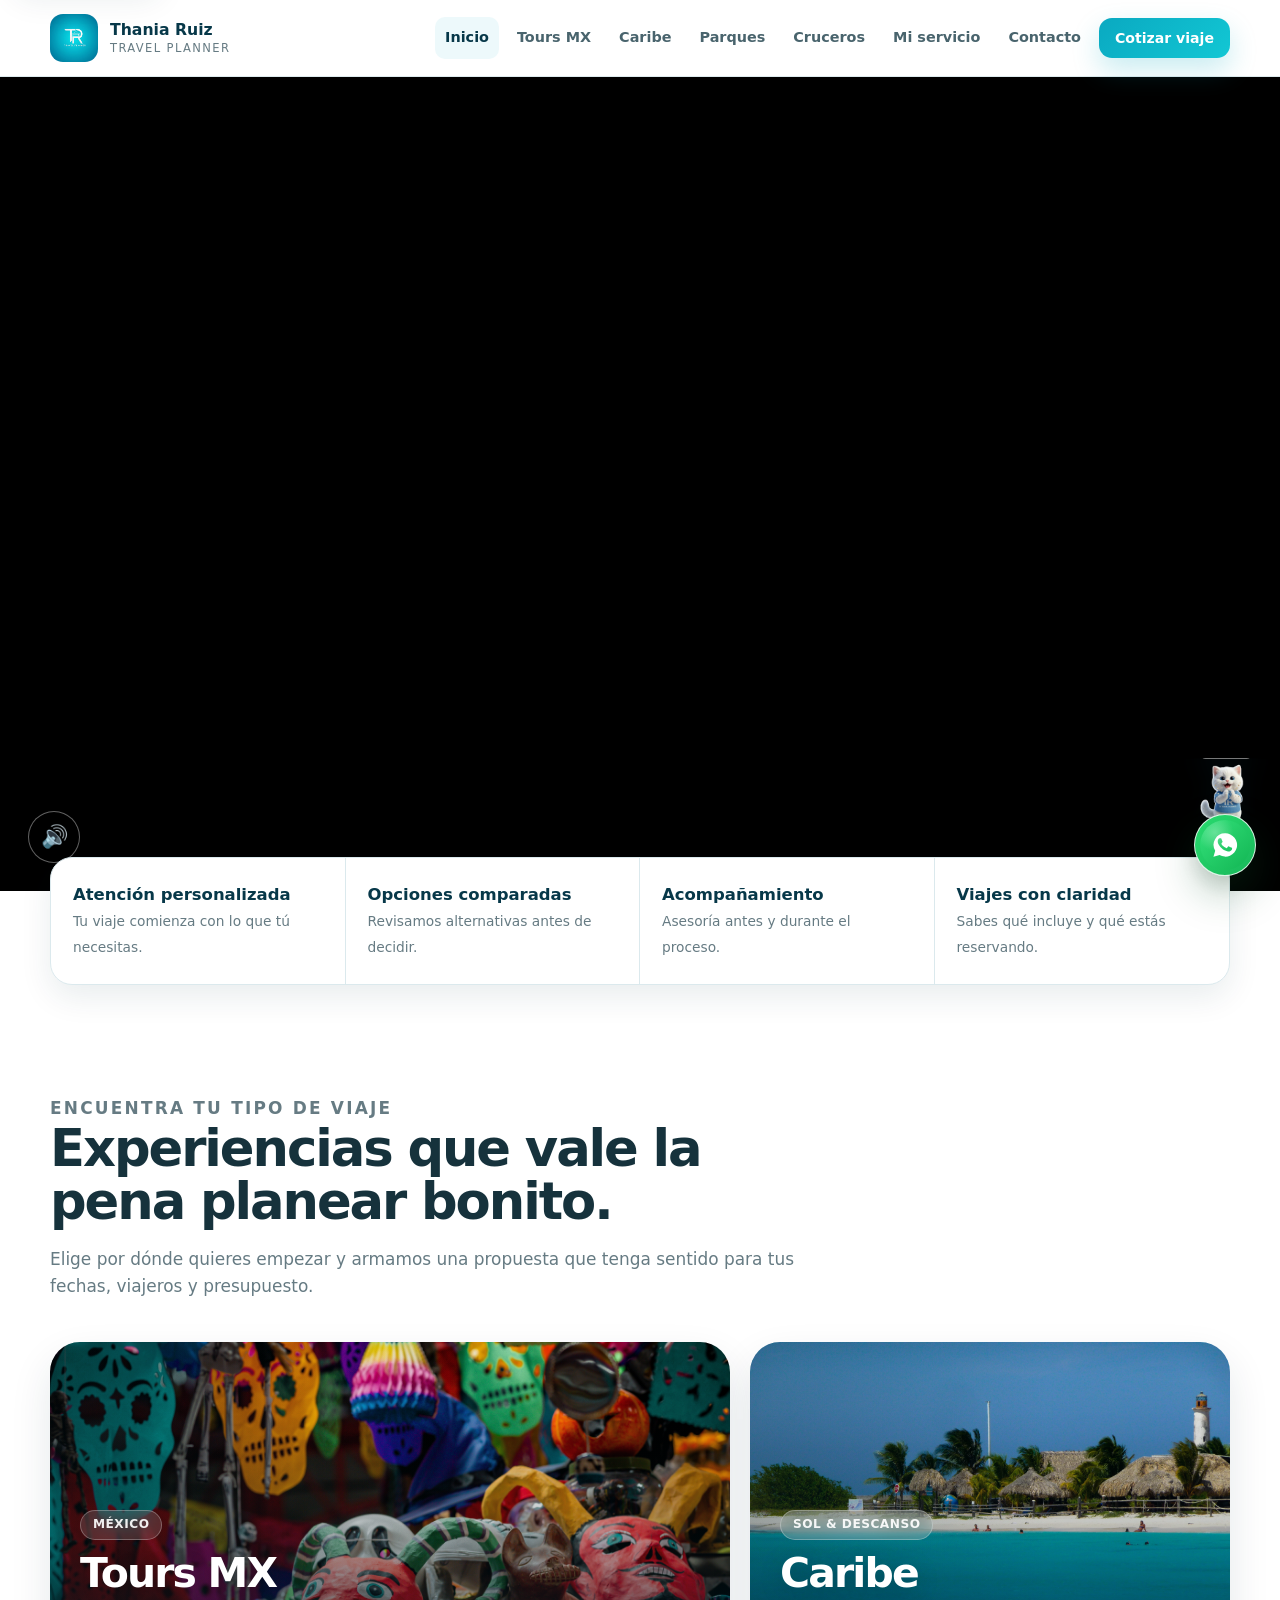
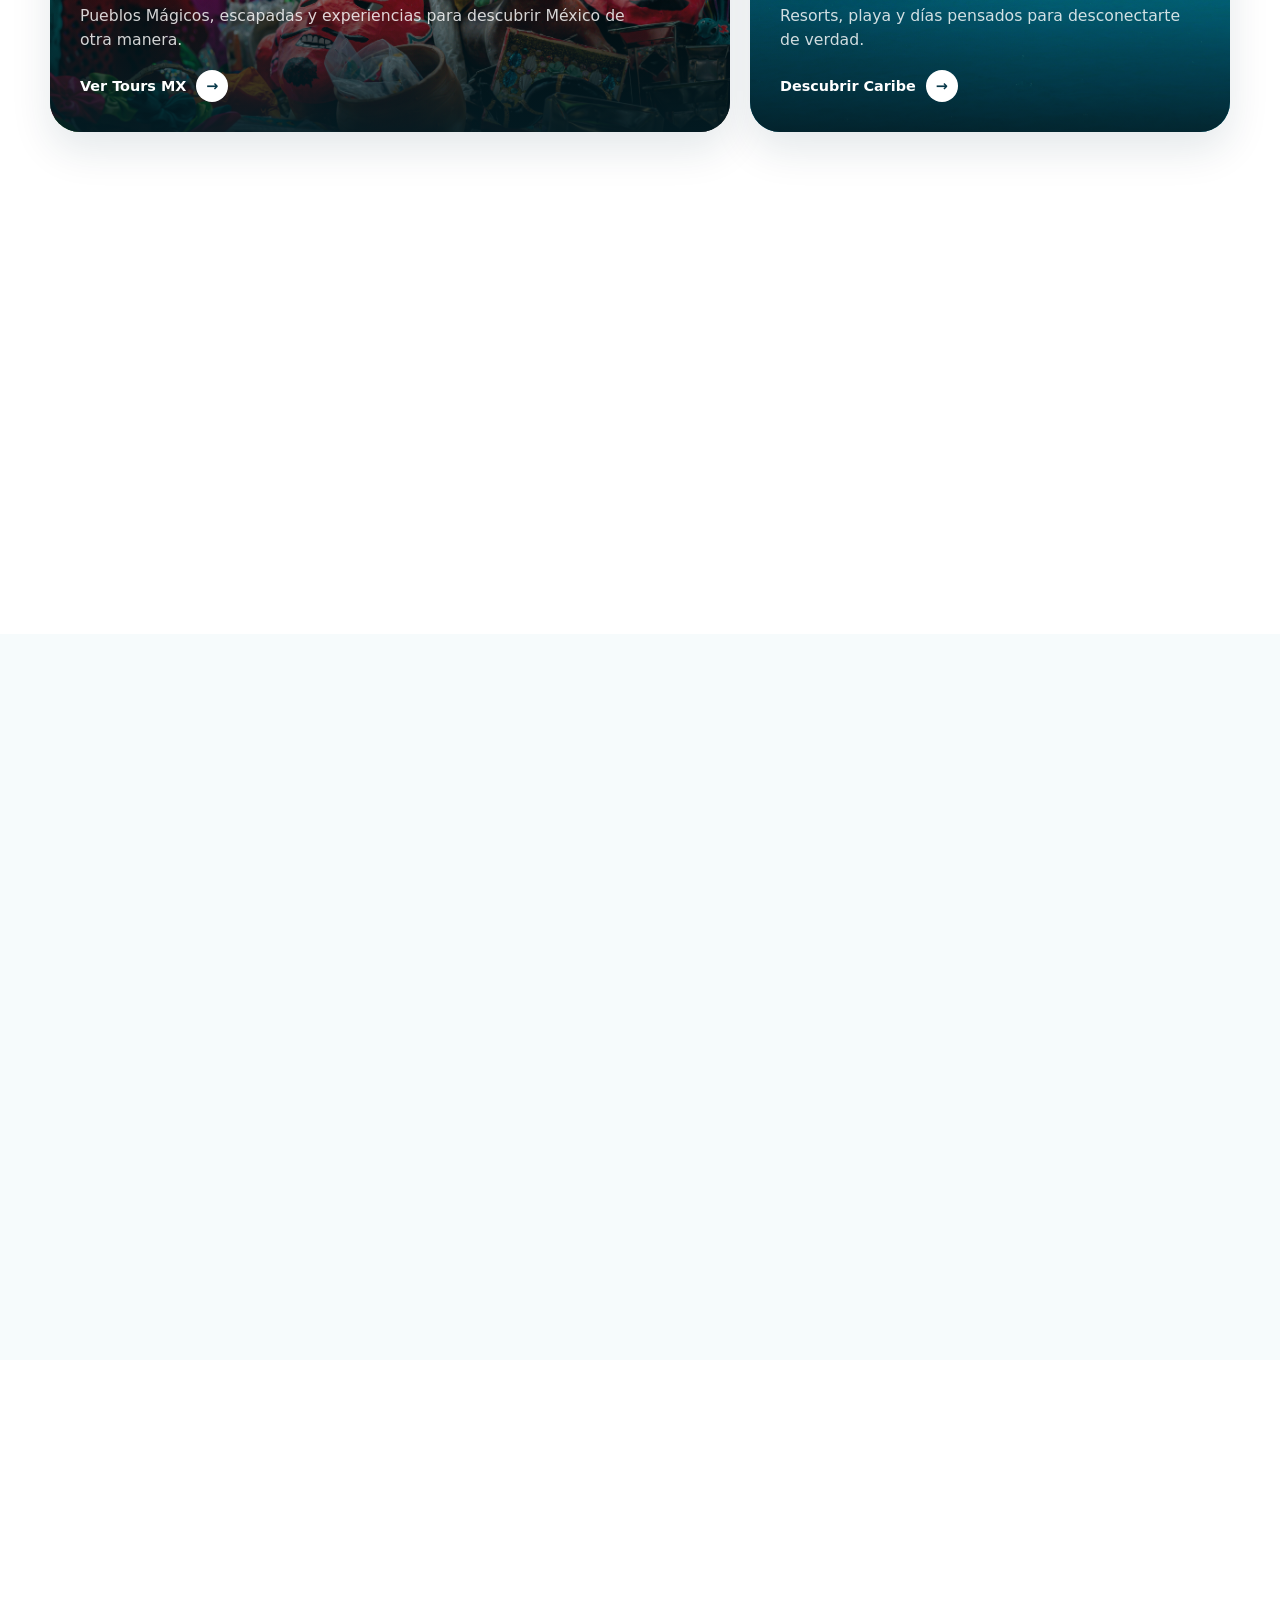
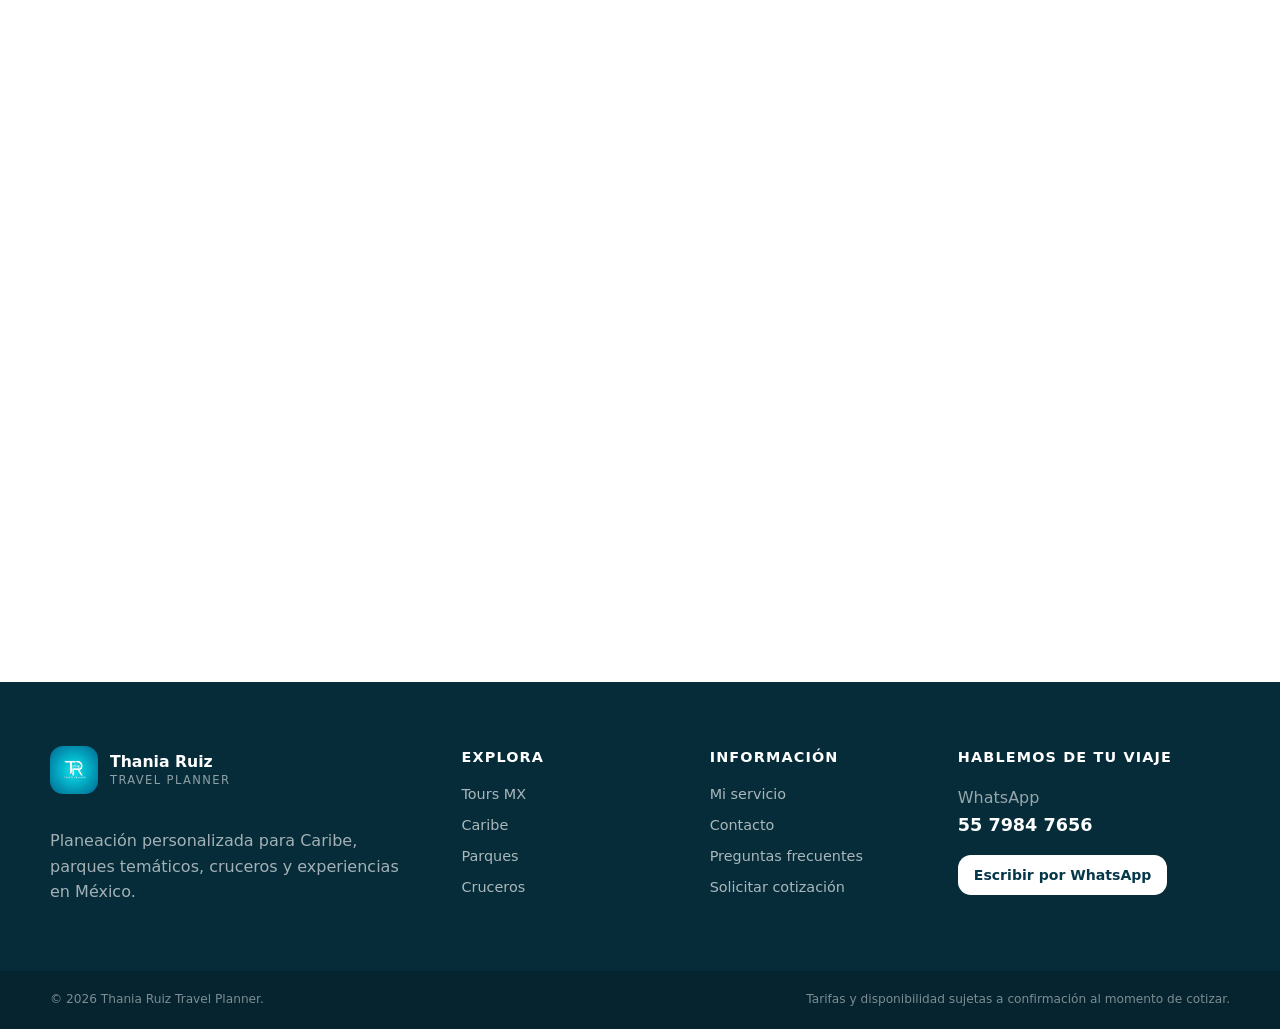
<file: index.html>
<!doctype html>
<html lang="es">
<head>
  <meta charset="utf-8">
  <meta name="viewport" content="width=device-width, initial-scale=1">
  <title>Thania Ruiz Travel Planner | Caribe, Parques, Cruceros y Tours MX</title>
  <meta name="description" content="Planeación personalizada para Caribe, parques temáticos, cruceros y experiencias en México con Thania Ruiz Travel Planner.">
  <meta name="theme-color" content="#073849">
  <link rel="icon" href="assets/logo.webp">
  <link rel="stylesheet" href="css/styles.css?v=16">

  <style>
    /* CTA final de Inicio — solo este bloque */
    .cta.cta-photo {
      padding: 0;
      border-radius: 34px;
      overflow: hidden;
      background: linear-gradient(135deg, #0d4d61 0%, #1caec0 100%);
      box-shadow: 0 20px 54px rgba(6, 52, 67, .16);
    }
    .cta-photo .cta-inner {
      display: grid;
      grid-template-columns: minmax(0, 1.08fr) minmax(340px, .92fr);
      align-items: stretch;
      gap: 0;
      padding: 0;
      min-height: 280px;
    }
    .cta-photo-copy {
      display: flex;
      flex-direction: column;
      justify-content: center;
      padding: 46px 48px;
      color: #fff;
    }
    .cta-photo-copy h2 {
      margin: 0;
      color: #fff;
      font-size: clamp(2.35rem, 4vw, 4rem);
      line-height: .98;
      letter-spacing: -.045em;
    }
    .cta-photo-copy p {
      margin: 14px 0 0;
      max-width: 610px;
      color: rgba(255,255,255,.9);
      font-size: 1.06rem;
    }
    .cta-photo-copy .btn {
      margin-top: 26px;
      align-self: flex-start;
    }
    .cta-photo-media {
      min-height: 280px;
      position: relative;
      overflow: hidden;
    }
    .cta-photo-media::after {
      content: "";
      position: absolute;
      inset: 0;
      background: linear-gradient(90deg, rgba(19,174,192,.32) 0%, rgba(19,174,192,0) 28%);
      pointer-events: none;
    }
    .cta-photo-media img {
      width: 100%;
      height: 100%;
      object-fit: cover;
      object-position: center 52%;
      display: block;
    }
    @media (max-width: 900px) {
      .cta-photo .cta-inner { grid-template-columns: 1fr; }
      .cta-photo-media { order: -1; min-height: 230px; }
      .cta-photo-copy { padding: 34px 26px; }
      .cta-photo-copy .btn { width: 100%; }
    }
  </style>


  <style>
    /* Inicio v18 — video dentro del hero */
    .hero.hero-with-video{
      position:relative;
      overflow:hidden;
      isolation:isolate;
      background:#073849;
    }

    .hero-with-video .hero-bg-video{
      position:absolute;
      inset:0;
      width:100%;
      height:100%;
      object-fit:cover;
      object-position:center center;
      z-index:-3;
    }

    .hero-with-video .hero-video-overlay{
      position:absolute;
      inset:0;
      z-index:-2;
      pointer-events:none;
      background:
        linear-gradient(
          90deg,
          rgba(4,39,50,.94) 0%,
          rgba(4,52,63,.88) 26%,
          rgba(6,69,78,.68) 48%,
          rgba(7,78,84,.34) 70%,
          rgba(7,78,84,.16) 100%
        ),
        linear-gradient(
          180deg,
          rgba(0,0,0,.08) 0%,
          rgba(0,0,0,.03) 58%,
          rgba(0,0,0,.16) 100%
        );
    }

    .hero-with-video .hero-inner{
      position:relative;
      z-index:1;
    }

    .hero-with-video .hero-copy h1,
    .hero-with-video .hero-copy > p{
      text-shadow:0 3px 20px rgba(0,0,0,.28);
    }

    @media (max-width: 760px){
      .hero-with-video .hero-bg-video{
        object-position:center center;
      }

      .hero-with-video .hero-video-overlay{
        background:
          linear-gradient(
            90deg,
            rgba(4,39,50,.94) 0%,
            rgba(4,52,63,.82) 56%,
            rgba(5,66,75,.44) 100%
          );
      }
    }

    @media (prefers-reduced-motion: reduce){
      .hero-with-video .hero-bg-video{
        display:none;
      }
    }
  </style>


  <style>
    /* FIX v19: el video debe quedar visible dentro del hero */
    .hero.hero-with-video{
      position:relative !important;
      overflow:hidden !important;
      isolation:isolate !important;
      background:#073849 !important;
    }

    .hero.hero-with-video::before,
    .hero.hero-with-video::after{
      z-index:1 !important;
      pointer-events:none !important;
    }

    .hero-with-video .hero-bg-video{
      position:absolute !important;
      inset:0 !important;
      width:100% !important;
      height:100% !important;
      object-fit:cover !important;
      object-position:center center !important;
      display:block !important;
      z-index:0 !important;
      opacity:1 !important;
      visibility:visible !important;
    }

    .hero-with-video .hero-video-overlay{
      position:absolute !important;
      inset:0 !important;
      z-index:1 !important;
      pointer-events:none !important;
      background:
        linear-gradient(
          90deg,
          rgba(4,39,50,.88) 0%,
          rgba(4,52,63,.78) 28%,
          rgba(6,69,78,.52) 50%,
          rgba(7,78,84,.22) 72%,
          rgba(7,78,84,.08) 100%
        ) !important;
    }

    .hero-with-video .hero-inner{
      position:relative !important;
      z-index:2 !important;
    }

    @media (prefers-reduced-motion: reduce){
      .hero-with-video .hero-bg-video{
        display:block !important;
      }
    }
  </style>


  <style>
    /* Inicio v20 — hero solo con video */
    .hero.hero-with-video.hero-video-only{
      position:relative !important;
      min-height:calc(100vh - 86px) !important;
      overflow:hidden !important;
      background:#000 !important;
      padding:0 !important;
      isolation:isolate;
    }

    .hero-video-only .hero-bg-video{
      position:absolute !important;
      inset:0 !important;
      width:100% !important;
      height:100% !important;
      object-fit:cover !important;
      object-position:center center !important;
      display:block !important;
      z-index:0 !important;
      opacity:1 !important;
      visibility:visible !important;
    }

    .hero-video-only::before,
    .hero-video-only::after,
    .hero-video-only .hero-video-overlay,
    .hero-video-only .hero-inner{
      display:none !important;
    }

    .hero-sound-toggle{
      position:absolute;
      left:28px;
      bottom:28px;
      z-index:4;
      width:52px;
      height:52px;
      border:1px solid rgba(255,255,255,.38);
      border-radius:50%;
      background:rgba(0,0,0,.42);
      color:#fff;
      display:grid;
      place-items:center;
      font-size:22px;
      line-height:1;
      cursor:pointer;
      backdrop-filter:blur(8px);
      box-shadow:0 12px 26px rgba(0,0,0,.22);
    }

    .hero-sound-toggle:hover{
      transform:translateY(-1px);
      background:rgba(0,0,0,.58);
    }

    @media (max-width:760px){
      .hero.hero-with-video.hero-video-only{
        min-height:72vh !important;
      }

      .hero-video-only .hero-bg-video{
        object-position:center center !important;
      }

      .hero-sound-toggle{
        left:18px;
        bottom:18px;
        width:46px;
        height:46px;
        font-size:20px;
      }
    }
  </style>

</head>
<body data-page="inicio">
  <header id="site-header"></header>

  <main id="contenido">
    <section class="hero hero-with-video hero-video-only">
      <video id="heroVideo" class="hero-bg-video" autoplay loop playsinline preload="auto" controlslist="nodownload noplaybackrate">
        <source src="assets/hero-video.mp4" type="video/mp4">
      </video>
      <button id="heroSoundToggle" class="hero-sound-toggle" type="button" aria-label="Activar o desactivar sonido" title="Sonido">🔊</button>
    </section>

    <div class="trust-strip">
      <div class="container trust-grid reveal">
        <div class="trust-item"><strong>Atención personalizada</strong><span>Tu viaje comienza con lo que tú necesitas.</span></div>
        <div class="trust-item"><strong>Opciones comparadas</strong><span>Revisamos alternativas antes de decidir.</span></div>
        <div class="trust-item"><strong>Acompañamiento</strong><span>Asesoría antes y durante el proceso.</span></div>
        <div class="trust-item"><strong>Viajes con claridad</strong><span>Sabes qué incluye y qué estás reservando.</span></div>
      </div>
    </div>

    <section class="section">
      <div class="container">
        <div class="section-head reveal">
          <p class="eyebrow">Encuentra tu tipo de viaje</p>
          <h2>Experiencias que vale la pena planear bonito.</h2>
          <p>Elige por dónde quieres empezar y armamos una propuesta que tenga sentido para tus fechas, viajeros y presupuesto.</p>
        </div>
        <div class="home-experience-grid">
          <a class="home-experience-card home-experience-wide home-tours reveal" href="salidas.html">
            <div class="home-experience-content">
              <span class="home-experience-kicker">México</span>
              <h3>Tours MX</h3>
              <p>Pueblos Mágicos, escapadas y experiencias para descubrir México de otra manera.</p>
              <span class="home-experience-link">Ver Tours MX <span>→</span></span>
            </div>
          </a>

          <a class="home-experience-card home-caribe reveal" href="caribe.html">
            <div class="home-experience-content">
              <span class="home-experience-kicker">Sol & descanso</span>
              <h3>Caribe</h3>
              <p>Resorts, playa y días pensados para desconectarte de verdad.</p>
              <span class="home-experience-link">Descubrir Caribe <span>→</span></span>
            </div>
          </a>

          <a class="home-experience-card home-parques reveal" href="parques.html">
            <div class="home-experience-content">
              <span class="home-experience-kicker">Magia & adrenalina</span>
              <h3>Parques</h3>
              <p>Disney y Universal con una planeación hecha para disfrutar cada día.</p>
              <span class="home-experience-link">Planear mi visita <span>→</span></span>
            </div>
          </a>

          <a class="home-experience-card home-experience-wide home-cruceros reveal" href="cruceros.html">
            <div class="home-experience-content">
              <span class="home-experience-kicker">Navega distinto</span>
              <h3>Cruceros</h3>
              <p>Itinerarios, cabinas y rutas para elegir la experiencia que mejor haga match contigo.</p>
              <span class="home-experience-link">Explorar cruceros <span>→</span></span>
            </div>
          </a>
        </div>
      </div>
    </section>

    <section class="section section-soft">
      <div class="container split">
        <div class="visual-panel reveal takito-service-panel">
          <img class="takito-office" src="assets/takito-office.png" alt="Takito, mascota de Thania Ruiz Travel Planner">
          <div class="takito-mini-label" aria-hidden="true">¡Listo para planear! ✈</div>
          <div class="visual-note"><strong>Tu viaje, bien acompañado.</strong><p>La idea es que disfrutes también el proceso: desde la primera cotización hasta tener todo listo para viajar.</p></div>
        </div>
        <div class="copy reveal">
          <p class="eyebrow">Mi servicio</p>
          <h2>Una planeación cercana y hecha para ti.</h2>
          <p>No se trata solo de encontrar un precio. Se trata de entender qué quieres vivir, comparar opciones y ayudarte a tomar una decisión con tranquilidad.</p>
          <ul class="check-list">
            <li>Atención personalizada desde la primera conversación.</li>
            <li>Comparación de opciones según tus prioridades.</li>
            <li>Asesoría previa con tips y recomendaciones.</li>
            <li>Acompañamiento durante todo el proceso.</li>
          </ul>
          <a class="btn" href="nosotros.html">Conoce mi servicio</a>
        </div>
      </div>
    </section>

    <section class="section">
      <div class="container">
        <div class="majorista-banner reveal tours-banner">
          <div class="majorista-inner">
            <div>
              <p class="eyebrow">Tours MX</p>
              <h2>Escapadas listas para hacer las maletas.</h2>
              <p>Explora opciones en Pueblos Mágicos, Caribe y tours acuáticos. Revisa fechas, precios de referencia y consulta disponibilidad por WhatsApp.</p>
            </div>
            <a class="btn btn-light" href="salidas.html">Ver Tours MX</a>
          </div>
        </div>
      </div>
    </section>

    <section class="section pt-0">
      <div class="container">
        <div class="cta cta-photo reveal">
          <div class="cta-inner">
            <div class="cta-photo-copy">
              <h2>¿Ya tienes una idea de viaje?</h2>
              <p>Cuéntame cuántas personas viajan y tu presupuesto aproximado. A partir de ahí empezamos.</p>
              <a class="btn btn-light" href="contacto.html#cotizar">Quiero cotizar</a>
            </div>
            <div class="cta-photo-media" aria-hidden="true">
              <img src="assets/cta-viaje-avion.jpg" alt="">
            </div>
          </div>
        </div>
      </div>
    </section>
  </main>

  <footer id="site-footer"></footer>
  <div class="whatsapp-companion">
    <img class="takito-peek" src="assets/takito-bravo.png" alt="" aria-hidden="true">
    <a class="whatsapp-float" data-wa-message="Hola Thania, quiero información para planear un viaje." aria-label="Escribir por WhatsApp"><svg viewBox="0 0 24 24" aria-hidden="true"><path d="M12.04 2a9.82 9.82 0 0 0-8.43 14.87L2.1 22l5.25-1.38A9.99 9.99 0 1 0 12.04 2Zm5.79 14.08c-.25.7-1.47 1.34-2.02 1.42-.52.08-1.18.12-1.9-.12-.44-.14-1-.33-1.73-.64-3.04-1.31-5.03-4.36-5.18-4.56-.15-.2-1.24-1.65-1.24-3.15s.79-2.24 1.07-2.54c.28-.3.61-.37.81-.37.2 0 .4 0 .58.01.19.01.44-.07.69.53.25.6.84 2.05.91 2.2.08.15.13.33.03.53-.1.2-.15.33-.3.51-.15.18-.32.4-.46.53-.15.15-.3.31-.13.61.18.3.79 1.3 1.69 2.11 1.16 1.03 2.14 1.35 2.44 1.5.3.15.48.13.66-.08.18-.2.76-.89.96-1.19.2-.3.4-.25.68-.15.28.1 1.77.84 2.08.99.3.15.51.23.58.35.08.13.08.73-.17 1.43Z"/></svg></a>
  </div>
  <script src="js/main.js?v=18"></script>

<script>
document.addEventListener('DOMContentLoaded', () => {
  const video = document.getElementById('heroVideo');
  const toggle = document.getElementById('heroSoundToggle');
  if (!video || !toggle) return;

  // Estado deseado al cargar: sonido ACTIVO.
  video.muted = false;
  video.volume = 1;

  const updateIcon = () => {
    toggle.textContent = video.muted ? '🔇' : '🔊';
    toggle.setAttribute('aria-label', video.muted ? 'Activar sonido' : 'Silenciar video');
    toggle.title = video.muted ? 'Activar sonido' : 'Silenciar';
  };

  const startWithSound = async () => {
    try {
      video.muted = false;
      video.volume = 1;
      await video.play();
    } catch (err) {
      // Algunos navegadores bloquean autoplay con sonido.
      // En ese caso mantenemos el video visible y el botón permite activar audio al primer toque.
      video.muted = true;
      try { await video.play(); } catch (_) {}
    }
    updateIcon();
  };

  toggle.addEventListener('click', async () => {
    video.muted = !video.muted;
    video.volume = 1;
    try { await video.play(); } catch (_) {}
    updateIcon();
  });

  startWithSound();
});
</script>

</body>
</html>
</file>
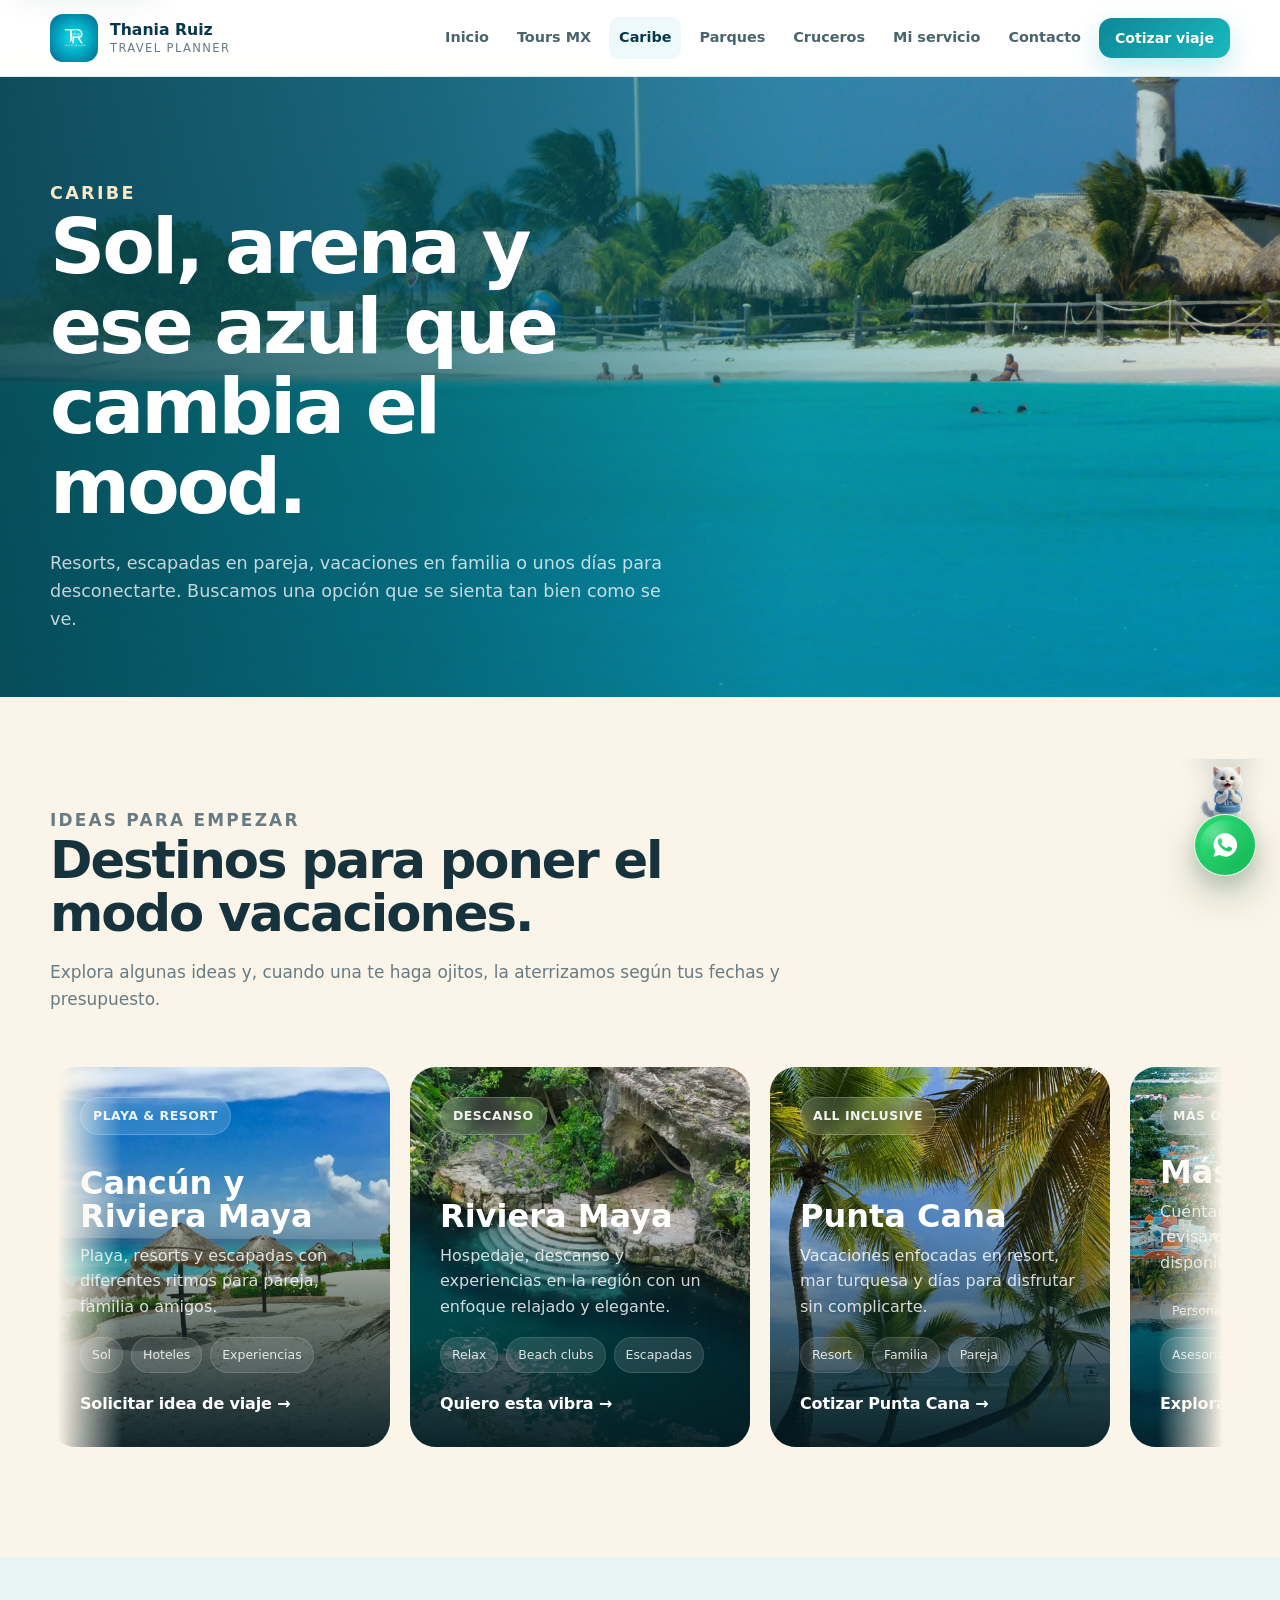
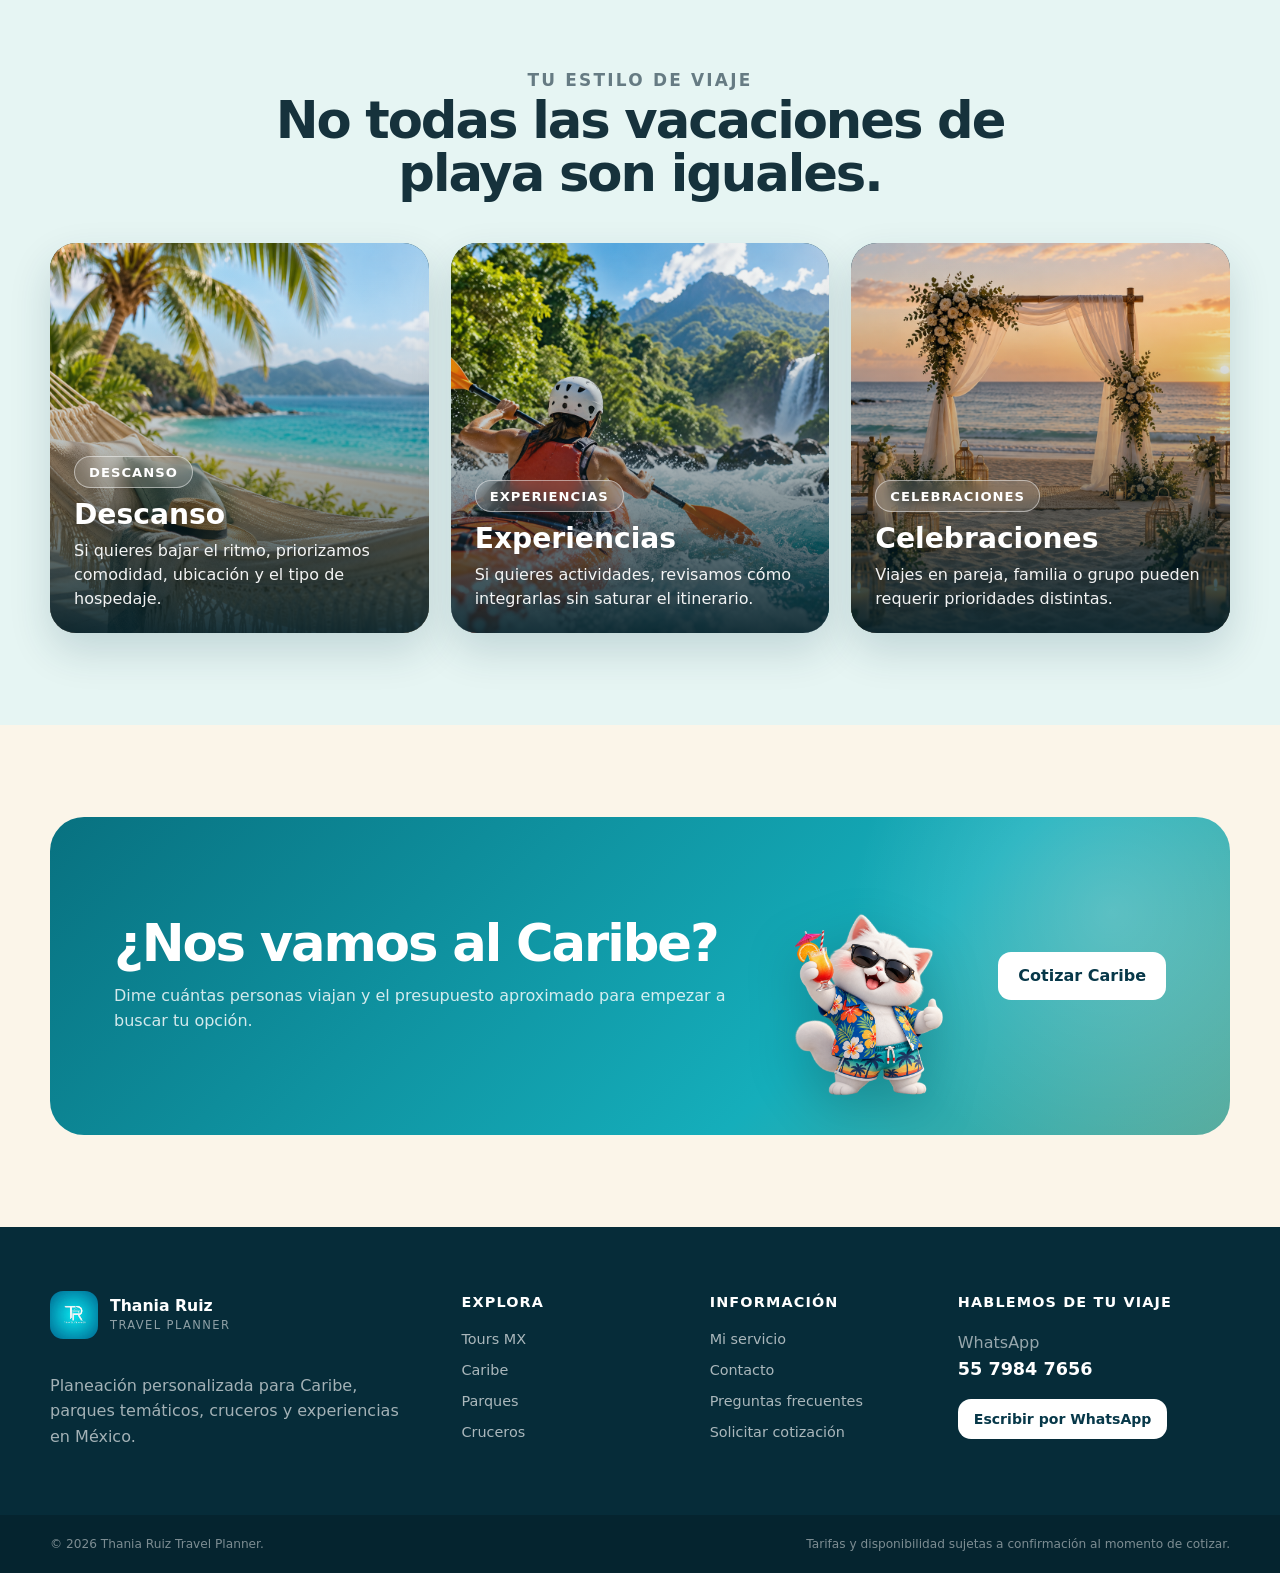
<file: caribe.html>
<!DOCTYPE html>
<html lang="es"><head><meta charset="utf-8"><meta name="viewport" content="width=device-width, initial-scale=1"><title>Caribe | Thania Ruiz Travel Planner</title><meta name="description" content="Planea escapadas y vacaciones en destinos del Caribe con Thania Ruiz Travel Planner."><meta name="theme-color" content="#1aa9b8"><link rel="icon" href="assets/logo.webp"><link rel="stylesheet" href="css/styles.css?v=14">
  <style>
    /* Caribe — ajuste puntual del hero */
    body[data-page="caribe"] .page-hero.caribe-hero-clean {
      background:
        linear-gradient(90deg, rgba(7,68,78,.88) 0%, rgba(8,92,104,.72) 34%, rgba(15,130,143,.42) 62%, rgba(8,74,84,.10) 100%),
        url('assets/caribe-hero.jpg') center 48% / cover no-repeat !important;
    }
    .caribe-hero-clean .page-hero-inner {
      min-height: 470px;
      padding: 80px 0 64px;
      display: flex;
      align-items: center;
    }
    .caribe-hero-clean .page-intro {
      max-width: 620px;
    }
    @media (max-width: 900px) {
      .caribe-hero-clean .page-hero-inner {
        min-height: 380px;
        padding: 64px 0 48px;
      }
    }
  </style>


  <style>
    /* Caribe · fotos reales en tarjetas */
    body[data-page="caribe"] .destination-card.punta::before {
      background:
        linear-gradient(180deg, rgba(4,36,45,.02) 0%, rgba(4,36,45,.14) 42%, rgba(3,31,40,.46) 100%),
        url('assets/caribe-cards/punta-cana.webp') center 48% / cover no-repeat !important;
    }

    body[data-page="caribe"] .destination-card.caribbean::before {
      background:
        linear-gradient(180deg, rgba(4,36,45,.02) 0%, rgba(4,36,45,.13) 42%, rgba(3,31,40,.44) 100%),
        url('assets/caribe-cards/mas-caribe.webp') center 45% / cover no-repeat !important;
    }

    body[data-page="caribe"] .destination-card.cancun::before {
      background:
        linear-gradient(180deg, rgba(4,36,45,.02) 0%, rgba(4,36,45,.12) 42%, rgba(3,31,40,.46) 100%),
        url('assets/caribe-cards/cancun-riviera-maya.webp') center 52% / cover no-repeat !important;
    }

    body[data-page="caribe"] .destination-card.riviera::before {
      background:
        linear-gradient(180deg, rgba(4,36,45,.02) 0%, rgba(4,36,45,.14) 42%, rgba(3,31,40,.5) 100%),
        url('assets/caribe-cards/riviera-maya.webp') center 54% / cover no-repeat !important;
    }

    body[data-page="caribe"] .destination-card.is-carousel::after {
      background: linear-gradient(
        180deg,
        rgba(3,25,32,.02) 8%,
        rgba(3,25,32,.12) 42%,
        rgba(3,25,32,.88) 100%
      ) !important;
    }
  </style>


  <style>
    /* Caribe · CTA con Takito */
    body[data-page="caribe"] .cta.caribe-cta-with-takito {
      overflow: hidden;
    }
    body[data-page="caribe"] .caribe-cta-with-takito .cta-inner {
      display: grid;
      grid-template-columns: minmax(0, 1fr) 210px auto;
      align-items: center;
      gap: 24px;
    }
    body[data-page="caribe"] .caribe-cta-with-takito .cta-copy {
      max-width: 700px;
    }
    body[data-page="caribe"] .caribe-cta-with-takito .cta-takito {
      width: 205px;
      max-width: 100%;
      height: auto;
      display: block;
      justify-self: center;
      align-self: end;
      transform: translateY(28px);
      filter: drop-shadow(0 16px 26px rgba(0,0,0,.20));
      pointer-events: none;
      user-select: none;
    }
    @media (max-width: 980px) {
      body[data-page="caribe"] .caribe-cta-with-takito .cta-inner {
        grid-template-columns: 1fr;
        text-align: left;
      }
      body[data-page="caribe"] .caribe-cta-with-takito .cta-takito {
        width: 150px;
        justify-self: start;
        transform: translateY(10px);
      }
      body[data-page="caribe"] .caribe-cta-with-takito .btn {
        justify-self: start;
      }
    }
  </style>


  <style>
    /* Caribe v6 · sección visual para estilos de viaje */
    body[data-page="caribe"] .caribe-style-grid {
      display:grid;
      grid-template-columns:repeat(3, minmax(0,1fr));
      gap:22px;
    }

    body[data-page="caribe"] .caribe-style-card {
      position:relative;
      min-height:390px;
      overflow:hidden;
      border-radius:26px;
      background:#073849;
      box-shadow:0 18px 42px rgba(7,59,73,.16);
      isolation:isolate;
    }

    body[data-page="caribe"] .caribe-style-card img {
      position:absolute;
      inset:0;
      width:100%;
      height:100%;
      object-fit:cover;
      z-index:-3;
      transition:transform .45s ease;
    }

    body[data-page="caribe"] .caribe-style-card:nth-child(1) img { object-position:center center; }
    body[data-page="caribe"] .caribe-style-card:nth-child(2) img { object-position:center center; }
    body[data-page="caribe"] .caribe-style-card:nth-child(3) img { object-position:center center; }

    body[data-page="caribe"] .caribe-style-card::after {
      content:"";
      position:absolute;
      inset:0;
      z-index:-2;
      background:linear-gradient(180deg, rgba(5,34,43,.05) 20%, rgba(5,34,43,.28) 52%, rgba(5,34,43,.92) 100%);
    }

    body[data-page="caribe"] .caribe-style-copy {
      position:absolute;
      left:24px;
      right:24px;
      bottom:22px;
      z-index:2;
      color:#fff;
    }

    body[data-page="caribe"] .caribe-style-chip {
      display:inline-flex;
      align-items:center;
      min-height:32px;
      padding:0 14px;
      margin-bottom:12px;
      border:1px solid rgba(255,255,255,.48);
      border-radius:999px;
      background:rgba(255,255,255,.14);
      backdrop-filter:blur(7px);
      font-size:.82rem;
      font-weight:800;
      letter-spacing:.08em;
      text-transform:uppercase;
    }

    body[data-page="caribe"] .caribe-style-card h3 {
      color:#fff;
      margin:0 0 8px;
      font-size:clamp(1.45rem, 2.2vw, 1.85rem);
      line-height:1.08;
      text-shadow:0 2px 12px rgba(0,0,0,.22);
    }

    body[data-page="caribe"] .caribe-style-card p {
      color:rgba(255,255,255,.94);
      margin:0;
      line-height:1.5;
      font-size:1rem;
      text-shadow:0 2px 10px rgba(0,0,0,.22);
    }

    body[data-page="caribe"] .caribe-style-card:hover img {
      transform:scale(1.045);
    }

    @media (max-width: 900px) {
      body[data-page="caribe"] .caribe-style-grid {
        grid-template-columns:1fr;
      }
      body[data-page="caribe"] .caribe-style-card {
        min-height:340px;
      }
    }

    @media (max-width: 560px) {
      body[data-page="caribe"] .caribe-style-card {
        min-height:320px;
        border-radius:22px;
      }
      body[data-page="caribe"] .caribe-style-copy {
        left:18px;
        right:18px;
        bottom:18px;
      }
    }
  </style>

</head>
<body data-page="caribe"><header id="site-header"></header><main id="contenido">
<section class="page-hero caribe-hero-takito caribe-hero-clean"><div class="container page-hero-inner"><div class="page-intro reveal"><p class="eyebrow">Caribe</p><h1>Sol, arena y ese azul que cambia el mood.</h1><p>Resorts, escapadas en pareja, vacaciones en familia o unos días para desconectarte. Buscamos una opción que se sienta tan bien como se ve.</p></div></div></section>
<section class="section caribe-destinations"><div class="container"><div class="section-head reveal"><p class="eyebrow">Ideas para empezar</p><h2>Destinos para poner el modo vacaciones.</h2><p>Explora algunas ideas y, cuando una te haga ojitos, la aterrizamos según tus fechas y presupuesto.</p></div><div class="destination-carousel reveal"><div class="destination-track">
<a class="destination-card is-carousel cancun" href="contacto.html#cotizar"><div class="destination-copy"><span class="destination-badge">Playa & resort</span><h3>Cancún y Riviera Maya</h3><p>Playa, resorts y escapadas con diferentes ritmos para pareja, familia o amigos.</p><div class="destination-meta"><span>Sol</span><span>Hoteles</span><span>Experiencias</span></div><span class="destination-cta">Solicitar idea de viaje →</span></div></a>
<a class="destination-card is-carousel riviera" href="contacto.html#cotizar"><div class="destination-copy"><span class="destination-badge">Descanso</span><h3>Riviera Maya</h3><p>Hospedaje, descanso y experiencias en la región con un enfoque relajado y elegante.</p><div class="destination-meta"><span>Relax</span><span>Beach clubs</span><span>Escapadas</span></div><span class="destination-cta">Quiero esta vibra →</span></div></a>
<a class="destination-card is-carousel punta" href="contacto.html#cotizar"><div class="destination-copy"><span class="destination-badge">All inclusive</span><h3>Punta Cana</h3><p>Vacaciones enfocadas en resort, mar turquesa y días para disfrutar sin complicarte.</p><div class="destination-meta"><span>Resort</span><span>Familia</span><span>Pareja</span></div><span class="destination-cta">Cotizar Punta Cana →</span></div></a>
<a class="destination-card is-carousel caribbean" href="contacto.html#cotizar"><div class="destination-copy"><span class="destination-badge">Más opciones</span><h3>Más Caribe</h3><p>Cuéntame qué buscas y revisamos otras opciones disponibles según tu tipo de viaje.</p><div class="destination-meta"><span>Personalizado</span><span>Fechas flexibles</span><span>Asesoría</span></div><span class="destination-cta">Explorar opciones →</span></div></a>
<a class="destination-card is-carousel cancun" href="contacto.html#cotizar" aria-hidden="true"><div class="destination-copy"><span class="destination-badge">Playa & resort</span><h3>Cancún y Riviera Maya</h3><p>Playa, resorts y escapadas con diferentes ritmos para pareja, familia o amigos.</p><div class="destination-meta"><span>Sol</span><span>Hoteles</span><span>Experiencias</span></div><span class="destination-cta">Solicitar idea de viaje →</span></div></a>
<a class="destination-card is-carousel riviera" href="contacto.html#cotizar" aria-hidden="true"><div class="destination-copy"><span class="destination-badge">Descanso</span><h3>Riviera Maya</h3><p>Hospedaje, descanso y experiencias en la región con un enfoque relajado y elegante.</p><div class="destination-meta"><span>Relax</span><span>Beach clubs</span><span>Escapadas</span></div><span class="destination-cta">Quiero esta vibra →</span></div></a>
<a class="destination-card is-carousel punta" href="contacto.html#cotizar" aria-hidden="true"><div class="destination-copy"><span class="destination-badge">All inclusive</span><h3>Punta Cana</h3><p>Vacaciones enfocadas en resort, mar turquesa y días para disfrutar sin complicarte.</p><div class="destination-meta"><span>Resort</span><span>Familia</span><span>Pareja</span></div><span class="destination-cta">Cotizar Punta Cana →</span></div></a>
<a class="destination-card is-carousel caribbean" href="contacto.html#cotizar" aria-hidden="true"><div class="destination-copy"><span class="destination-badge">Más opciones</span><h3>Más Caribe</h3><p>Cuéntame qué buscas y revisamos otras opciones disponibles según tu tipo de viaje.</p><div class="destination-meta"><span>Personalizado</span><span>Fechas flexibles</span><span>Asesoría</span></div><span class="destination-cta">Explorar opciones →</span></div></a>
</div></div></div></section>
<section class="section section-soft"><div class="container"><div class="section-head center reveal"><p class="eyebrow">Tu estilo de viaje</p><h2>No todas las vacaciones de playa son iguales.</h2></div><div class="caribe-style-grid"><article class="caribe-style-card reveal"><img src="assets/caribe-estilos/descanso-playa.png" alt="Hamaca y playa tranquila para descansar"><div class="caribe-style-copy"><span class="caribe-style-chip">Descanso</span><h3>Descanso</h3><p>Si quieres bajar el ritmo, priorizamos comodidad, ubicación y el tipo de hospedaje.</p></div></article><article class="caribe-style-card reveal"><img src="assets/caribe-estilos/experiencias-aventura.png" alt="Experiencia de kayak en un río de aguas rápidas"><div class="caribe-style-copy"><span class="caribe-style-chip">Experiencias</span><h3>Experiencias</h3><p>Si quieres actividades, revisamos cómo integrarlas sin saturar el itinerario.</p></div></article><article class="caribe-style-card reveal"><img src="assets/caribe-estilos/celebraciones-playa.png" alt="Montaje romántico para boda frente al mar"><div class="caribe-style-copy"><span class="caribe-style-chip">Celebraciones</span><h3>Celebraciones</h3><p>Viajes en pareja, familia o grupo pueden requerir prioridades distintas.</p></div></article></div></div></section>
<section class="section"><div class="container"><div class="cta reveal caribe-cta-with-takito"><div class="cta-inner"><div class="cta-copy"><h2>¿Nos vamos al Caribe?</h2><p>Dime cuántas personas viajan y el presupuesto aproximado para empezar a buscar tu opción.</p></div><img class="cta-takito" src="assets/takito/takito-bebida.png" alt="Takito listo para unas vacaciones en el Caribe"><a class="btn btn-light" data-wa-message="Hola Thania, quiero cotizar un viaje al Caribe.">Cotizar Caribe</a></div></div></div></section>
</main><footer id="site-footer"></footer><div class="whatsapp-companion">
    <img class="takito-peek" src="assets/takito-bravo.png" alt="" aria-hidden="true">
    <a class="whatsapp-float" data-wa-message="Hola Thania, quiero cotizar un viaje al Caribe." aria-label="Escribir por WhatsApp"><svg viewBox="0 0 24 24"><path d="M12.04 2a9.82 9.82 0 0 0-8.43 14.87L2.1 22l5.25-1.38A9.99 9.99 0 1 0 12.04 2Zm5.79 14.08c-.25.7-1.47 1.34-2.02 1.42-.52.08-1.18.12-1.9-.12-.44-.14-1-.33-1.73-.64-3.04-1.31-5.03-4.36-5.18-4.56-.15-.2-1.24-1.65-1.24-3.15s.79-2.24 1.07-2.54c.28-.3.61-.37.81-.37.2 0 .4 0 .58.01.19.01.44-.07.69.53.25.6.84 2.05.91 2.2.08.15.13.33.03.53-.1.2-.15.33-.3.51-.15.18-.32.4-.46.53-.15.15-.3.31-.13.61.18.3.79 1.3 1.69 2.11 1.16 1.03 2.14 1.35 2.44 1.5.3.15.48.13.66-.08.18-.2.76-.89.96-1.19.2-.3.4-.25.68-.15.28.1 1.77.84 2.08.99.3.15.51.23.58.35.08.13.08.73-.17 1.43Z"/></svg></a>
  </div><script src="js/main.js?v=14"></script></body></html>
</file>
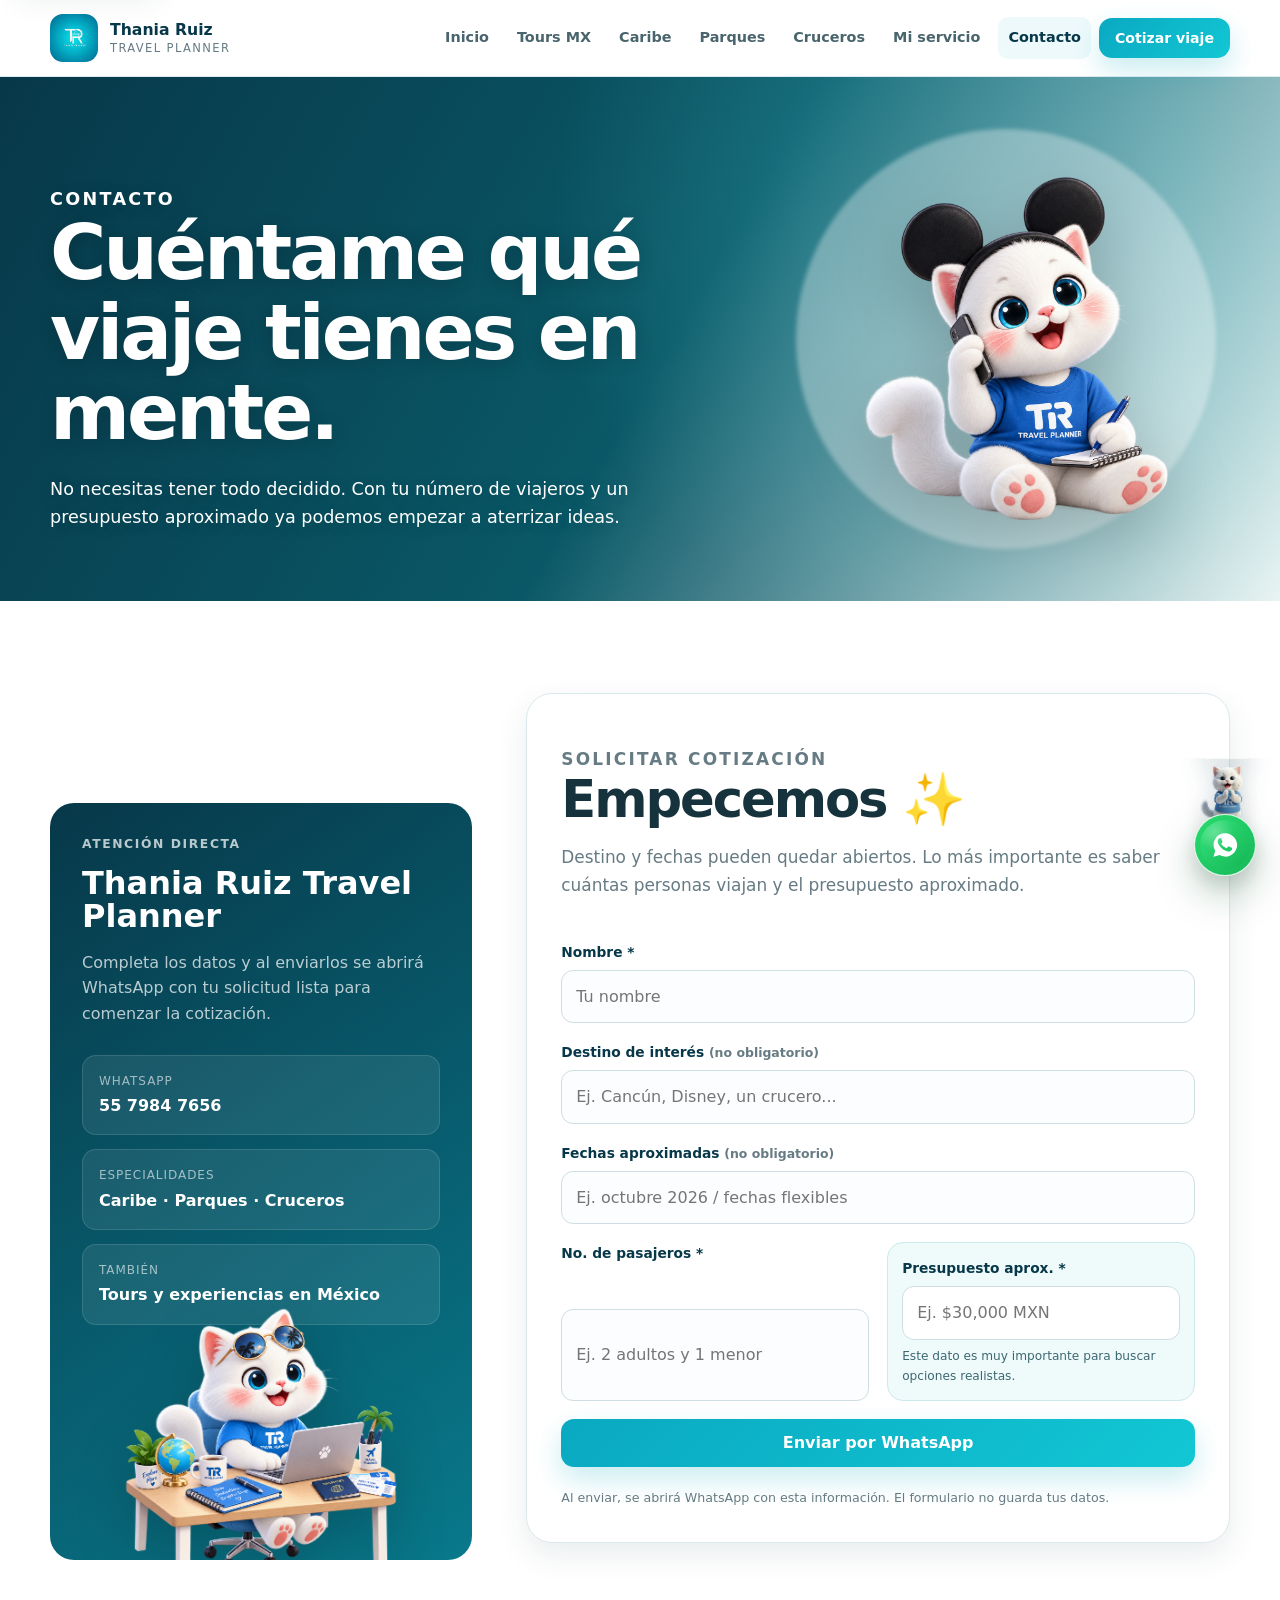
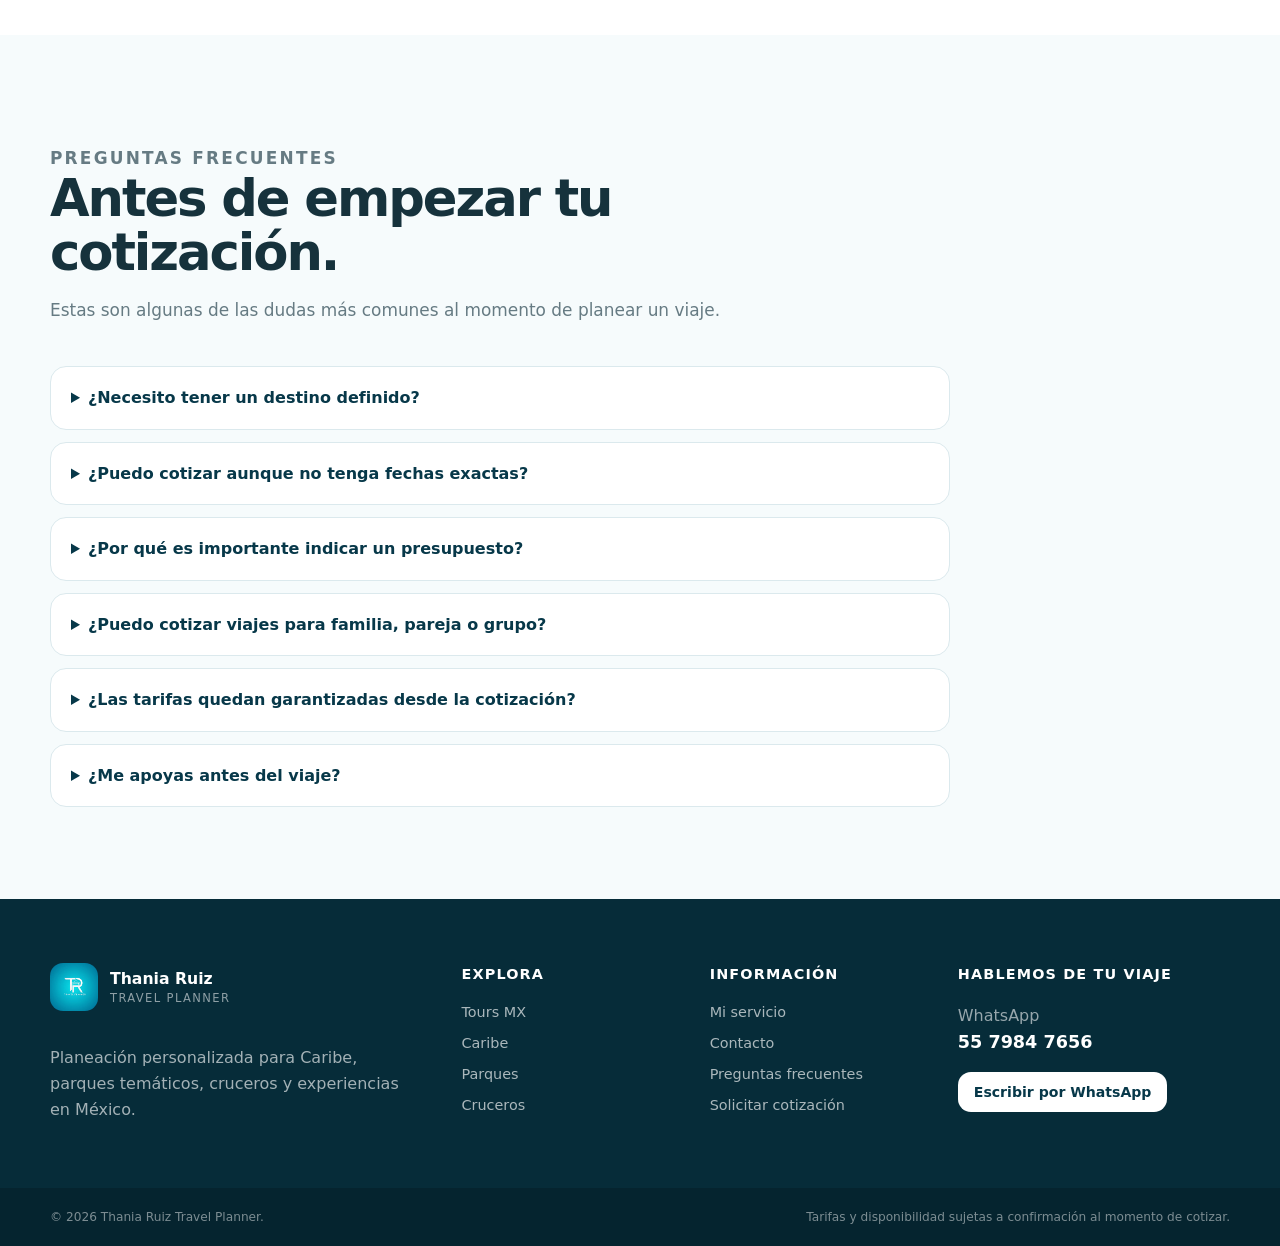
<file: contacto.html>
<!doctype html>
<html lang="es"><head><meta charset="utf-8"><meta name="viewport" content="width=device-width, initial-scale=1"><title>Contacto y cotización | Thania Ruiz Travel Planner</title><meta name="description" content="Solicita una cotización personalizada con Thania Ruiz Travel Planner."><meta name="theme-color" content="#073849"><link rel="icon" href="assets/logo.webp"><link rel="stylesheet" href="css/styles.css?v=14">
  <style>
    /* Contacto — hero con Takito atendiendo el teléfono */
    body[data-page="contacto"] .page-hero {
      position: relative;
      overflow: hidden;
      background:
        radial-gradient(circle at 78% 28%, rgba(91,220,228,.18) 0 18%, transparent 42%),
        linear-gradient(120deg, #073849 0%, #0a5867 52%, #e8f4f3 100%) !important;
    }

    body[data-page="contacto"] .page-hero::after {
      content: "";
      position: absolute;
      width: 420px;
      height: 420px;
      right: 5%;
      top: 50%;
      transform: translateY(-50%);
      border-radius: 50%;
      background: rgba(255,255,255,.34);
      filter: blur(2px);
      pointer-events: none;
    }

    body[data-page="contacto"] .page-hero .page-hero-inner {
      position: relative;
      z-index: 2;
      min-height: 470px;
      padding: 78px 0 62px;
      display: grid;
      grid-template-columns: minmax(0, 1fr) 420px;
      align-items: center;
      gap: 34px;
    }

    body[data-page="contacto"] .page-hero .page-intro {
      max-width: 680px;
    }

    body[data-page="contacto"] .page-hero .page-intro h1,
    body[data-page="contacto"] .page-hero .page-intro p,
    body[data-page="contacto"] .page-hero .page-intro .eyebrow {
      color: #fff;
      text-shadow: 0 3px 18px rgba(0,0,0,.18);
    }

    body[data-page="contacto"] .contact-hero-takito {
      position: relative;
      z-index: 3;
      width: min(390px, 100%);
      height: auto;
      justify-self: center;
      align-self: end;
      margin-bottom: -6px;
      filter: drop-shadow(0 22px 34px rgba(0,0,0,.20));
      user-select: none;
      pointer-events: none;
    }

    @media (max-width: 900px) {
      body[data-page="contacto"] .page-hero .page-hero-inner {
        min-height: 430px;
        padding: 58px 0 0;
        grid-template-columns: 1fr;
        gap: 12px;
      }

      body[data-page="contacto"] .page-hero .page-intro {
        max-width: 100%;
      }

      body[data-page="contacto"] .contact-hero-takito {
        width: min(280px, 70vw);
        justify-self: center;
        margin-top: 0;
      }

      body[data-page="contacto"] .page-hero::after {
        width: 320px;
        height: 320px;
        right: 50%;
        top: auto;
        bottom: -80px;
        transform: translateX(50%);
      }
    }
  </style>


  <style>
    /* Contacto — Takito trabajando dentro de la tarjeta lateral */
    body[data-page="contacto"] .contact-card{
      position:relative;
      overflow:hidden;
      padding-bottom:235px;
    }

    body[data-page="contacto"] .contact-card .takito-contacto-desk{
      position:absolute;
      left:50%;
      bottom:-22px;
      transform:translateX(-50%);
      width:285px;
      max-width:88%;
      height:auto;
      display:block;
      pointer-events:none;
      user-select:none;
      filter:drop-shadow(0 16px 26px rgba(0,0,0,.18));
    }

    @media (max-width: 980px){
      body[data-page="contacto"] .contact-card{
        padding-bottom:210px;
      }

      body[data-page="contacto"] .contact-card .takito-contacto-desk{
        width:250px;
      }
    }

    @media (max-width: 700px){
      body[data-page="contacto"] .contact-card{
        padding-bottom:190px;
      }

      body[data-page="contacto"] .contact-card .takito-contacto-desk{
        width:220px;
        bottom:-14px;
      }
    }
  </style>

</head>
<body data-page="contacto"><header id="site-header"></header><main id="contenido">
<section class="page-hero"><div class="container page-hero-inner"><div class="page-intro reveal"><p class="eyebrow">Contacto</p><h1>Cuéntame qué viaje tienes en mente.</h1><p>No necesitas tener todo decidido. Con tu número de viajeros y un presupuesto aproximado ya podemos empezar a aterrizar ideas.</p></div><img class="contact-hero-takito reveal" src="assets/takito/takito-telefono.png" alt="Takito atendiendo una llamada y tomando nota"></div></section>
<section class="section" id="cotizar"><div class="container quote-layout"><aside class="contact-card reveal"><p class="eyebrow">Atención directa</p><h2>Thania Ruiz Travel Planner</h2><p>Completa los datos y al enviarlos se abrirá WhatsApp con tu solicitud lista para comenzar la cotización.</p><div class="contact-lines"><div class="contact-line"><span>WhatsApp</span><strong>55 7984 7656</strong></div><div class="contact-line"><span>Especialidades</span><strong>Caribe · Parques · Cruceros</strong></div><div class="contact-line"><span>También</span><strong>Tours y experiencias en México</strong></div></div><img class="takito-contacto-desk" src="assets/takito/takito-contacto.png" alt="Takito trabajando en su escritorio"></aside>
<div class="form-card reveal"><div class="section-head"><p class="eyebrow">Solicitar cotización</p><h2>Empecemos ✨</h2><p>Destino y fechas pueden quedar abiertos. Lo más importante es saber cuántas personas viajan y el presupuesto aproximado.</p></div><form id="quote-form"><div class="form-grid">
<div class="field full"><label for="nombre">Nombre *</label><input id="nombre" name="nombre" required autocomplete="name" placeholder="Tu nombre"></div>
<div class="field full"><label for="destino">Destino de interés <span class="optional">(no obligatorio)</span></label><input id="destino" name="destino" placeholder="Ej. Cancún, Disney, un crucero..."></div>
<div class="field full"><label for="fechas">Fechas aproximadas <span class="optional">(no obligatorio)</span></label><input id="fechas" name="fechas" placeholder="Ej. octubre 2026 / fechas flexibles"></div>
<div class="field"><label for="viajeros">No. de pasajeros *</label><input id="viajeros" name="viajeros" required placeholder="Ej. 2 adultos y 1 menor"></div>
<div class="field budget-field"><label for="presupuesto">Presupuesto aprox. *</label><input id="presupuesto" name="presupuesto" required inputmode="decimal" placeholder="Ej. $30,000 MXN"><small>Este dato es muy importante para buscar opciones realistas.</small></div>
<div class="field full"><button class="btn btn-block" type="submit">Enviar por WhatsApp</button><p class="form-note">Al enviar, se abrirá WhatsApp con esta información. El formulario no guarda tus datos.</p></div>
</div></form></div></div></section>

<section class="section section-soft" id="preguntas"><div class="container"><div class="section-head reveal"><p class="eyebrow">Preguntas frecuentes</p><h2>Antes de empezar tu cotización.</h2><p>Estas son algunas de las dudas más comunes al momento de planear un viaje.</p></div><div class="faq reveal">
<details><summary>¿Necesito tener un destino definido?</summary><p>No. Si todavía estás buscando ideas, podemos partir de tu presupuesto, fechas aproximadas y tipo de experiencia que te gustaría vivir.</p></details>
<details><summary>¿Puedo cotizar aunque no tenga fechas exactas?</summary><p>Sí. Puedes indicar un mes aproximado o que tus fechas son flexibles para revisar alternativas.</p></details>
<details><summary>¿Por qué es importante indicar un presupuesto?</summary><p>Porque ayuda a enfocar la búsqueda en opciones realistas y evita presentarte propuestas que no encajen con lo que quieres invertir.</p></details>
<details><summary>¿Puedo cotizar viajes para familia, pareja o grupo?</summary><p>Sí. El número de viajeros y, cuando aplique, las edades ayudan a revisar hospedaje, distribución y opciones adecuadas.</p></details>
<details><summary>¿Las tarifas quedan garantizadas desde la cotización?</summary><p>Las tarifas y disponibilidad pueden cambiar hasta que se confirme y formalice la reserva correspondiente.</p></details>
<details><summary>¿Me apoyas antes del viaje?</summary><p>Sí. El servicio incluye orientación previa, tips y recomendaciones para que llegues con mayor claridad a tu experiencia.</p></details>
</div></div></section>
</main><footer id="site-footer"></footer><div class="whatsapp-companion">
    <img class="takito-peek" src="assets/takito-bravo.png" alt="" aria-hidden="true">
    <a class="whatsapp-float" data-wa-message="Hola Thania, quiero cotizar un viaje." aria-label="Escribir por WhatsApp"><svg viewBox="0 0 24 24"><path d="M12.04 2a9.82 9.82 0 0 0-8.43 14.87L2.1 22l5.25-1.38A9.99 9.99 0 1 0 12.04 2Zm5.79 14.08c-.25.7-1.47 1.34-2.02 1.42-.52.08-1.18.12-1.9-.12-.44-.14-1-.33-1.73-.64-3.04-1.31-5.03-4.36-5.18-4.56-.15-.2-1.24-1.65-1.24-3.15s.79-2.24 1.07-2.54c.28-.3.61-.37.81-.37.2 0 .4 0 .58.01.19.01.44-.07.69.53.25.6.84 2.05.91 2.2.08.15.13.33.03.53-.1.2-.15.33-.3.51-.15.18-.32.4-.46.53-.15.15-.3.31-.13.61.18.3.79 1.3 1.69 2.11 1.16 1.03 2.14 1.35 2.44 1.5.3.15.48.13.66-.08.18-.2.76-.89.96-1.19.2-.3.4-.25.68-.15.28.1 1.77.84 2.08.99.3.15.51.23.58.35.08.13.08.73-.17 1.43Z"/></svg></a>
  </div><script src="js/main.js?v=14"></script></body></html>
</file>
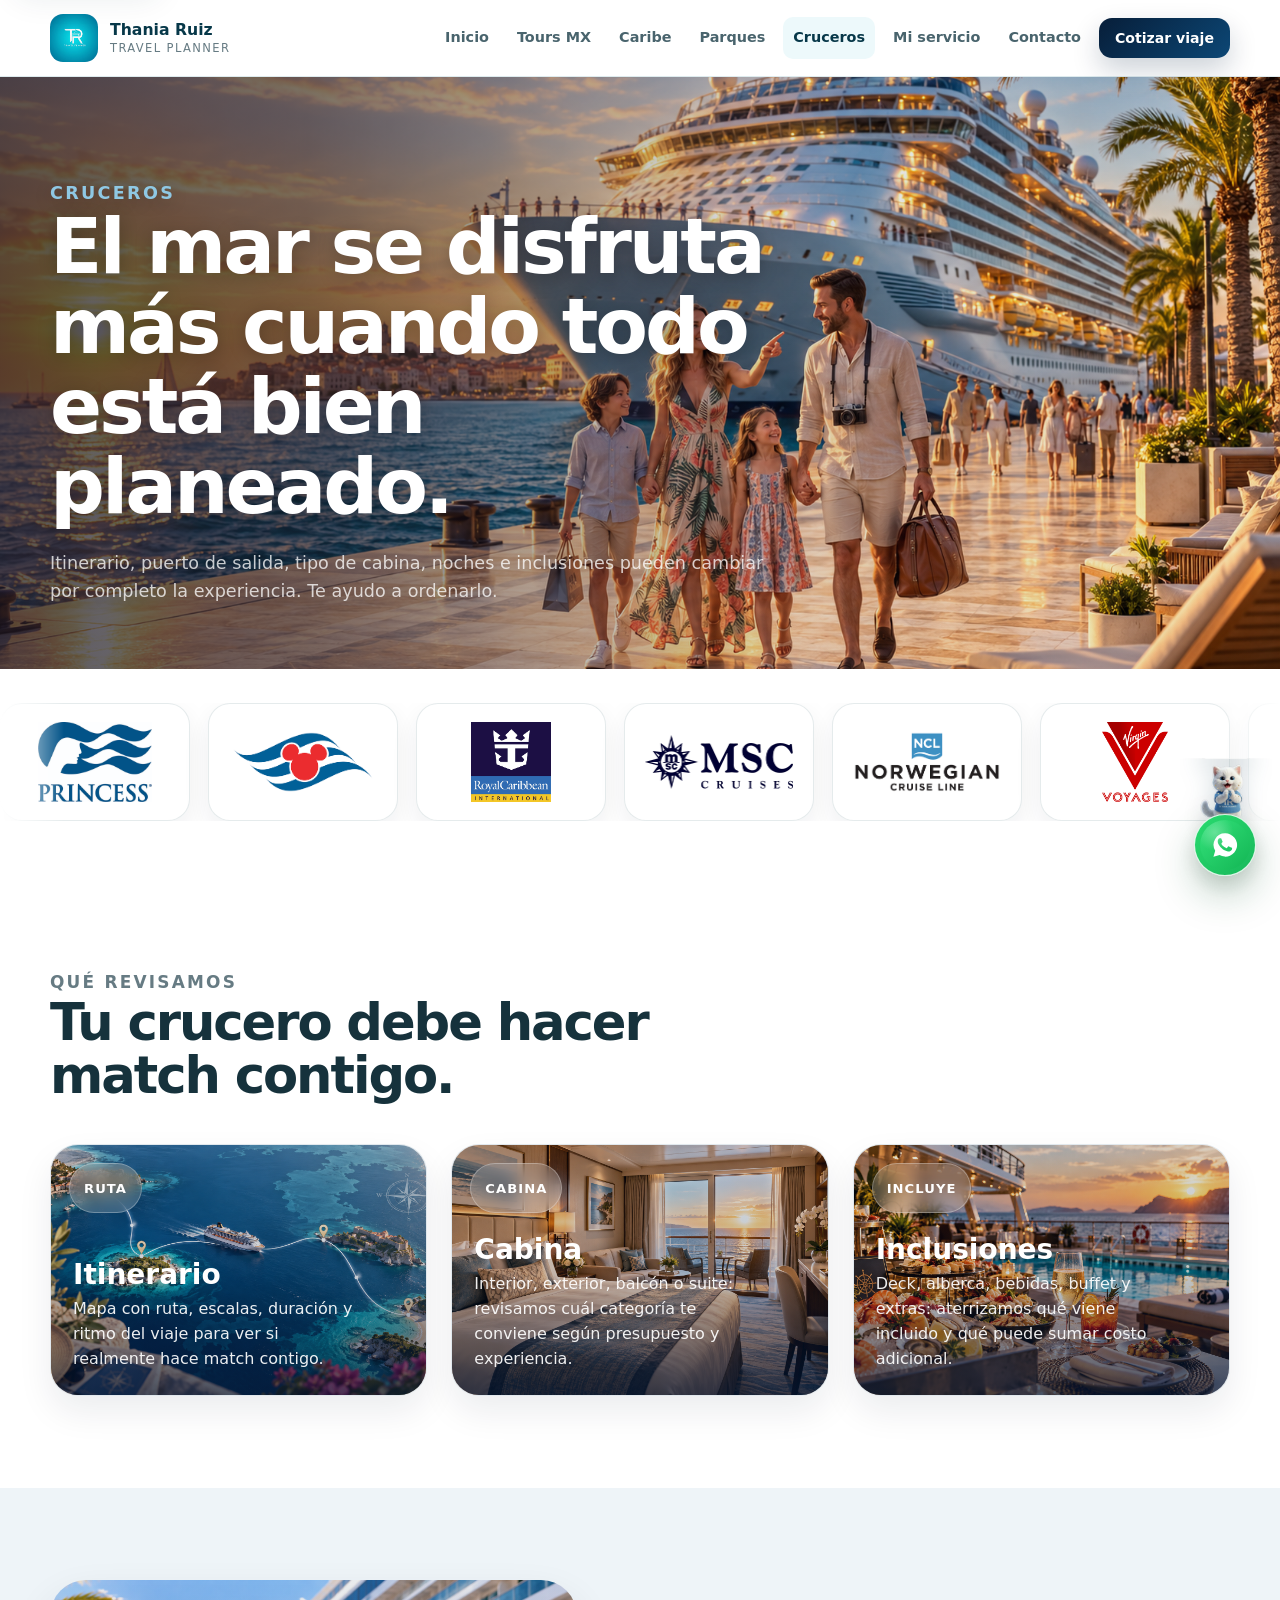
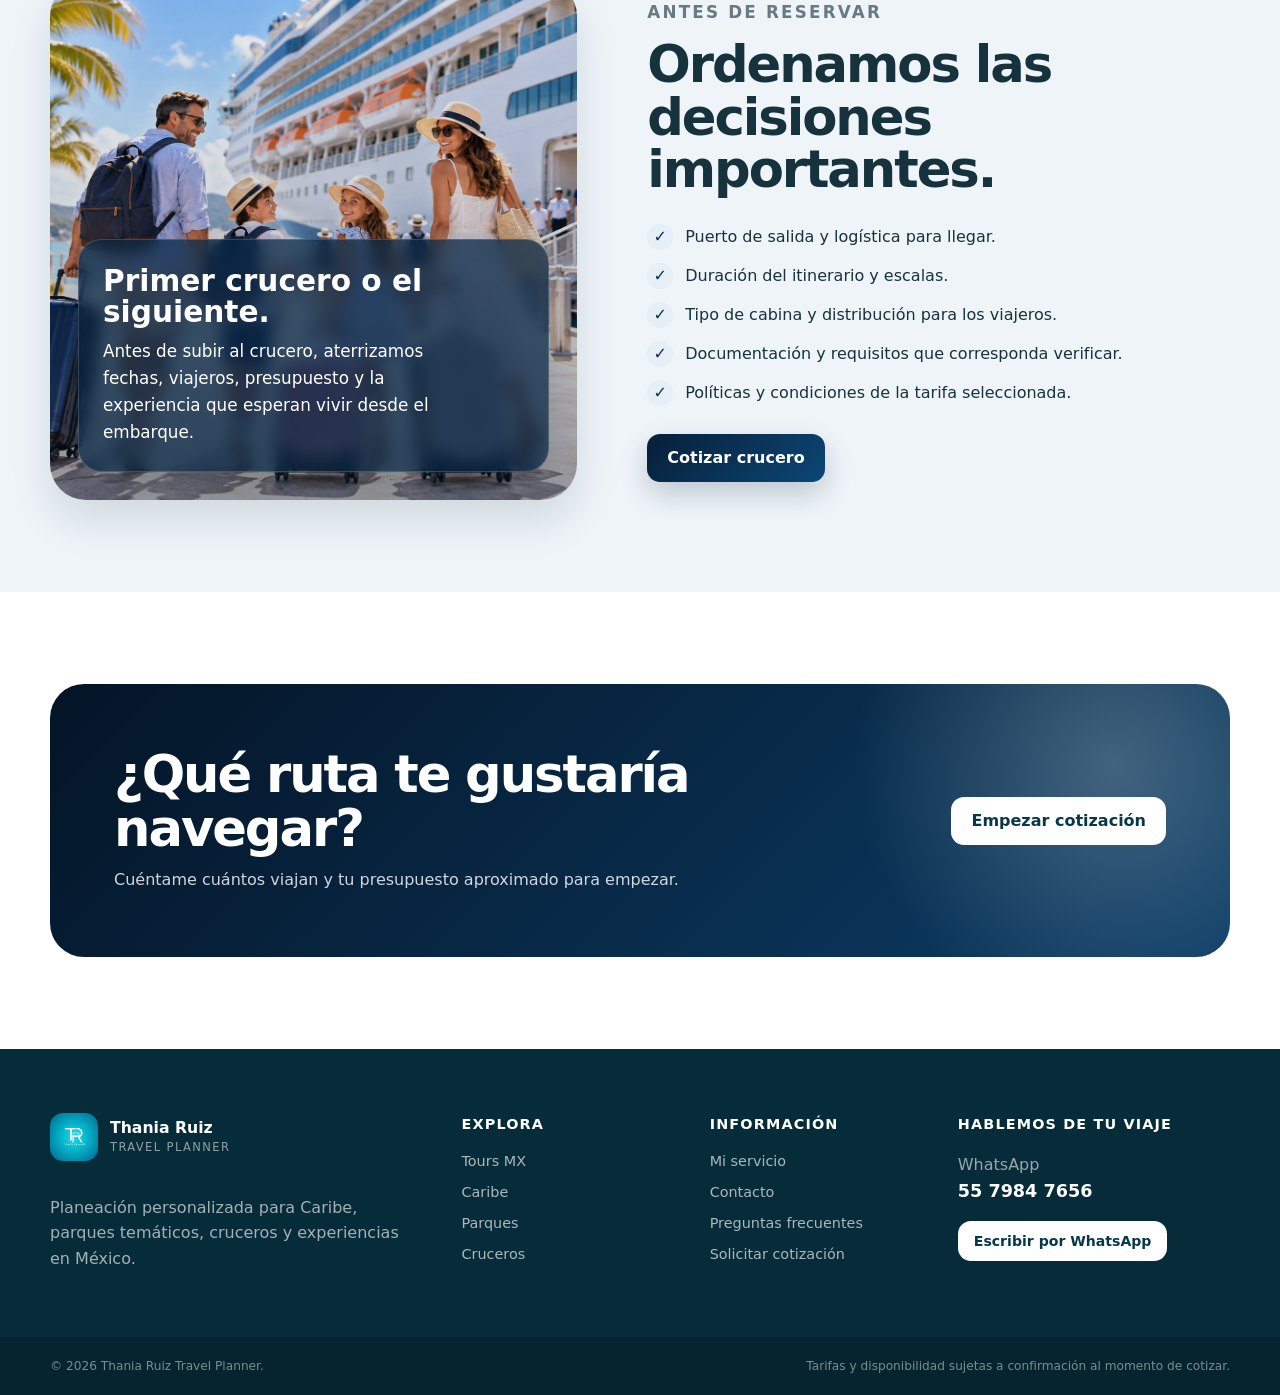
<file: cruceros.html>
<!doctype html>
<html lang="es"><head><meta charset="utf-8"><meta name="viewport" content="width=device-width, initial-scale=1"><title>Cruceros | Thania Ruiz Travel Planner</title><meta name="description" content="Planea tu próximo crucero con apoyo para revisar itinerarios, cabinas, fechas e inclusiones."><meta name="theme-color" content="#071b36"><link rel="icon" href="assets/logo.webp"><link rel="stylesheet" href="css/styles.css?v=14">
  <style>
    /* Cruceros — hero actualizado con nueva imagen */
    body[data-page="cruceros"] .page-hero.cruise-hero {
      background:
        linear-gradient(
          90deg,
          rgba(27, 22, 34, .72) 0%,
          rgba(27, 22, 34, .58) 24%,
          rgba(27, 22, 34, .34) 42%,
          rgba(27, 22, 34, .14) 60%,
          rgba(27, 22, 34, .04) 100%
        ),
        url('assets/crucero-hero.jpg') center center / cover no-repeat !important;
    }

    body[data-page="cruceros"] .cruise-hero .page-hero-inner {
      min-height: 500px;
      padding: 80px 0 64px;
      display: flex;
      align-items: center;
    }

    body[data-page="cruceros"] .cruise-hero .page-intro {
      max-width: 760px;
    }

    body[data-page="cruceros"] .cruise-hero .page-intro h1,
    body[data-page="cruceros"] .cruise-hero .page-intro p {
      text-shadow: 0 3px 18px rgba(0,0,0,.24);
    }

    @media (max-width: 900px) {
      body[data-page="cruceros"] .page-hero.cruise-hero {
        background-position: 68% center !important;
      }

      body[data-page="cruceros"] .cruise-hero .page-hero-inner {
        min-height: 410px;
        padding: 64px 0 50px;
      }
    }

    /* Tarjetas visuales */
    body[data-page="cruceros"] .info-grid.visual-cruise-grid {
      display: grid;
      grid-template-columns: repeat(3, minmax(0, 1fr));
      gap: 24px;
      align-items: stretch;
    }

    body[data-page="cruceros"] .info-card.visual-card {
      overflow: hidden;
      padding: 0;
      border-radius: 28px;
      border: 1px solid rgba(13, 71, 108, 0.12);
      background: #ffffff;
      box-shadow: 0 16px 34px rgba(7, 27, 54, 0.08);
      min-height: 100%;
    }

    body[data-page="cruceros"] .info-card.visual-card .card-image {
      position: relative;
      min-height: 250px;
      background-size: cover;
      background-position: center;
      overflow: hidden;
    }

    body[data-page="cruceros"] .info-card.visual-card .card-image::after {
      content: "";
      position: absolute;
      inset: 0;
      background: linear-gradient(180deg, rgba(5, 25, 56, 0.12) 0%, rgba(5, 25, 56, 0.2) 52%, rgba(5, 25, 56, 0.72) 100%);
    }

    body[data-page="cruceros"] .info-card.visual-card .mini-icon {
      position: absolute;
      top: 18px;
      left: 18px;
      z-index: 2;
      width: auto;
      min-width: 42px;
      padding: 10px 14px;
      border-radius: 999px;
      font-size: 0.82rem;
      letter-spacing: .08em;
      text-transform: uppercase;
      color: #fff;
      background: rgba(255,255,255,.18);
      border: 1px solid rgba(255,255,255,.28);
      backdrop-filter: blur(8px);
    }

    body[data-page="cruceros"] .info-card.visual-card .card-copy {
      position: absolute;
      left: 0;
      right: 0;
      bottom: 0;
      z-index: 2;
      padding: 22px 22px 24px;
      color: #fff;
    }

    body[data-page="cruceros"] .info-card.visual-card .card-copy h3 {
      color: #fff;
      margin: 0 0 8px;
      font-size: 1.75rem;
      line-height: 1.04;
    }

    body[data-page="cruceros"] .info-card.visual-card .card-copy p {
      color: rgba(255,255,255,.92);
      margin: 0;
      font-size: 1rem;
      line-height: 1.55;
      max-width: 28ch;
    }

    @media (max-width: 980px) {
      body[data-page="cruceros"] .info-grid.visual-cruise-grid {
        grid-template-columns: 1fr;
      }

      body[data-page="cruceros"] .info-card.visual-card .card-image {
        min-height: 280px;
      }
    }


    /* Sección visual: familia antes de subir al crucero */
    body[data-page="cruceros"] .cruise-visual {
      position: relative;
      min-height: 520px;
      border-radius: 36px;
      overflow: hidden;
      background:
        linear-gradient(180deg, rgba(6, 27, 52, 0.08) 0%, rgba(6, 27, 52, 0.16) 44%, rgba(6, 27, 52, 0.42) 100%),
        url('assets/cruceros-planeacion-familiar.png') center center / cover no-repeat !important;
      box-shadow: 0 20px 42px rgba(7, 27, 54, 0.12);
    }

    body[data-page="cruceros"] .cruise-visual::before,
    body[data-page="cruceros"] .cruise-visual::after {
      display: none !important;
      content: none !important;
    }

    body[data-page="cruceros"] .cruise-visual .visual-note {
      position: absolute;
      left: 28px;
      right: 28px;
      bottom: 28px;
      z-index: 2;
      padding: 26px 24px;
      border-radius: 24px;
      background: rgba(5, 37, 68, 0.72);
      border: 1px solid rgba(255,255,255,0.16);
      box-shadow: 0 16px 36px rgba(4, 20, 39, 0.18);
      backdrop-filter: blur(8px);
    }

    body[data-page="cruceros"] .cruise-visual .visual-note strong,
    body[data-page="cruceros"] .cruise-visual .visual-note p {
      color: #fff;
    }

    body[data-page="cruceros"] .cruise-visual .visual-note strong {
      display: block;
      margin-bottom: 10px;
      font-size: 1.85rem;
      line-height: 1.05;
    }

    body[data-page="cruceros"] .cruise-visual .visual-note p {
      margin: 0;
      max-width: 34ch;
      font-size: 1.05rem;
      line-height: 1.6;
    }

    @media (max-width: 900px) {
      body[data-page="cruceros"] .cruise-visual {
        min-height: 420px;
        background-position: 58% center !important;
      }

      body[data-page="cruceros"] .cruise-visual .visual-note {
        left: 18px;
        right: 18px;
        bottom: 18px;
        padding: 20px 18px;
      }

      body[data-page="cruceros"] .cruise-visual .visual-note strong {
        font-size: 1.45rem;
      }

      body[data-page="cruceros"] .cruise-visual .visual-note p {
        font-size: 0.98rem;
      }
    }

  </style>


  <style>
    /* Cruceros v5 — carrusel de navieras. Único cambio de esta versión. */
    body[data-page="cruceros"] .cruise-lines-carousel{
      padding:34px 0 38px;
      background:#fff;
      overflow:hidden;
    }

    body[data-page="cruceros"] .cruise-lines-viewport{
      width:100%;
      overflow:hidden !important;
      -webkit-mask-image:linear-gradient(90deg, transparent 0, #000 5%, #000 95%, transparent 100%);
      mask-image:linear-gradient(90deg, transparent 0, #000 5%, #000 95%, transparent 100%);
    }

    body[data-page="cruceros"] .cruise-lines-track{
      display:flex;
      width:max-content;
      gap:18px;
      will-change:transform;
      animation:cruiseLinesScroll 18s linear infinite !important;
      animation-play-state:running !important;
    }


    body[data-page="cruceros"] .cruise-lines-group{
      display:flex;
      gap:18px;
      flex:none;
    }

    body[data-page="cruceros"] .cruise-line-card{
      width:190px;
      height:118px;
      flex:none;
      display:flex;
      align-items:center;
      justify-content:center;
      padding:18px 20px;
      border:1px solid rgba(7,59,73,.10);
      border-radius:22px;
      background:#fff;
      box-shadow:0 10px 28px rgba(7,27,54,.07);
    }

    body[data-page="cruceros"] .cruise-line-card img{
      display:block;
      width:100%;
      height:100%;
      object-fit:contain;
    }

    @keyframes cruiseLinesScroll{
      from{ transform:translateX(0); }
      to{ transform:translateX(calc(-50% - 9px)); }
    }

    @media (max-width:700px){
      body[data-page="cruceros"] .cruise-lines-carousel{
        padding:26px 0 30px;
      }
      body[data-page="cruceros"] .cruise-line-card{
        width:150px;
        height:96px;
        padding:14px 16px;
        border-radius:18px;
      }
      body[data-page="cruceros"] .cruise-lines-track,
      body[data-page="cruceros"] .cruise-lines-group{
        gap:14px;
      }
      @keyframes cruiseLinesScroll{
        from{ transform:translateX(0); }
        to{ transform:translateX(calc(-50% - 7px)); }
      }
    }


  </style>

</head>
<body data-page="cruceros"><header id="site-header"></header><main id="contenido">
<section class="page-hero cruise-hero"><div class="container page-hero-inner"><div class="page-intro reveal"><p class="eyebrow">Cruceros</p><h1>El mar se disfruta más cuando todo está bien planeado.</h1><p>Itinerario, puerto de salida, tipo de cabina, noches e inclusiones pueden cambiar por completo la experiencia. Te ayudo a ordenarlo.</p></div></div></section>
<section class="cruise-lines-carousel" aria-label="Navieras disponibles">
  <div class="cruise-lines-viewport">
    <div class="cruise-lines-track">
      <div class="cruise-lines-group">
        <div class="cruise-line-card"><img src="assets/navieras/princess.png" alt="Princess Cruises"></div>
        <div class="cruise-line-card"><img src="assets/navieras/disney-cruise-line.png" alt="Disney Cruise Line"></div>
        <div class="cruise-line-card"><img src="assets/navieras/royal-caribbean.png" alt="Royal Caribbean International"></div>
        <div class="cruise-line-card"><img src="assets/navieras/msc.png" alt="MSC Cruises"></div>
        <div class="cruise-line-card"><img src="assets/navieras/norwegian.png" alt="Norwegian Cruise Line"></div>
        <div class="cruise-line-card"><img src="assets/navieras/virgin-voyages.png" alt="Virgin Voyages"></div>
        <div class="cruise-line-card"><img src="assets/navieras/celebrity-cruises.png" alt="Celebrity Cruises"></div>
      </div>
      <div class="cruise-lines-group" aria-hidden="true">
        <div class="cruise-line-card"><img src="assets/navieras/princess.png" alt=""></div>
        <div class="cruise-line-card"><img src="assets/navieras/disney-cruise-line.png" alt=""></div>
        <div class="cruise-line-card"><img src="assets/navieras/royal-caribbean.png" alt=""></div>
        <div class="cruise-line-card"><img src="assets/navieras/msc.png" alt=""></div>
        <div class="cruise-line-card"><img src="assets/navieras/norwegian.png" alt=""></div>
        <div class="cruise-line-card"><img src="assets/navieras/virgin-voyages.png" alt=""></div>
        <div class="cruise-line-card"><img src="assets/navieras/celebrity-cruises.png" alt=""></div>
      </div>
    </div>
  </div>
</section>
<section class="section"><div class="container"><div class="section-head reveal"><p class="eyebrow">Qué revisamos</p><h2>Tu crucero debe hacer match contigo.</h2></div><div class="info-grid visual-cruise-grid">
<div class="info-card visual-card reveal">
  <div class="card-image" style="background-image:url('assets/cruceros-itinerario-mapa.png')">
    <div class="mini-icon">Ruta</div>
    <div class="card-copy">
      <h3>Itinerario</h3>
      <p>Mapa con ruta, escalas, duración y ritmo del viaje para ver si realmente hace match contigo.</p>
    </div>
  </div>
</div>
<div class="info-card visual-card reveal">
  <div class="card-image" style="background-image:url('assets/cruceros-cabina-suite.png')">
    <div class="mini-icon">Cabina</div>
    <div class="card-copy">
      <h3>Cabina</h3>
      <p>Interior, exterior, balcón o suite: revisamos cuál categoría te conviene según presupuesto y experiencia.</p>
    </div>
  </div>
</div>
<div class="info-card visual-card reveal">
  <div class="card-image" style="background-image:url('assets/cruceros-inclusiones-deck.png')">
    <div class="mini-icon">Incluye</div>
    <div class="card-copy">
      <h3>Inclusiones</h3>
      <p>Deck, alberca, bebidas, buffet y extras: aterrizamos qué viene incluido y qué puede sumar costo adicional.</p>
    </div>
  </div>
</div>
</div></div></section>
<section class="section section-soft"><div class="container split"><div class="visual-panel reveal cruise-visual"><div class="visual-note"><strong>Primer crucero o el siguiente.</strong><p>Antes de subir al crucero, aterrizamos fechas, viajeros, presupuesto y la experiencia que esperan vivir desde el embarque.</p></div></div><div class="copy reveal"><p class="eyebrow">Antes de reservar</p><h2>Ordenamos las decisiones importantes.</h2><ul class="check-list"><li>Puerto de salida y logística para llegar.</li><li>Duración del itinerario y escalas.</li><li>Tipo de cabina y distribución para los viajeros.</li><li>Documentación y requisitos que corresponda verificar.</li><li>Políticas y condiciones de la tarifa seleccionada.</li></ul><a class="btn" data-wa-message="Hola Thania, quiero cotizar un crucero.">Cotizar crucero</a></div></div></section>
<section class="section"><div class="container"><div class="cta reveal"><div class="cta-inner"><div><h2>¿Qué ruta te gustaría navegar?</h2><p>Cuéntame cuántos viajan y tu presupuesto aproximado para empezar.</p></div><a class="btn btn-light" href="contacto.html#cotizar">Empezar cotización</a></div></div></div></section>
</main><footer id="site-footer"></footer><div class="whatsapp-companion">
    <img class="takito-peek" src="assets/takito-bravo.png" alt="" aria-hidden="true">
    <a class="whatsapp-float" data-wa-message="Hola Thania, quiero cotizar un crucero." aria-label="Escribir por WhatsApp"><svg viewBox="0 0 24 24"><path d="M12.04 2a9.82 9.82 0 0 0-8.43 14.87L2.1 22l5.25-1.38A9.99 9.99 0 1 0 12.04 2Zm5.79 14.08c-.25.7-1.47 1.34-2.02 1.42-.52.08-1.18.12-1.9-.12-.44-.14-1-.33-1.73-.64-3.04-1.31-5.03-4.36-5.18-4.56-.15-.2-1.24-1.65-1.24-3.15s.79-2.24 1.07-2.54c.28-.3.61-.37.81-.37.2 0 .4 0 .58.01.19.01.44-.07.69.53.25.6.84 2.05.91 2.2.08.15.13.33.03.53-.1.2-.15.33-.3.51-.15.18-.32.4-.46.53-.15.15-.3.31-.13.61.18.3.79 1.3 1.69 2.11 1.16 1.03 2.14 1.35 2.44 1.5.3.15.48.13.66-.08.18-.2.76-.89.96-1.19.2-.3.4-.25.68-.15.28.1 1.77.84 2.08.99.3.15.51.23.58.35.08.13.08.73-.17 1.43Z"/></svg></a>
  </div><script src="js/main.js?v=14"></script></body></html>
</file>
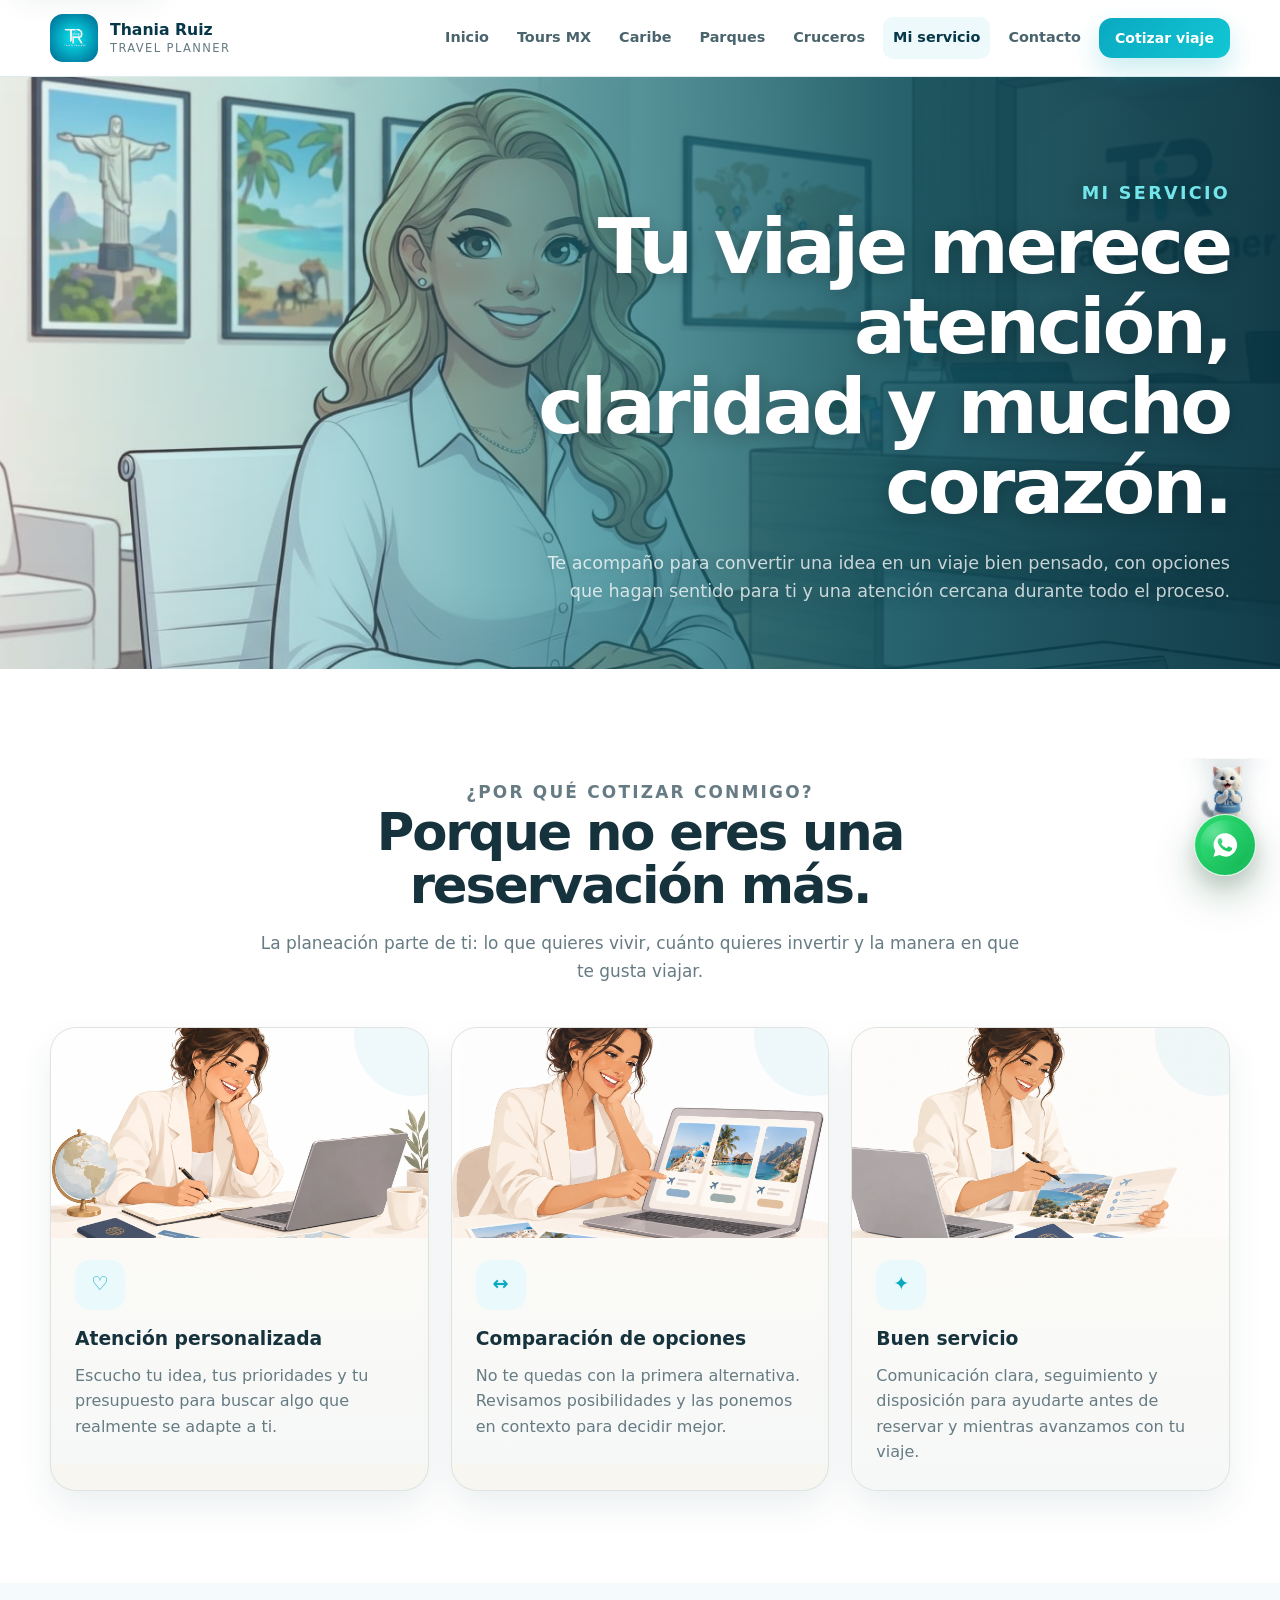
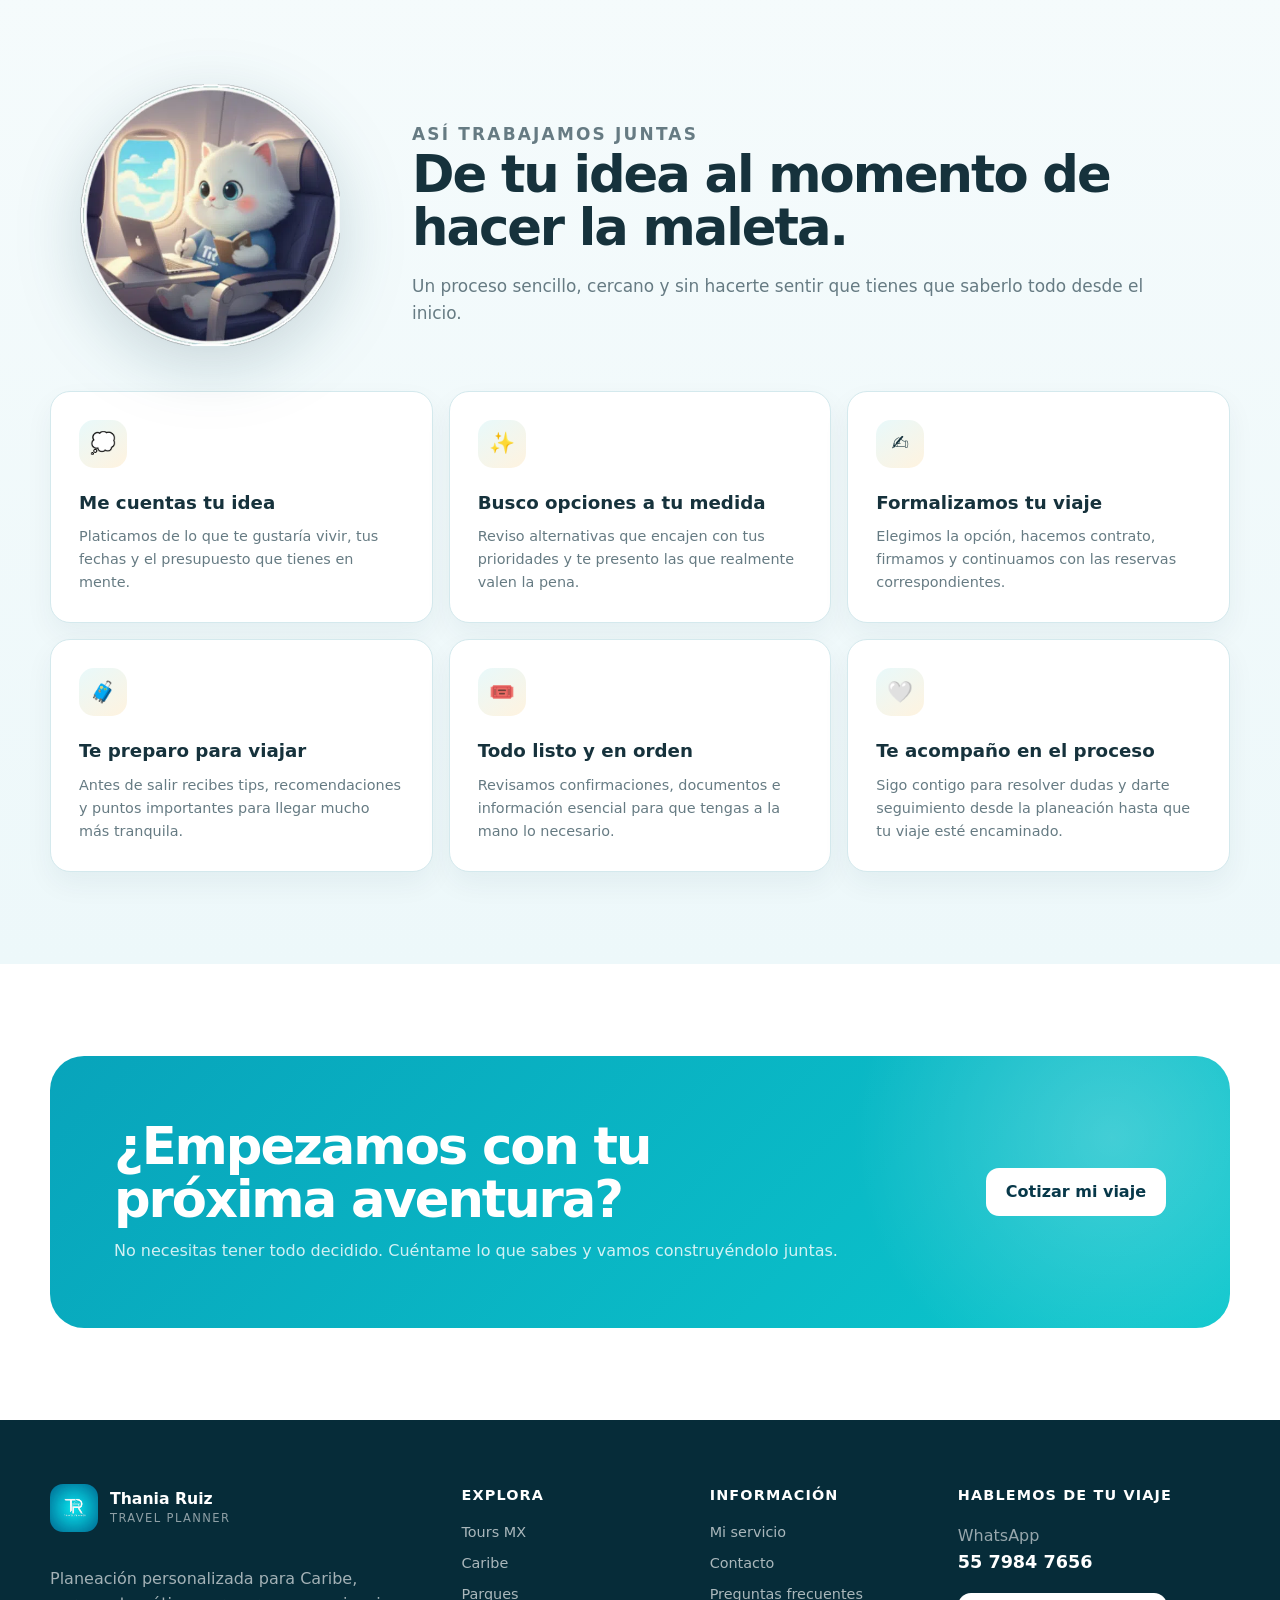
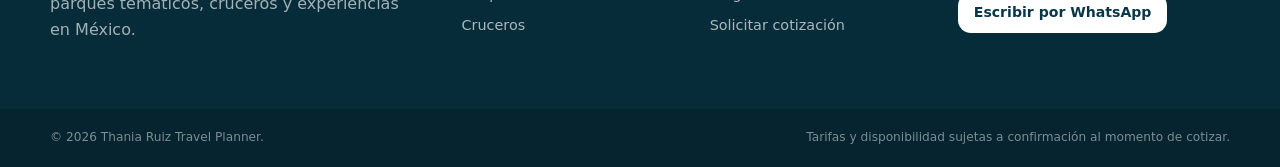
<file: nosotros.html>
<!doctype html>
<html lang="es"><head><meta charset="utf-8"><meta name="viewport" content="width=device-width, initial-scale=1"><title>Mi servicio | Thania Ruiz Travel Planner</title><meta name="description" content="Conoce el servicio personalizado de Thania Ruiz Travel Planner y cómo se planea tu viaje paso a paso."><meta name="theme-color" content="#073849"><link rel="icon" href="assets/logo.webp"><link rel="stylesheet" href="css/styles.css?v=14">
  <style>
    /* Mi servicio — hero con texto del lado derecho */
    body[data-page="nosotros"] .page-hero.service-hero {
      background:
        linear-gradient(
          270deg,
          rgba(5,50,64,.94) 0%,
          rgba(7,78,92,.86) 30%,
          rgba(8,112,126,.64) 54%,
          rgba(9,151,164,.28) 78%,
          rgba(9,151,164,.08) 100%
        ),
        url('assets/mi-servicio.jpg') center top / cover no-repeat !important;
    }

    body[data-page="nosotros"] .service-hero .page-hero-inner {
      min-height: 500px;
      padding: 80px 0 64px;
      display: flex;
      align-items: center;
      justify-content: flex-end;
    }

    body[data-page="nosotros"] .service-hero .page-intro {
      max-width: 720px;
      margin-left: auto;
      text-align: right;
    }

    body[data-page="nosotros"] .service-hero .page-intro h1,
    body[data-page="nosotros"] .service-hero .page-intro p {
      text-shadow: 0 3px 18px rgba(0,0,0,.24);
    }

    body[data-page="nosotros"] .service-hero .page-intro p {
      margin-left: auto;
    }

    @media (max-width: 900px) {
      body[data-page="nosotros"] .page-hero.service-hero {
        background-position: 42% top !important;
      }

      body[data-page="nosotros"] .service-hero .page-hero-inner {
        min-height: 410px;
        padding: 64px 0 50px;
        justify-content: flex-end;
      }

      body[data-page="nosotros"] .service-hero .page-intro {
        max-width: 92%;
        margin-left: auto;
        text-align: right;
      }
    }
  </style>


  <style>
    /* Sección proceso con Takito trabajador a la izquierda */
    body[data-page="nosotros"] .service-process-intro {
      display: grid;
      grid-template-columns: minmax(220px, 320px) minmax(0, 1fr);
      gap: 26px 42px;
      align-items: center;
      margin-bottom: 36px;
    }

    body[data-page="nosotros"] .service-process-visual {
      display: flex;
      align-items: end;
      justify-content: center;
    }

    body[data-page="nosotros"] .service-process-visual img {
      width: min(100%, 280px);
      height: auto;
      display: block;
      filter: drop-shadow(0 18px 32px rgba(7, 56, 73, .18));
    }

    body[data-page="nosotros"] .service-process .process-head {
      margin: 0;
      max-width: 780px;
      text-align: left;
    }

    body[data-page="nosotros"] .service-process .process-head h2,
    body[data-page="nosotros"] .service-process .process-head p,
    body[data-page="nosotros"] .service-process .process-head .eyebrow {
      margin-left: 0;
      margin-right: 0;
    }

    @media (max-width: 860px) {
      body[data-page="nosotros"] .service-process-intro {
        grid-template-columns: 1fr;
        gap: 14px;
      }

      body[data-page="nosotros"] .service-process-visual {
        justify-content: center;
      }

      body[data-page="nosotros"] .service-process .process-head {
        text-align: center;
      }

      body[data-page="nosotros"] .service-process .process-head h2,
      body[data-page="nosotros"] .service-process .process-head p,
      body[data-page="nosotros"] .service-process .process-head .eyebrow {
        margin-left: auto;
        margin-right: auto;
      }
    }
  </style>


  <style>
    /* Mi servicio v3 — beneficios más visuales, fondo neutro y limpio */
    body[data-page="nosotros"] .service-benefits{
      display:grid !important;
      grid-template-columns:repeat(3,minmax(0,1fr)) !important;
      gap:22px !important;
    }

    body[data-page="nosotros"] .service-benefit-card{
      padding:0 !important;
      overflow:hidden !important;
      border-radius:26px !important;
      border:1px solid rgba(7,59,73,.10) !important;
      background:#f8f6f1 !important;
      box-shadow:0 16px 34px rgba(7,59,73,.08) !important;
    }

    body[data-page="nosotros"] .service-benefit-media{
      height:210px;
      overflow:hidden;
      background:#f1eee7;
    }

    body[data-page="nosotros"] .service-benefit-media img{
      display:block;
      width:100%;
      height:100%;
      object-fit:cover;
      object-position:center 38%;
    }

    body[data-page="nosotros"] .service-benefit-card:nth-child(2) .service-benefit-media img{
      object-position:center 44%;
    }

    body[data-page="nosotros"] .service-benefit-copy{
      padding:22px 24px 25px;
      background:linear-gradient(180deg,#fbfaf7 0%,#f6f8f7 100%);
    }

    body[data-page="nosotros"] .service-benefit-copy .mini-icon{
      margin-bottom:14px;
    }

    body[data-page="nosotros"] .service-benefit-copy h3{
      margin:0 0 9px;
    }

    body[data-page="nosotros"] .service-benefit-copy p{
      margin:0;
    }

    @media (max-width:900px){
      body[data-page="nosotros"] .service-benefits{
        grid-template-columns:1fr !important;
      }
      body[data-page="nosotros"] .service-benefit-media{
        height:260px;
      }
    }

    @media (max-width:560px){
      body[data-page="nosotros"] .service-benefit-media{
        height:220px;
      }
      body[data-page="nosotros"] .service-benefit-copy{
        padding:20px;
      }
    }
  </style>

</head>
<body data-page="nosotros"><header id="site-header"></header><main id="contenido">
<section class="page-hero service-hero"><div class="container page-hero-inner"><div class="page-intro reveal"><p class="eyebrow">Mi servicio</p><h1>Tu viaje merece atención, claridad y mucho corazón.</h1><p>Te acompaño para convertir una idea en un viaje bien pensado, con opciones que hagan sentido para ti y una atención cercana durante todo el proceso.</p></div></div></section>

<section class="section"><div class="container"><div class="section-head center reveal"><p class="eyebrow">¿Por qué cotizar conmigo?</p><h2>Porque no eres una reservación más.</h2><p>La planeación parte de ti: lo que quieres vivir, cuánto quieres invertir y la manera en que te gusta viajar.</p></div><div class="info-grid service-benefits">
<article class="info-card service-benefit-card reveal">
  <div class="service-benefit-media"><img src="assets/mi-servicio/atencion-personalizada.webp" alt="Asesora organizando un viaje de forma personalizada"></div>
  <div class="service-benefit-copy"><div class="mini-icon">♡</div><h3>Atención personalizada</h3><p>Escucho tu idea, tus prioridades y tu presupuesto para buscar algo que realmente se adapte a ti.</p></div>
</article>
<article class="info-card service-benefit-card reveal">
  <div class="service-benefit-media"><img src="assets/mi-servicio/comparacion-opciones.webp" alt="Comparación visual de distintas opciones de viaje"></div>
  <div class="service-benefit-copy"><div class="mini-icon">↔</div><h3>Comparación de opciones</h3><p>No te quedas con la primera alternativa. Revisamos posibilidades y las ponemos en contexto para decidir mejor.</p></div>
</article>
<article class="info-card service-benefit-card reveal">
  <div class="service-benefit-media"><img src="assets/mi-servicio/buen-servicio.webp" alt="Asesora revisando detalles de viaje y dando seguimiento"></div>
  <div class="service-benefit-copy"><div class="mini-icon">✦</div><h3>Buen servicio</h3><p>Comunicación clara, seguimiento y disposición para ayudarte antes de reservar y mientras avanzamos con tu viaje.</p></div>
</article>
</div></div></section>

<section class="section section-soft service-process"><div class="container"><div class="service-process-intro reveal"><div class="service-process-visual"><img src="assets/takito-office.png" alt="Takito trabajador planeando viajes"></div><div class="section-head center process-head"><p class="eyebrow">Así trabajamos juntas</p><h2>De tu idea al momento de hacer la maleta.</h2><p>Un proceso sencillo, cercano y sin hacerte sentir que tienes que saberlo todo desde el inicio.</p></div></div><div class="steps service-steps">
<div class="step reveal"><span class="step-icon">💭</span><h3>Me cuentas tu idea</h3><p>Platicamos de lo que te gustaría vivir, tus fechas y el presupuesto que tienes en mente.</p></div>
<div class="step reveal"><span class="step-icon">✨</span><h3>Busco opciones a tu medida</h3><p>Reviso alternativas que encajen con tus prioridades y te presento las que realmente valen la pena.</p></div>
<div class="step reveal"><span class="step-icon">✍️</span><h3>Formalizamos tu viaje</h3><p>Elegimos la opción, hacemos contrato, firmamos y continuamos con las reservas correspondientes.</p></div>
<div class="step reveal"><span class="step-icon">🧳</span><h3>Te preparo para viajar</h3><p>Antes de salir recibes tips, recomendaciones y puntos importantes para llegar mucho más tranquila.</p></div>
<div class="step reveal"><span class="step-icon">🎟️</span><h3>Todo listo y en orden</h3><p>Revisamos confirmaciones, documentos e información esencial para que tengas a la mano lo necesario.</p></div>
<div class="step reveal"><span class="step-icon">🤍</span><h3>Te acompaño en el proceso</h3><p>Sigo contigo para resolver dudas y darte seguimiento desde la planeación hasta que tu viaje esté encaminado.</p></div>
</div></div></section>

<section class="section"><div class="container"><div class="cta reveal"><div class="cta-inner"><div><h2>¿Empezamos con tu próxima aventura?</h2><p>No necesitas tener todo decidido. Cuéntame lo que sabes y vamos construyéndolo juntas.</p></div><a class="btn btn-light" href="contacto.html#cotizar">Cotizar mi viaje</a></div></div></div></section>
</main><footer id="site-footer"></footer><div class="whatsapp-companion">
    <img class="takito-peek" src="assets/takito-bravo.png" alt="" aria-hidden="true">
    <a class="whatsapp-float" data-wa-message="Hola Thania, quiero conocer más sobre tu servicio y cotizar un viaje." aria-label="Escribir por WhatsApp"><svg viewBox="0 0 24 24"><path d="M12.04 2a9.82 9.82 0 0 0-8.43 14.87L2.1 22l5.25-1.38A9.99 9.99 0 1 0 12.04 2Zm5.79 14.08c-.25.7-1.47 1.34-2.02 1.42-.52.08-1.18.12-1.9-.12-.44-.14-1-.33-1.73-.64-3.04-1.31-5.03-4.36-5.18-4.56-.15-.2-1.24-1.65-1.24-3.15s.79-2.24 1.07-2.54c.28-.3.61-.37.81-.37.2 0 .4 0 .58.01.19.01.44-.07.69.53.25.6.84 2.05.91 2.2.08.15.13.33.03.53-.1.2-.15.33-.3.51-.15.18-.32.4-.46.53-.15.15-.3.31-.13.61.18.3.79 1.3 1.69 2.11 1.16 1.03 2.14 1.35 2.44 1.5.3.15.48.13.66-.08.18-.2.76-.89.96-1.19.2-.3.4-.25.68-.15.28.1 1.77.84 2.08.99.3.15.51.23.58.35.08.13.08.73-.17 1.43Z"/></svg></a>
  </div><script src="js/main.js?v=14"></script></body></html>
</file>
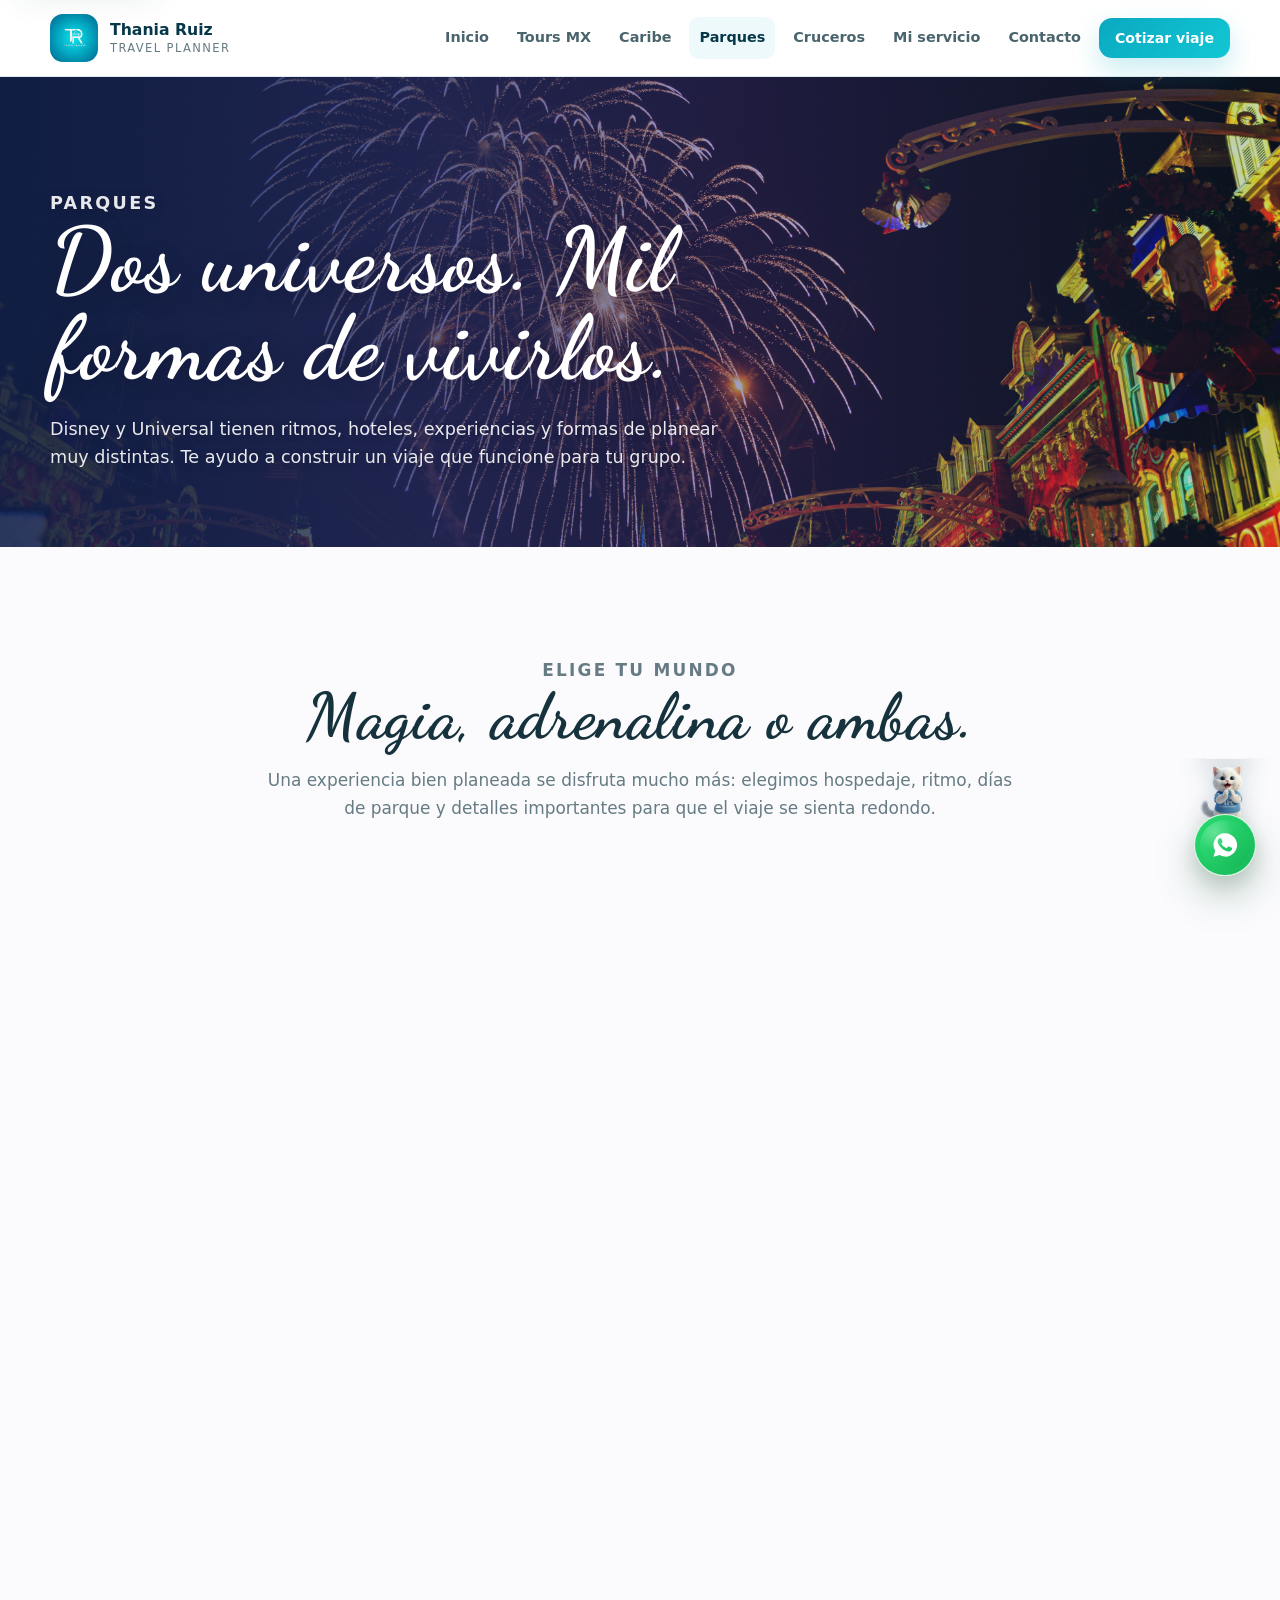
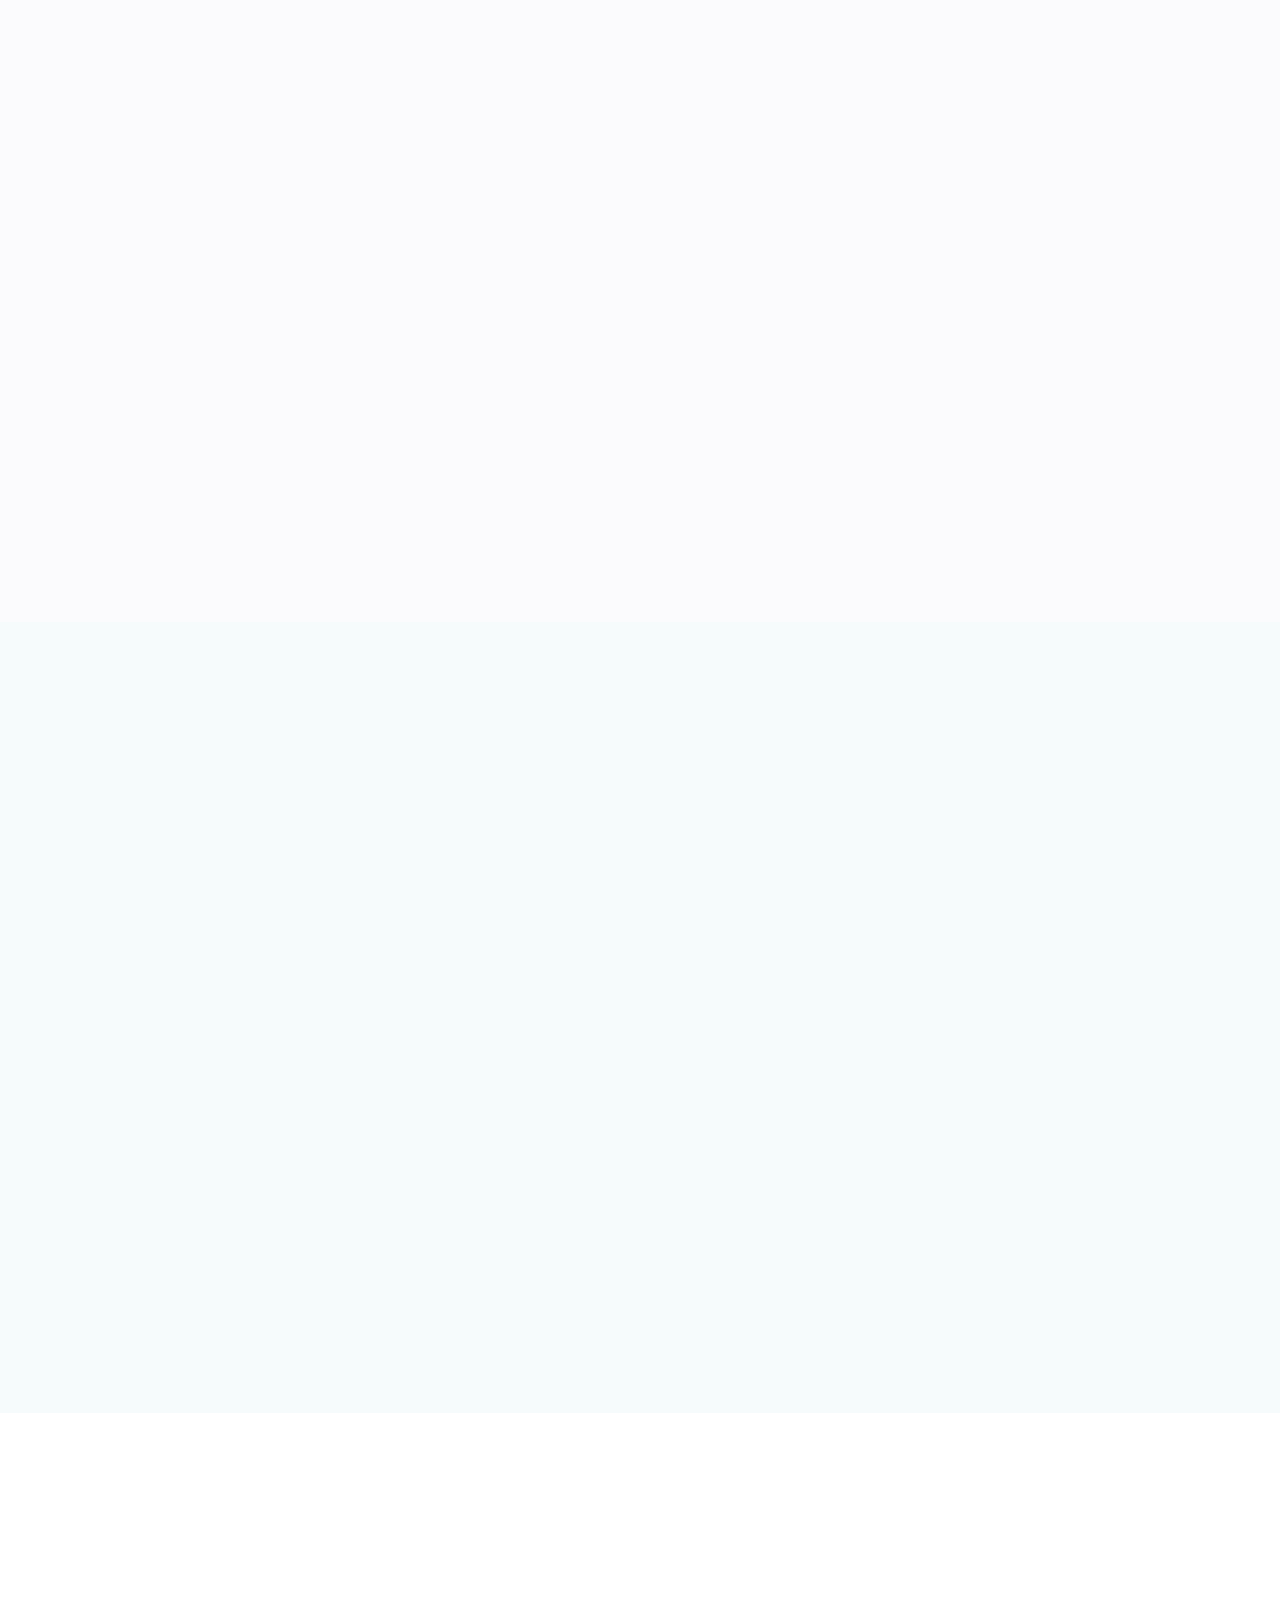
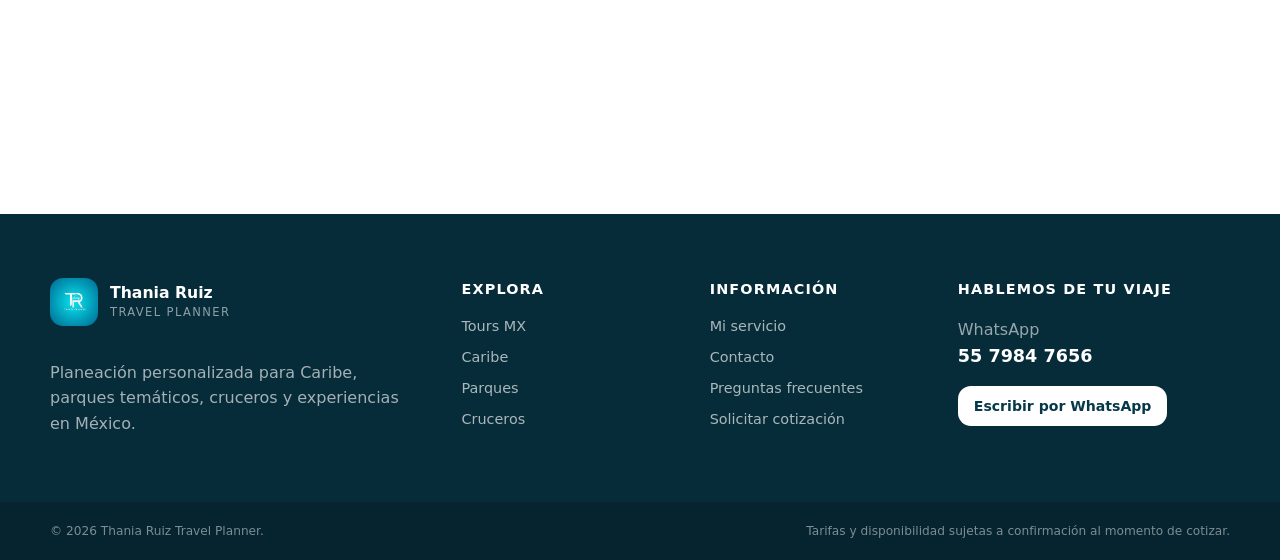
<file: parques.html>
<!doctype html>
<html lang="es"><head><meta charset="utf-8"><meta name="viewport" content="width=device-width, initial-scale=1"><title>Parques | Thania Ruiz Travel Planner</title><meta name="description" content="Planeación de viajes a Disney y Universal con Thania Ruiz Travel Planner."><meta name="theme-color" content="#073849"><link rel="icon" href="assets/logo.webp"><link rel="stylesheet" href="css/styles.css?v=14"><link rel="preconnect" href="https://fonts.googleapis.com"><link rel="preconnect" href="https://fonts.gstatic.com" crossorigin><link href="https://fonts.googleapis.com/css2?family=Bebas+Neue&family=Dancing+Script:wght@600;700&display=swap" rel="stylesheet">
  <style>
    /* Parques — hero con imagen real */
    body[data-page="parques"] .page-hero.parks-hero {
      background:
        linear-gradient(
          90deg,
          rgba(18, 33, 74, .90) 0%,
          rgba(41, 47, 103, .76) 34%,
          rgba(63, 57, 130, .48) 58%,
          rgba(48, 94, 151, .18) 100%
        ),
        url('assets/parques.jpg') center 58% / cover no-repeat !important;
    }

    body[data-page="parques"] .parks-hero::before {
      background:
        linear-gradient(180deg, rgba(255,255,255,.04), transparent 32%),
        radial-gradient(circle at 84% 20%, rgba(255,255,255,.14), transparent 18%) !important;
    }

    body[data-page="parques"] .parks-hero .page-hero-inner {
      min-height: 470px;
      padding: 78px 0 64px;
      display: flex;
      align-items: center;
    }

    body[data-page="parques"] .parks-hero .page-intro {
      max-width: 700px;
    }

    body[data-page="parques"] .parks-hero .page-intro p {
      color: rgba(255,255,255,.90);
      text-shadow: 0 2px 12px rgba(0,0,0,.20);
    }

    body[data-page="parques"] .parks-hero .page-intro h1 {
      text-shadow: 0 4px 22px rgba(0,0,0,.22);
    }

    @media (max-width: 900px) {
      body[data-page="parques"] .page-hero.parks-hero {
        background-position: center 52% !important;
      }

      body[data-page="parques"] .parks-hero .page-hero-inner {
        min-height: 390px;
        padding: 64px 0 50px;
      }
    }
  </style>


  <style>
    /* Disney logo real, cargado desde assets/disney-logo.png */
    .disney-wordmark img{
      display:block;
      width:min(320px, 92%);
      height:auto;
      object-fit:contain;
      filter:drop-shadow(0 10px 18px rgba(57,31,111,.18));
    }
    .disney-logo-bg img{
      display:block;
      width:min(390px, 92%);
      height:auto;
      object-fit:contain;
    }
  </style>


  <style>
    /* Takito Disney: asomándose discretamente desde la esquina derecha */
    .disney-card { position: relative; }
    .disney-media { position: relative; overflow: hidden; }
    .takito-disney-corner {
      position: absolute;
      right: -8px;
      bottom: -18px;
      width: 285px;
      max-width: 78%;
      height: auto;
      z-index: 6;
      pointer-events: none;
      user-select: none;
      filter: drop-shadow(0 16px 24px rgba(35, 18, 70, .22));
    }

    @media (max-width: 980px) {
      .takito-disney-corner {
        width: 230px;
        right: -10px;
        bottom: -14px;
      }
    }

    @media (max-width: 700px) {
      .takito-disney-corner {
        width: 175px;
        right: -8px;
        bottom: -10px;
        max-width: 62%;
      }
    }
  </style>


  <style>
    /* Parques · fotos reales integradas en las tarjetas */
    .disney-card .disney-media {
      background:
        linear-gradient(
          90deg,
          rgba(113,90,178,.96) 0%,
          rgba(113,90,178,.72) 18%,
          rgba(113,90,178,.30) 44%,
          rgba(113,90,178,.08) 72%,
          rgba(113,90,178,0) 100%
        ),
        url('assets/parques/disney.webp') center 48% / cover no-repeat !important;
    }

    .universal-card .universal-media {
      background:
        linear-gradient(
          90deg,
          rgba(9,30,56,.96) 0%,
          rgba(9,30,56,.70) 18%,
          rgba(9,30,56,.28) 46%,
          rgba(9,30,56,.06) 74%,
          rgba(9,30,56,0) 100%
        ),
        url('assets/parques/universal.webp') center 50% / cover no-repeat !important;
    }

    /* Las fotos sustituyen los placeholders decorativos viejos */
    .disney-card .disney-logo-bg,
    .universal-card .park-placeholder-text {
      display: none !important;
    }

    /* Evita que las capas antiguas laven demasiado las fotos */
    .disney-card .disney-media::before,
    .disney-card .disney-media::after,
    .universal-card .universal-media::before,
    .universal-card .universal-media::after {
      opacity: .18 !important;
      backdrop-filter: none !important;
    }

    .disney-card .takito-disney-corner {
      z-index: 8;
    }

    @media (max-width: 800px) {
      .disney-card .disney-media,
      .universal-card .universal-media {
        background-position: center !important;
      }
    }
  </style>


  <style>
    /* === FIX FINAL PARQUES: FOTO A TODO EL CUADRO === */
    body[data-page="parques"] .park-grid{
      display:grid;
      gap:28px;
    }

    body[data-page="parques"] .park-card{
      position:relative !important;
      display:block !important;
      overflow:hidden !important;
      min-height:560px !important;
      border-radius:32px !important;
      isolation:isolate;
      background-size:cover !important;
      background-repeat:no-repeat !important;
      box-shadow:0 22px 46px rgba(25,35,65,.14);
    }

    body[data-page="parques"] .disney-card{
      background-image:
        linear-gradient(
          90deg,
          rgba(106,77,171,.96) 0%,
          rgba(106,77,171,.88) 22%,
          rgba(106,77,171,.68) 38%,
          rgba(106,77,171,.36) 54%,
          rgba(106,77,171,.12) 70%,
          rgba(106,77,171,0) 100%
        ),
        url('assets/parques/disney-hd.webp') !important;
      background-position:center center !important;
    }

    body[data-page="parques"] .universal-card{
      background-image:
        linear-gradient(
          90deg,
          rgba(8,30,56,.97) 0%,
          rgba(8,30,56,.88) 22%,
          rgba(8,30,56,.67) 39%,
          rgba(8,30,56,.34) 55%,
          rgba(8,30,56,.10) 72%,
          rgba(8,30,56,0) 100%
        ),
        url('assets/parques/universal-hd.webp') !important;
      background-position:center center !important;
    }

    body[data-page="parques"] .park-card::before,
    body[data-page="parques"] .park-card::after{
      display:none !important;
      content:none !important;
    }

    body[data-page="parques"] .park-card-copy{
      position:relative !important;
      z-index:3 !important;
      width:min(54%, 620px) !important;
      max-width:none !important;
      padding:54px 50px 56px !important;
      background:transparent !important;
    }

    body[data-page="parques"] .park-card-copy p,
    body[data-page="parques"] .park-card-copy li,
    body[data-page="parques"] .park-card-copy h2,
    body[data-page="parques"] .park-card-copy span{
      position:relative;
      z-index:3;
    }

    body[data-page="parques"] .disney-wordmark img{
      width:min(320px, 92%) !important;
      height:auto !important;
      display:block !important;
    }

    body[data-page="parques"] .takito-disney-corner{
      position:absolute !important;
      right:16px !important;
      bottom:-8px !important;
      width:185px !important;
      max-width:23% !important;
      height:auto !important;
      z-index:4 !important;
      pointer-events:none;
      filter:drop-shadow(0 14px 24px rgba(28,16,58,.24));
    }

    @media (max-width: 980px){
      body[data-page="parques"] .park-card{
        min-height:500px !important;
      }

      body[data-page="parques"] .park-card-copy{
        width:min(62%, 100%) !important;
        padding:42px 34px 46px !important;
      }

      body[data-page="parques"] .takito-disney-corner{
        width:150px !important;
        max-width:25% !important;
      }
    }

    @media (max-width: 720px){
      body[data-page="parques"] .park-card{
        min-height:610px !important;
        background-position:center center !important;
      }

      body[data-page="parques"] .disney-card{
        background-image:
          linear-gradient(
            180deg,
            rgba(106,77,171,.94) 0%,
            rgba(106,77,171,.84) 34%,
            rgba(106,77,171,.54) 58%,
            rgba(106,77,171,.20) 100%
          ),
          url('assets/parques/disney-hd.webp') !important;
      }

      body[data-page="parques"] .universal-card{
        background-image:
          linear-gradient(
            180deg,
            rgba(8,30,56,.95) 0%,
            rgba(8,30,56,.86) 34%,
            rgba(8,30,56,.55) 58%,
            rgba(8,30,56,.20) 100%
          ),
          url('assets/parques/universal-hd.webp') !important;
      }

      body[data-page="parques"] .park-card-copy{
        width:100% !important;
        padding:34px 24px 190px !important;
      }

      body[data-page="parques"] .takito-disney-corner{
        width:125px !important;
        max-width:38% !important;
        right:8px !important;
        bottom:-4px !important;
      }
    }
  </style>


  <style>
    /* Parques v22 — toque cursivo solicitado por la clienta */
    body[data-page="parques"] .parks-hero .page-intro h1,
    body[data-page="parques"] .park-worlds > .container > .section-head h2,
    body[data-page="parques"] .cta h2{
      font-family:"Dancing Script","Segoe Script","Brush Script MT",cursive !important;
      font-weight:700 !important;
      letter-spacing:.01em !important;
    }

    body[data-page="parques"] .parks-hero .page-intro h1{
      font-size:clamp(3.5rem, 7vw, 6.4rem) !important;
      line-height:.98 !important;
    }

    body[data-page="parques"] .park-worlds > .container > .section-head h2{
      font-size:clamp(2.7rem, 5vw, 4.4rem) !important;
      line-height:1.02 !important;
    }

    body[data-page="parques"] .universal-type{
      font-family:"Bebas Neue","Arial Narrow",Arial,sans-serif !important;
      font-size:clamp(3.35rem, 6vw, 5.45rem) !important;
      line-height:.92 !important;
      font-weight:400 !important;
      text-transform:uppercase !important;
      letter-spacing:.055em !important;
      color:#fff !important;
      text-shadow:0 4px 18px rgba(0,0,0,.30);
      margin-bottom:18px !important;
    }

    body[data-page="parques"] .cta h2{
      font-size:clamp(2.4rem, 4vw, 3.6rem) !important;
      line-height:1 !important;
    }

    @media (max-width:720px){
      body[data-page="parques"] .parks-hero .page-intro h1{
        font-size:clamp(3rem, 15vw, 4.7rem) !important;
      }
    }
  </style>


  <style>
    /* Parques v24 — cards visuales en “Antes de reservar” */
    body[data-page="parques"] .info-grid{
      display:grid !important;
      grid-template-columns:repeat(3, minmax(0, 1fr)) !important;
      gap:22px !important;
      align-items:stretch !important;
    }

    body[data-page="parques"] .info-card.visual-card{
      padding:0 !important;
      overflow:hidden !important;
      border-radius:28px !important;
      border:1px solid rgba(10,84,108,.12) !important;
      background:#fff !important;
      box-shadow:0 18px 40px rgba(6,35,56,.08) !important;
    }

    body[data-page="parques"] .info-card.visual-card .visual-media{
      position:relative;
      aspect-ratio: 16 / 11;
      overflow:hidden;
      background:#dbe9ed;
    }

    body[data-page="parques"] .info-card.visual-card .visual-media img{
      width:100%;
      height:100%;
      object-fit:cover;
      display:block;
    }

    body[data-page="parques"] .info-card.visual-card .visual-media::after{
      content:"";
      position:absolute;
      inset:auto 0 0 0;
      height:50%;
      background:linear-gradient(180deg, rgba(0,0,0,0) 0%, rgba(9,35,56,.18) 100%);
      pointer-events:none;
    }

    body[data-page="parques"] .info-card.visual-card .card-copy{
      padding:22px 22px 24px !important;
    }

    body[data-page="parques"] .info-card.visual-card h3{
      margin:0 0 10px !important;
      font-size:1.55rem !important;
      line-height:1.05 !important;
    }

    body[data-page="parques"] .info-card.visual-card p{
      margin:0 !important;
    }

    @media (max-width: 960px){
      body[data-page="parques"] .info-grid{
        grid-template-columns:1fr !important;
      }

      body[data-page="parques"] .info-card.visual-card .visual-media{
        aspect-ratio: 16 / 10;
      }
    }
  </style>

</head>
<body data-page="parques"><header id="site-header"></header><main id="contenido">
<section class="page-hero parks-hero"><div class="container page-hero-inner"><div class="page-intro reveal"><p class="eyebrow">Parques</p><h1>Dos universos. Mil formas de vivirlos.</h1><p>Disney y Universal tienen ritmos, hoteles, experiencias y formas de planear muy distintas. Te ayudo a construir un viaje que funcione para tu grupo.</p></div></div></section>

<section class="section park-worlds"><div class="container"><div class="section-head center reveal"><p class="eyebrow">Elige tu mundo</p><h2>Magia, adrenalina o ambas.</h2><p>Una experiencia bien planeada se disfruta mucho más: elegimos hospedaje, ritmo, días de parque y detalles importantes para que el viaje se sienta redondo.</p></div><div class="park-grid">
<article class="park-card disney-card reveal"><div class="park-card-copy"><span class="park-kicker disney-kicker">Una experiencia llena de magia</span><h2 class="park-brand disney-wordmark"><img src="assets/disney-logo.png" alt="Disney"></h2><p class="park-copy">Hoteles, días de parque, experiencias especiales y una planeación pensada para disfrutar cada momento sin correr de más.</p><ul class="park-points disney-points"><li>Días de parque según tu ritmo</li><li>Hospedaje ideal y mejor ubicación</li><li>Viajes en familia, pareja o amigos</li><li>Tips y recomendaciones previas</li></ul><a class="btn park-btn disney-btn" data-wa-message="Hola Thania, quiero cotizar un viaje a Disney.">Cotizar Disney</a></div><img class="takito-disney-corner" src="assets/takito-disney-corner.png" alt="" aria-hidden="true"></article>
<article class="park-card universal-card reveal"><div class="park-card-copy"><span class="park-kicker">Emoción, mundos y adrenalina</span><h2 class="park-brand universal-type">UNIVERSAL</h2><p class="park-copy">Una propuesta con energía, atracciones icónicas y días organizados para aprovechar la experiencia sin perder el gusto por viajar.</p><ul class="park-points"><li>Parques y experiencias prioritarias</li><li>Hospedaje y logística</li><li>Distribución inteligente de días</li><li>Recomendaciones antes de viajar</li></ul><a class="btn park-btn" data-wa-message="Hola Thania, quiero cotizar un viaje a Universal.">Cotizar Universal</a></div></article>
</div></div></section>

<section class="section section-soft"><div class="container"><div class="section-head center reveal"><p class="eyebrow">Antes de reservar</p><h2>Tu grupo define el plan.</h2><p>Edades, días disponibles, ritmo y presupuesto ayudan a decidir cómo conviene armar el viaje.</p></div><div class="info-grid">
<article class="info-card visual-card reveal">
  <div class="visual-media"><img src="assets/parques/dias-parque.png" alt="Planeación de días de parque"></div>
  <div class="card-copy"><h3>Días de parque</h3><p>Definimos cuántos días quieres dedicar y cómo equilibrarlos con descanso.</p></div>
</article>
<article class="info-card visual-card reveal">
  <div class="visual-media"><img src="assets/parques/hospedaje-disney.png" alt="Habitación de hotel con vista al castillo"></div>
  <div class="card-copy"><h3>Hospedaje</h3><p>Revisamos ubicación y opciones que se adapten al plan y al presupuesto.</p></div>
</article>
<article class="info-card visual-card reveal">
  <div class="visual-media"><img src="assets/parques/experiencias-montana-rusa.png" alt="Montaña rusa al atardecer"></div>
  <div class="card-copy"><h3>Experiencias</h3><p>Priorizamos lo que más ilusión le hace a tu grupo para que el viaje se sienta suyo.</p></div>
</article>
</div></div></section>
<section class="section"><div class="container"><div class="cta reveal"><div class="cta-inner"><div><h2>¿Disney, Universal o ambos?</h2><p>Cuéntame cuántos viajan, sus edades y tu presupuesto aproximado.</p></div><a class="btn btn-light" href="contacto.html#cotizar">Solicitar cotización</a></div></div></div></section>
</main><footer id="site-footer"></footer><div class="whatsapp-companion">
    <img class="takito-peek" src="assets/takito-bravo.png" alt="" aria-hidden="true">
    <a class="whatsapp-float" data-wa-message="Hola Thania, quiero información para un viaje a parques." aria-label="Escribir por WhatsApp"><svg viewBox="0 0 24 24"><path d="M12.04 2a9.82 9.82 0 0 0-8.43 14.87L2.1 22l5.25-1.38A9.99 9.99 0 1 0 12.04 2Zm5.79 14.08c-.25.7-1.47 1.34-2.02 1.42-.52.08-1.18.12-1.9-.12-.44-.14-1-.33-1.73-.64-3.04-1.31-5.03-4.36-5.18-4.56-.15-.2-1.24-1.65-1.24-3.15s.79-2.24 1.07-2.54c.28-.3.61-.37.81-.37.2 0 .4 0 .58.01.19.01.44-.07.69.53.25.6.84 2.05.91 2.2.08.15.13.33.03.53-.1.2-.15.33-.3.51-.15.18-.32.4-.46.53-.15.15-.3.31-.13.61.18.3.79 1.3 1.69 2.11 1.16 1.03 2.14 1.35 2.44 1.5.3.15.48.13.66-.08.18-.2.76-.89.96-1.19.2-.3.4-.25.68-.15.28.1 1.77.84 2.08.99.3.15.51.23.58.35.08.13.08.73-.17 1.43Z"/></svg></a>
  </div><script src="js/main.js?v=14"></script></body></html>
</file>
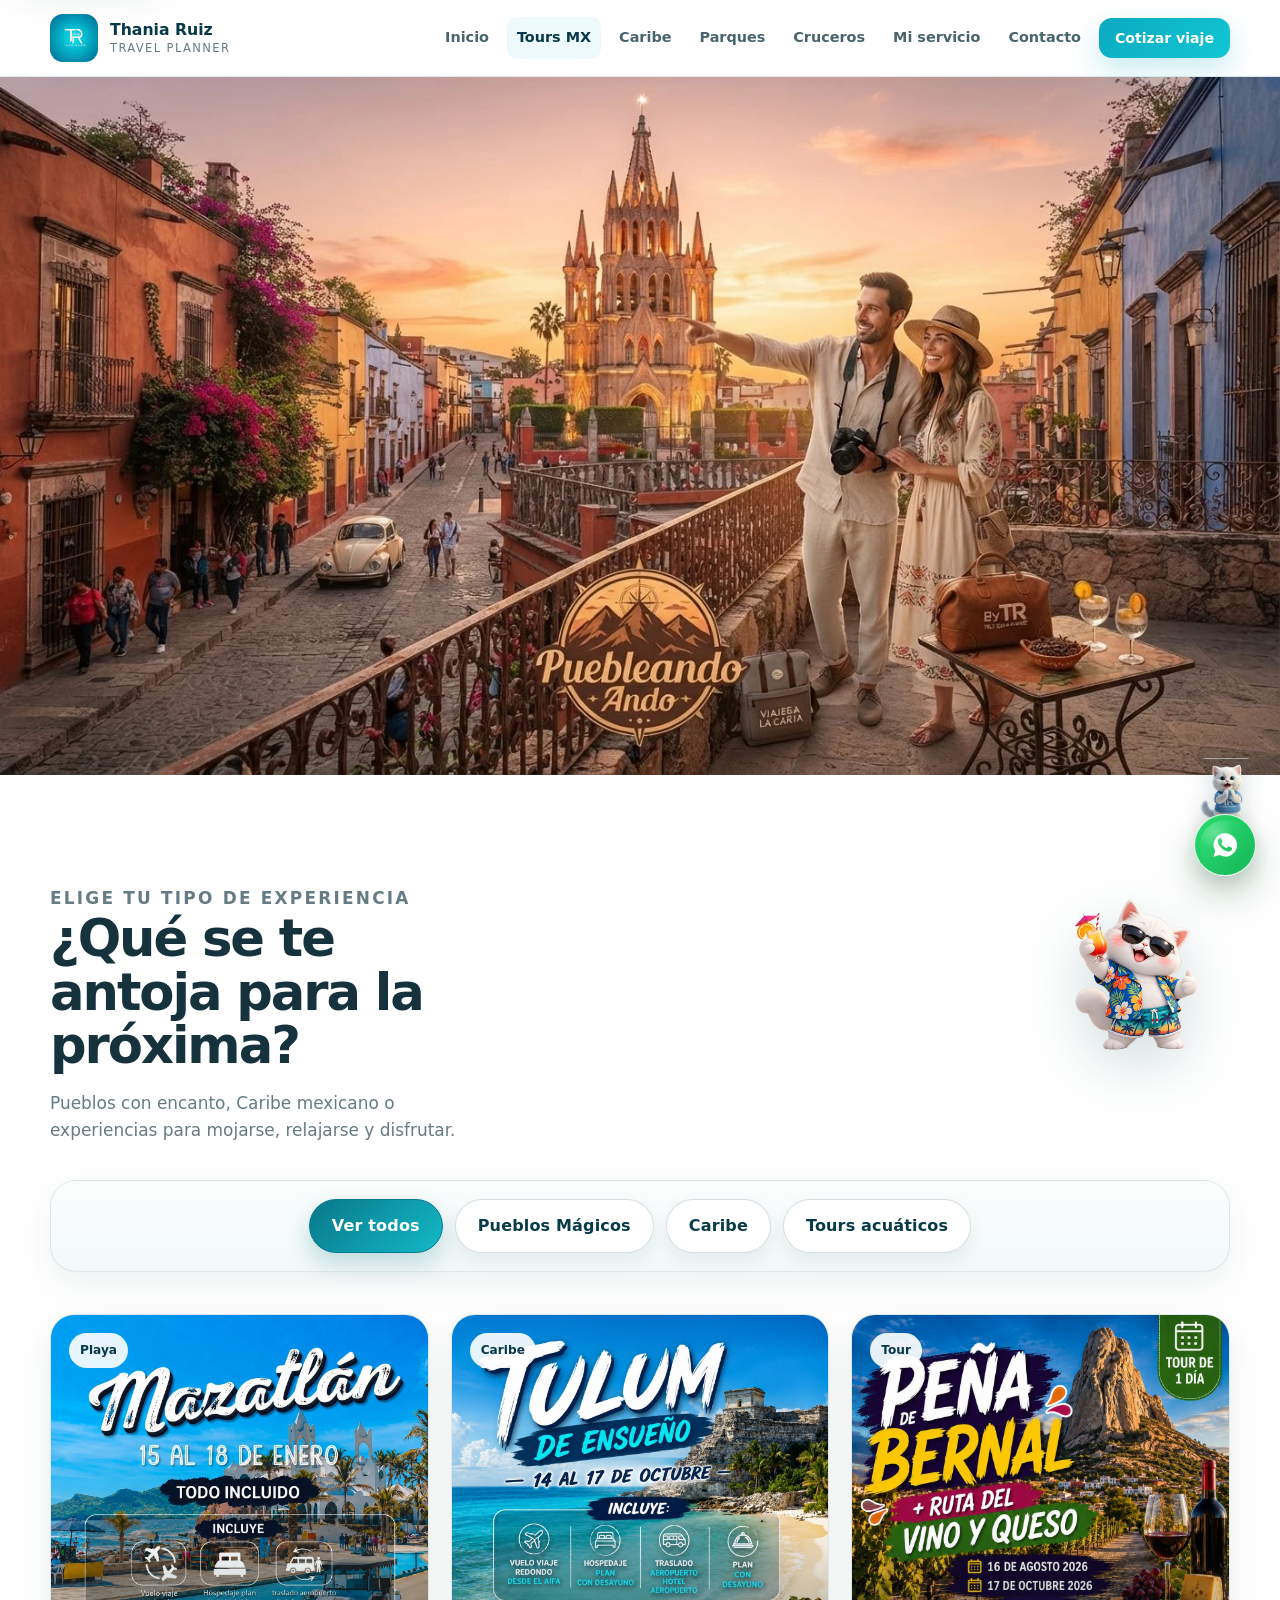
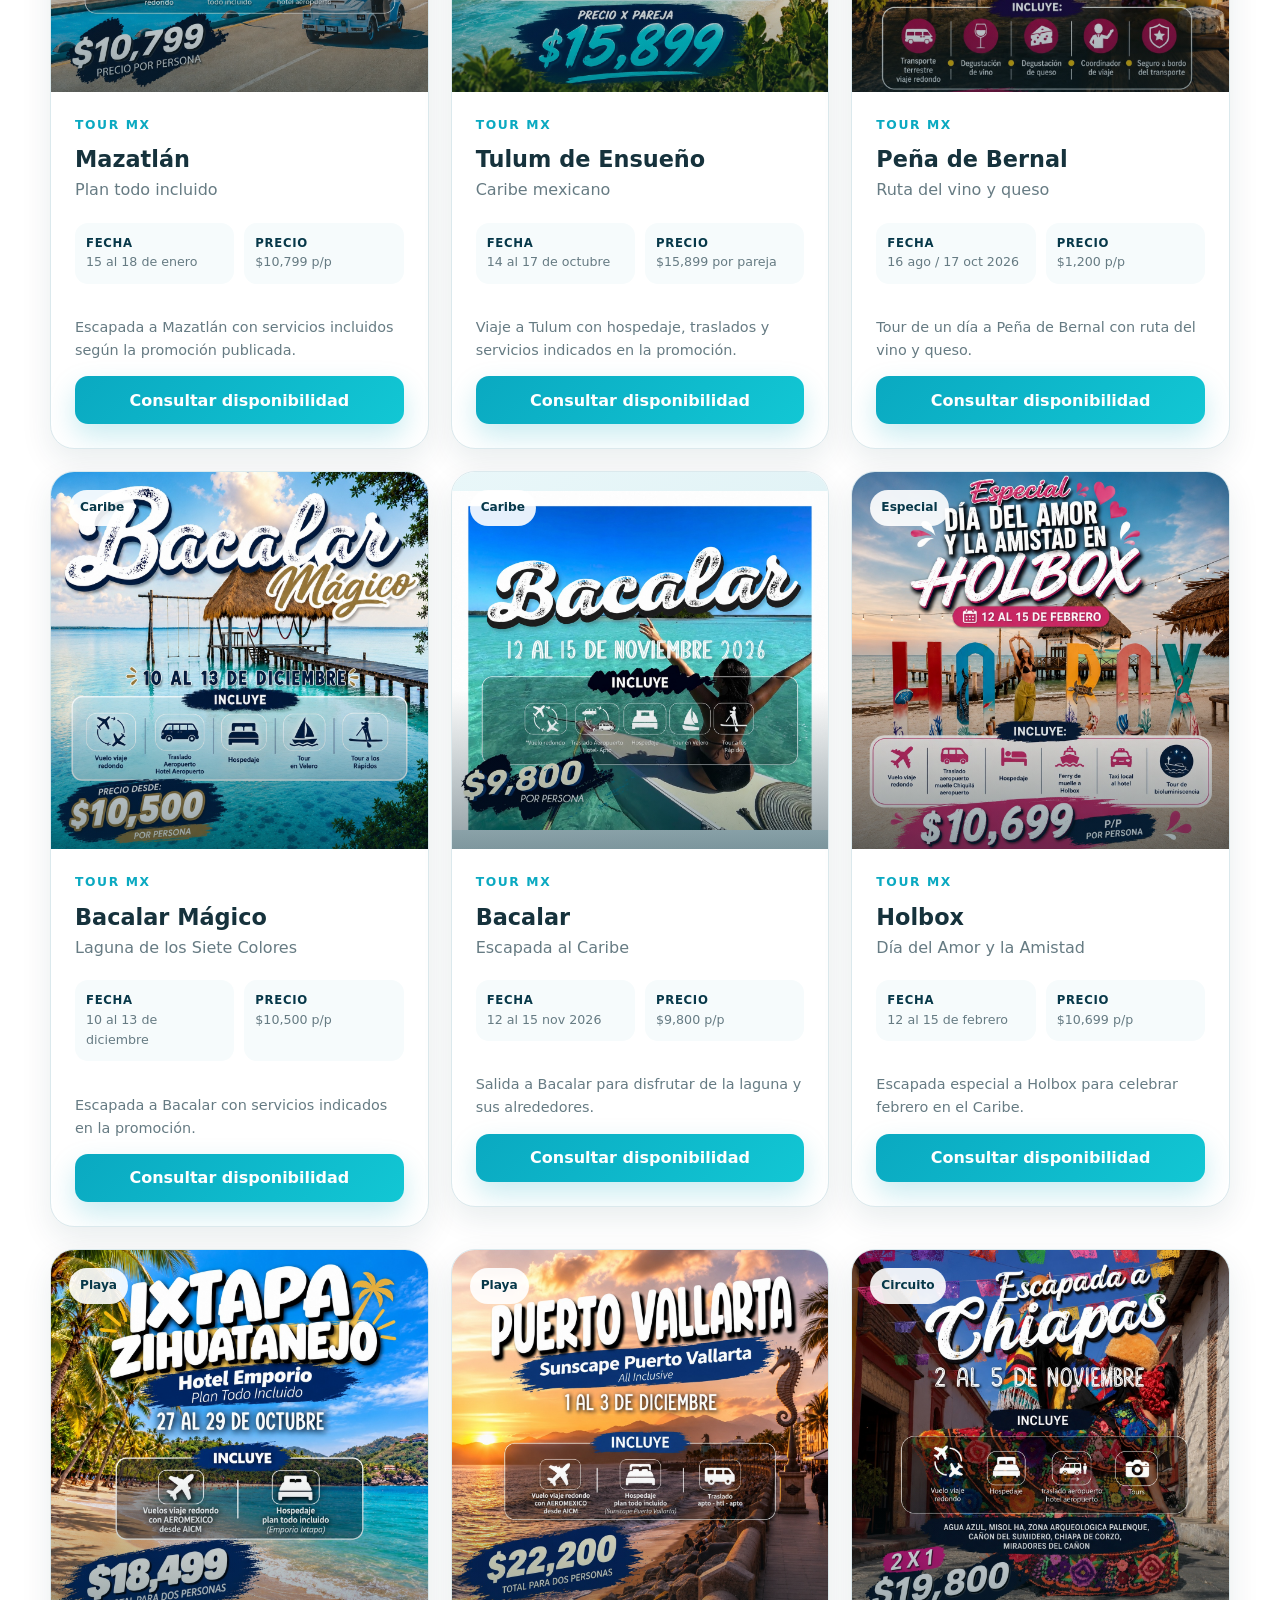
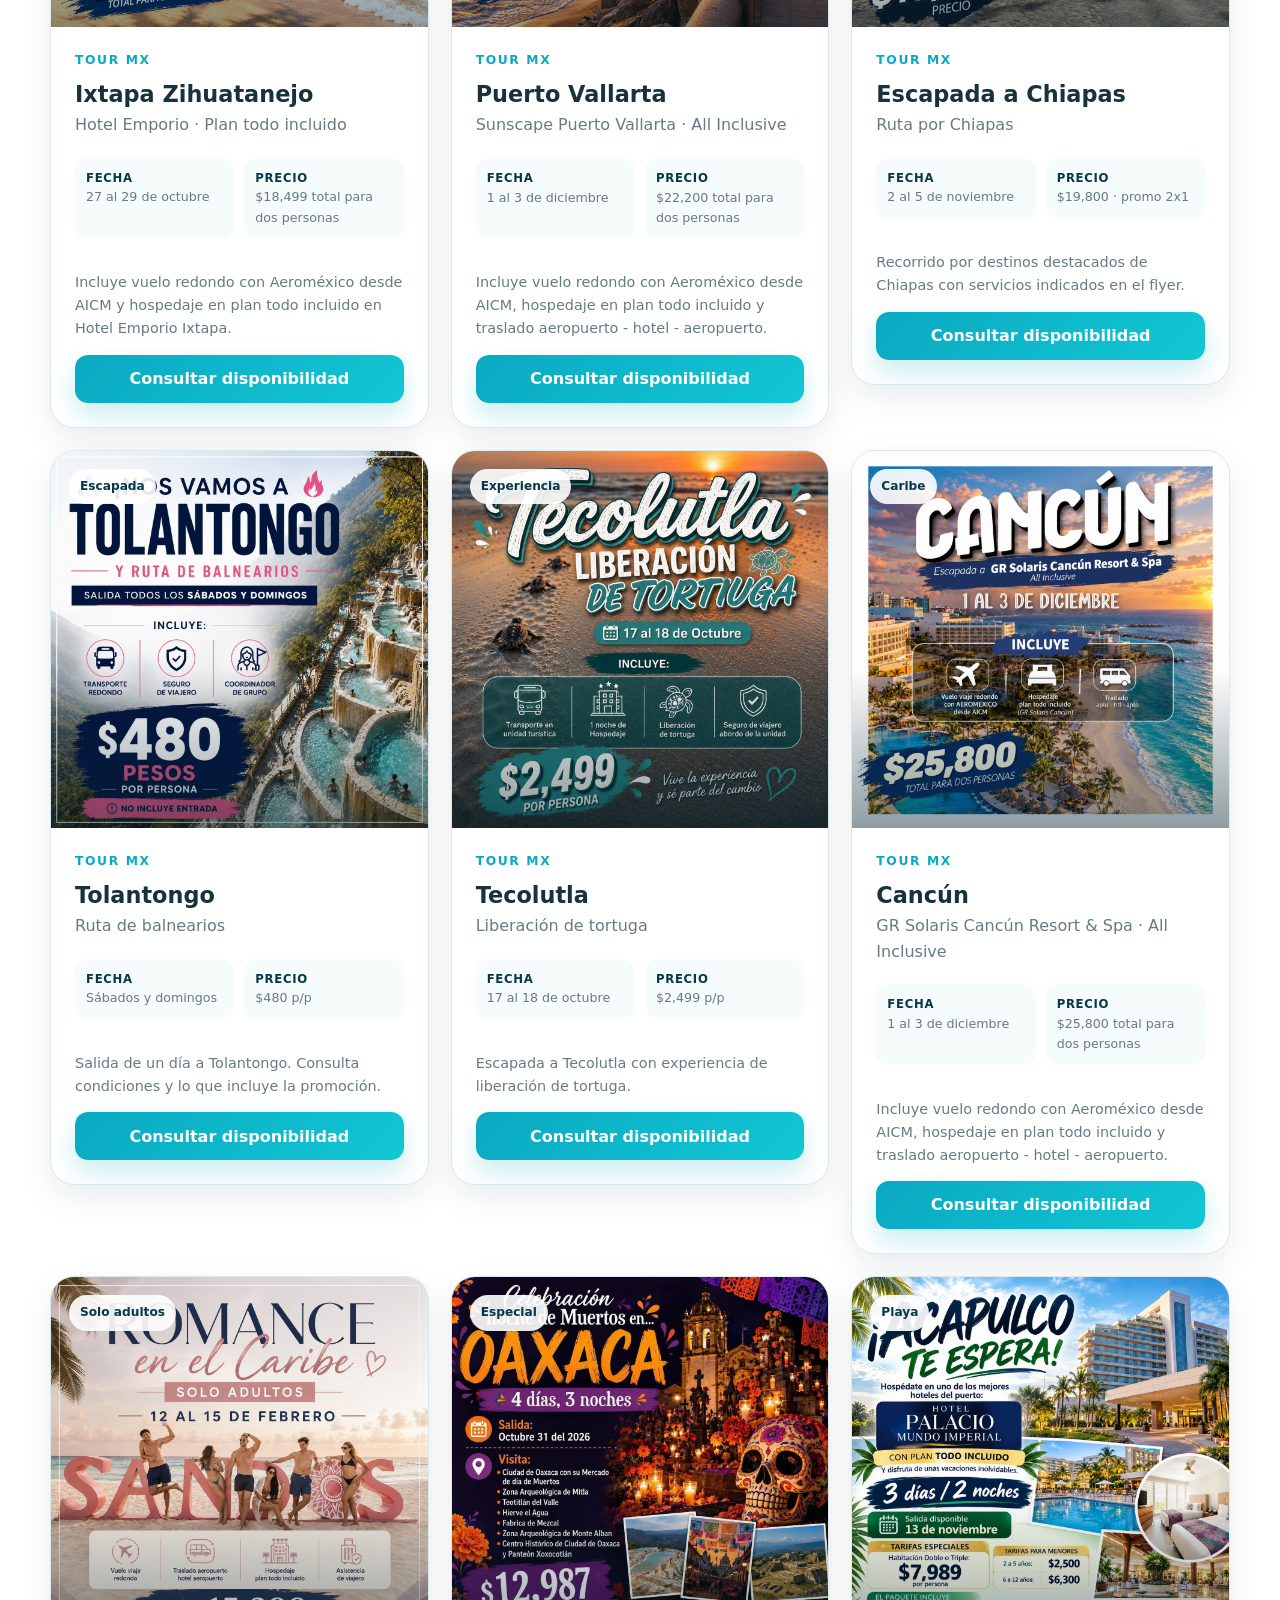
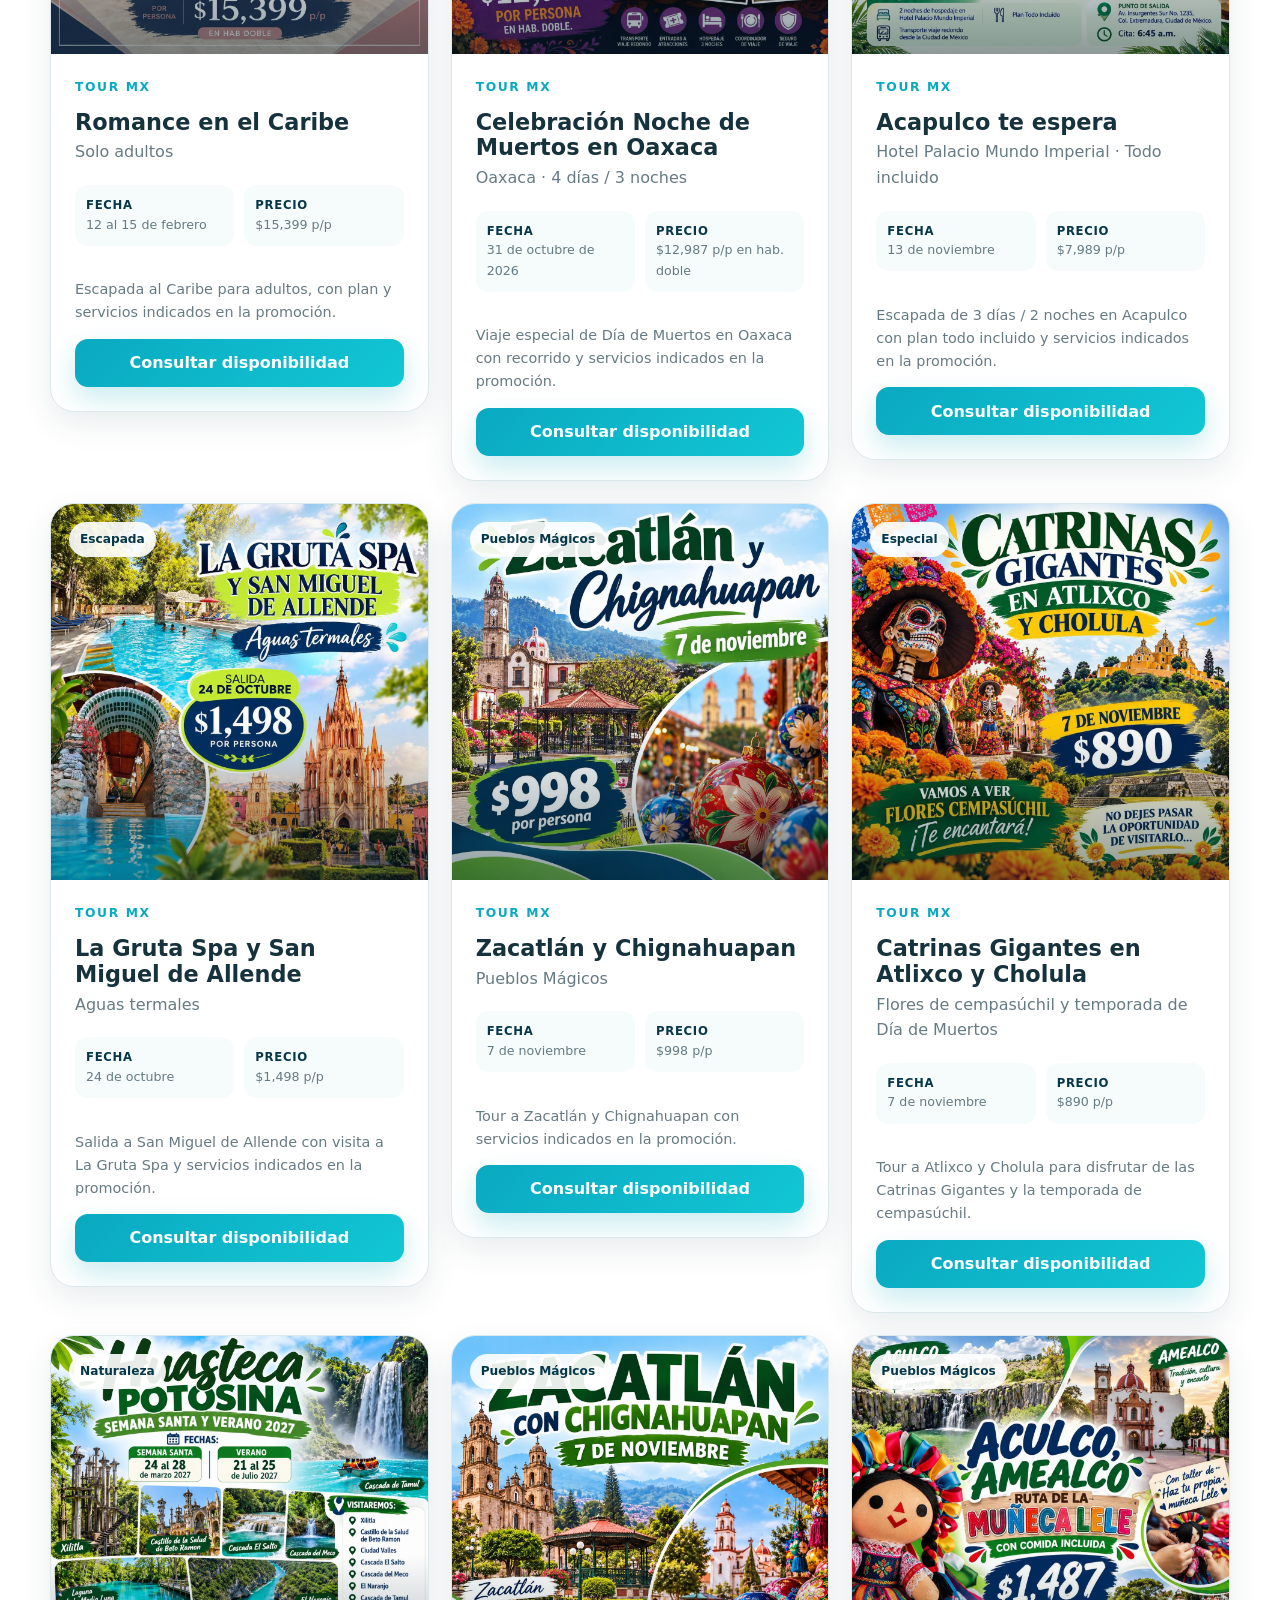
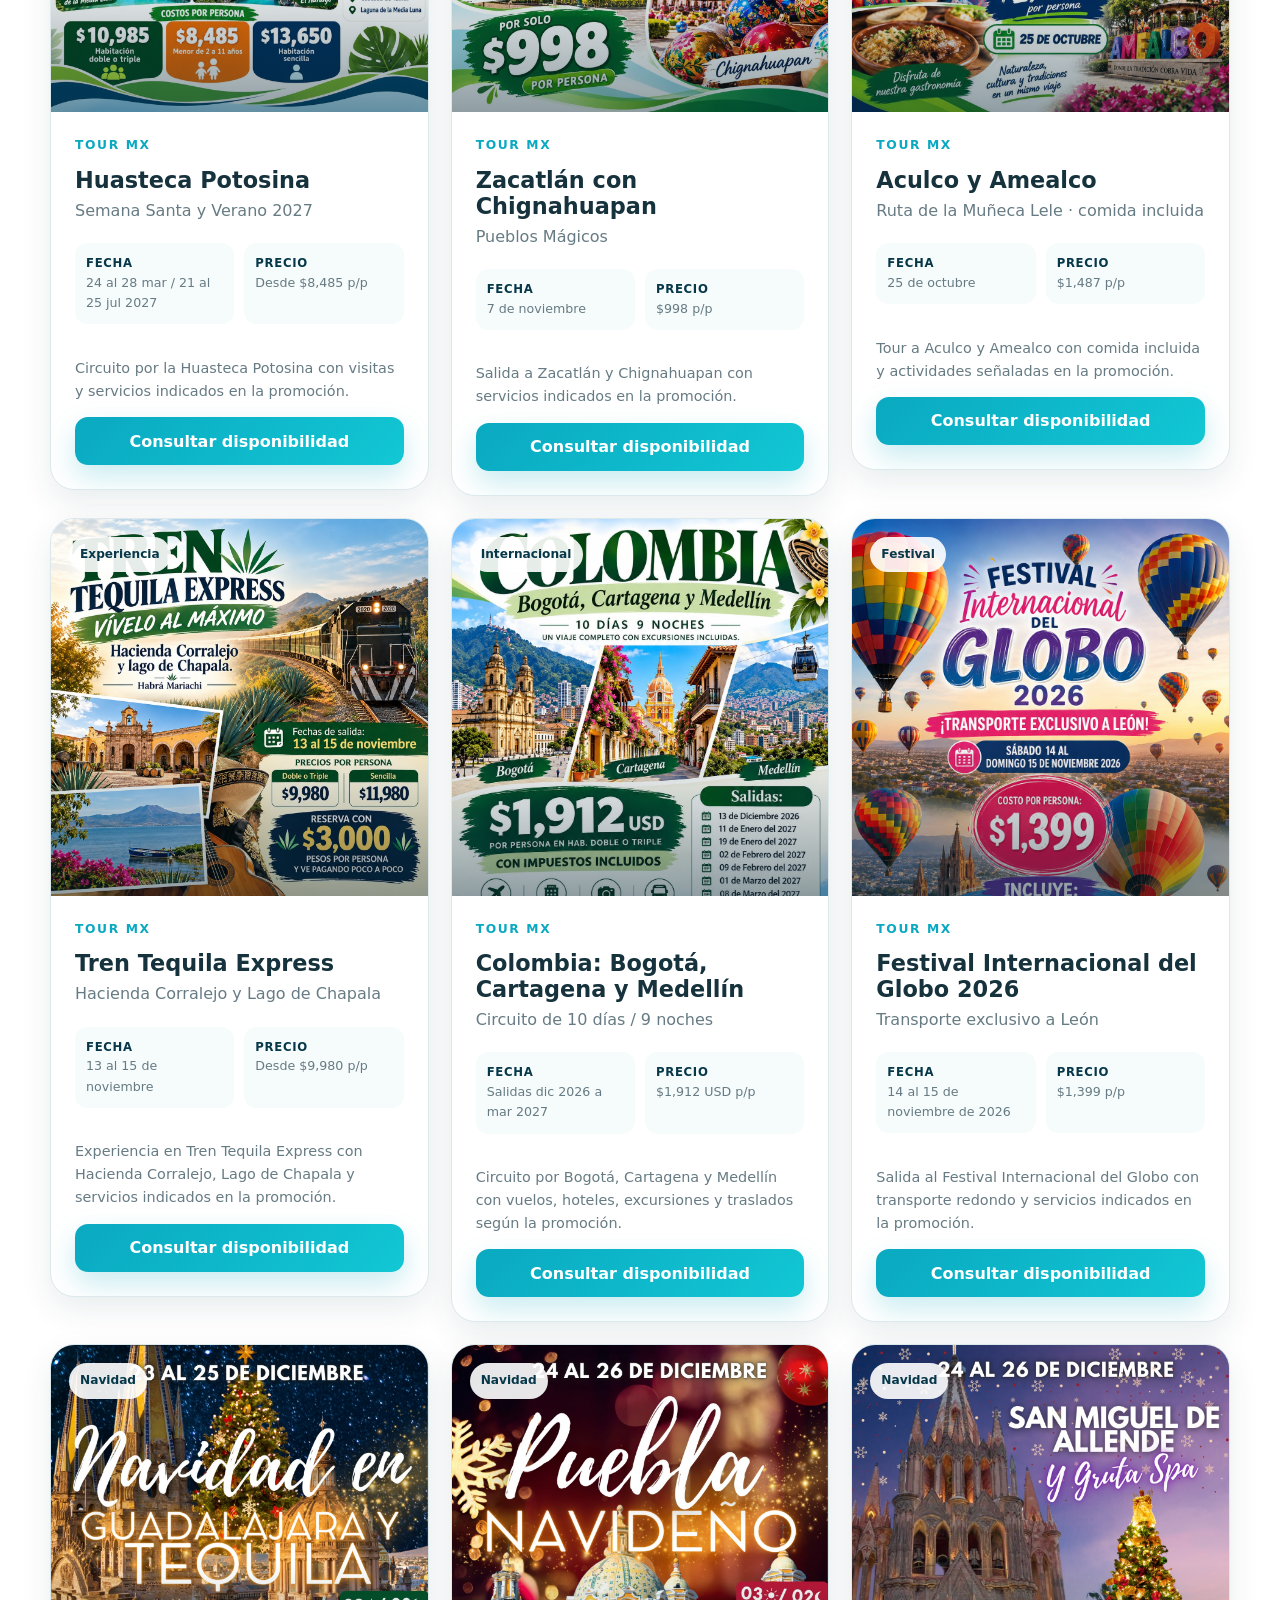
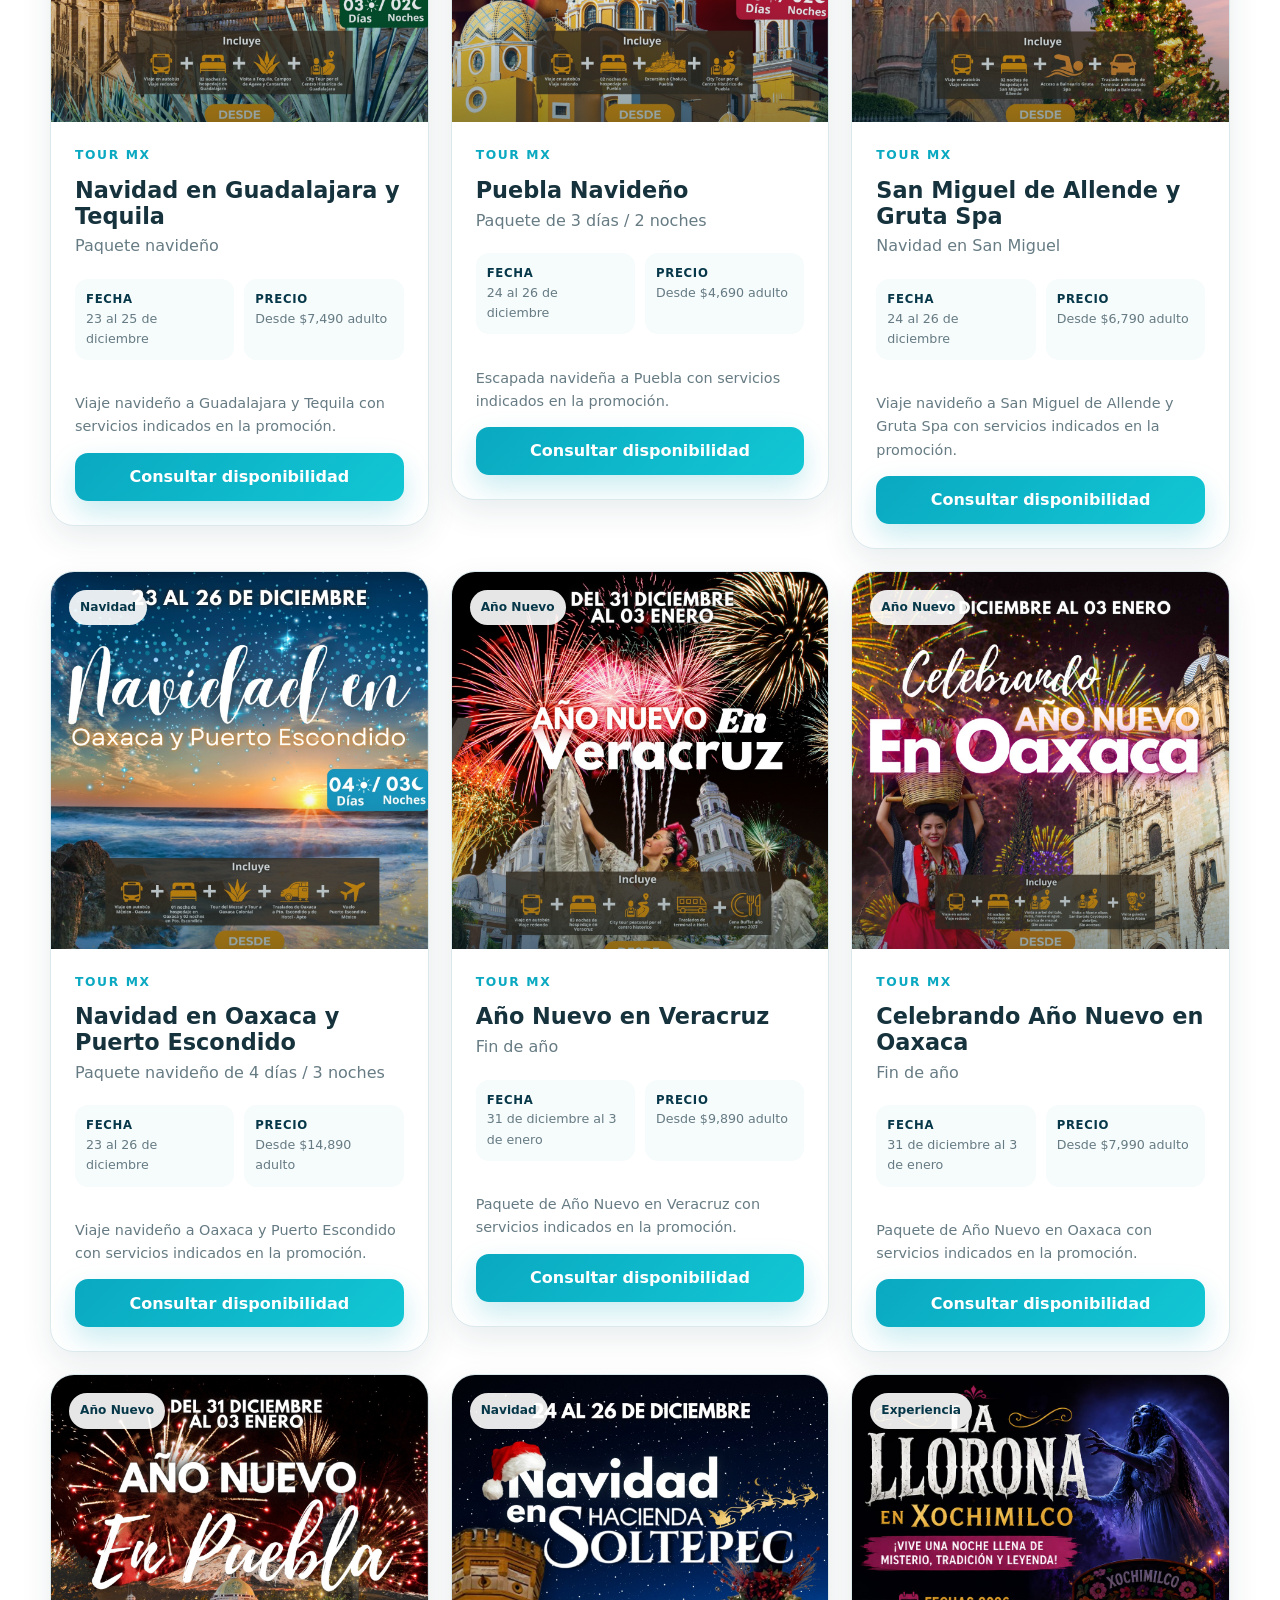
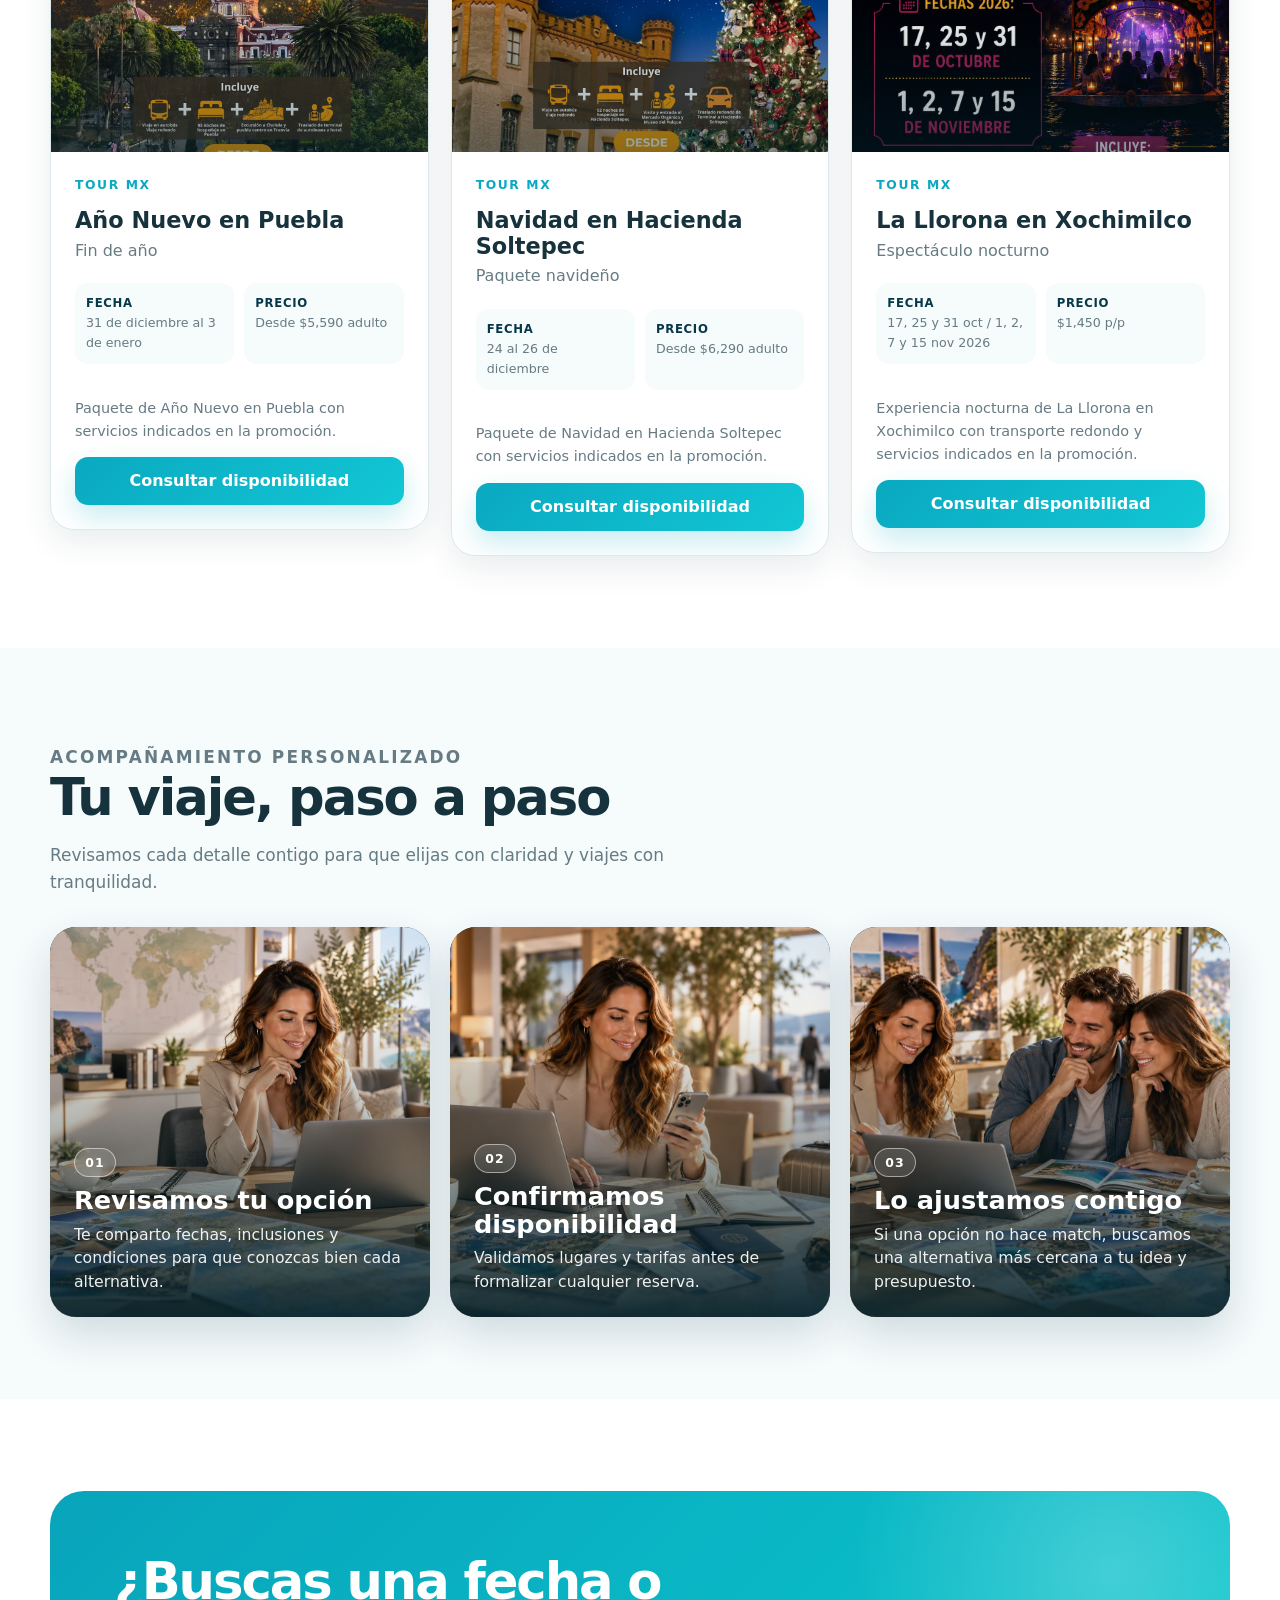
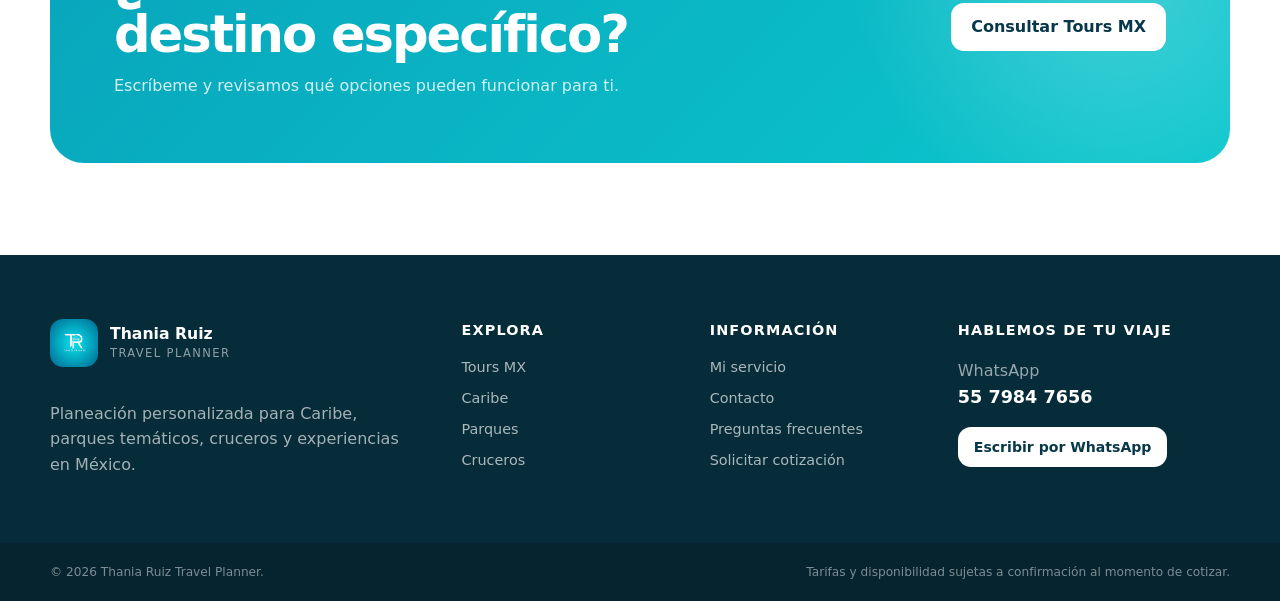
<file: salidas.html>
<!doctype html>
<html lang="es">
<head>
  <meta charset="utf-8"><meta name="viewport" content="width=device-width, initial-scale=1">
  <title>Tours MX | Thania Ruiz Travel Planner</title>
  <meta name="description" content="Explora Tours MX: Pueblos Mágicos, Caribe y tours acuáticos con Thania Ruiz Travel Planner.">
  <meta name="theme-color" content="#073849"><link rel="icon" href="assets/logo.webp"><link rel="stylesheet" href="css/styles.css?v=14">

  <style>
    /* Tours MX — hero final: solo imagen */
    .toursmx-hero {
      width: 100%;
      padding: 0 !important;
      min-height: 0 !important;
      background: none !important;
      overflow: hidden;
    }
    .toursmx-hero .toursmx-hero-image {
      display: block;
      width: 100%;
      height: auto;
      object-fit: cover;
      object-position: center;
    }

    .toursmx-pick-section .container {
      position: relative;
    }
    .toursmx-pick-section .section-head {
      max-width: 690px;
      margin-bottom: 36px;
      padding-right: 240px;
    }
    .toursmx-side-takito {
      position: absolute;
      top: 10px;
      right: 8px;
      width: 170px;
      height: auto;
      filter: drop-shadow(0 18px 28px rgba(7,59,73,.18));
      pointer-events: none;
      user-select: none;
    }

    @media (max-width: 980px) {
      .toursmx-hero .toursmx-hero-image {
        height: clamp(520px, 72vh, 760px);
        object-fit: cover;
        object-position: center;
      }
      .toursmx-pick-section .section-head {
        padding-right: 160px;
      }
      .toursmx-side-takito {
        width: 130px;
        top: 18px;
      }
    }

    @media (max-width: 700px) {
      .toursmx-pick-section .section-head {
        padding-right: 0;
      }
      .toursmx-side-takito {
        position: relative;
        display: block;
        width: 118px;
        top: auto;
        right: auto;
        margin: -6px 0 12px auto;
      }
    }
  </style>

  <style>
    /* Tours MX — filtros en botones limpios, sin imágenes */
    body[data-page="salidas"] .toursmx-filter-wrap{
      margin: 0 0 42px;
    }

    body[data-page="salidas"] .toursmx-filter-buttons{
      display:flex;
      flex-wrap:wrap;
      justify-content:center;
      gap:12px;
      padding:18px;
      border:1px solid rgba(7,59,73,.10);
      border-radius:26px;
      background:linear-gradient(180deg,#fbfdfd 0%,#f2f8f8 100%);
      box-shadow:0 14px 34px rgba(7,59,73,.07);
    }

    body[data-page="salidas"] .toursmx-filter-button{
      appearance:none;
      border:1px solid rgba(7,59,73,.16) !important;
      border-radius:999px !important;
      background:#fff !important;
      color:#073b49 !important;
      padding:13px 22px !important;
      min-height:48px;
      font:inherit;
      font-weight:800 !important;
      letter-spacing:.01em;
      cursor:pointer;
      box-shadow:0 7px 18px rgba(7,59,73,.07);
      transition:
        transform .18s ease,
        box-shadow .18s ease,
        color .18s ease,
        background .18s ease,
        border-color .18s ease;
    }

    body[data-page="salidas"] .toursmx-filter-button:hover{
      transform:translateY(-2px);
      border-color:rgba(18,183,199,.55) !important;
      box-shadow:0 11px 24px rgba(7,59,73,.11);
    }

    body[data-page="salidas"] .toursmx-filter-button.active{
      color:#fff !important;
      border-color:#08788a !important;
      background:linear-gradient(135deg,#08788a 0%,#13b9c7 100%) !important;
      box-shadow:0 10px 24px rgba(8,120,138,.24);
    }

    @media (max-width:700px){
      body[data-page="salidas"] .toursmx-filter-buttons{
        display:grid;
        grid-template-columns:1fr 1fr;
        gap:10px;
        padding:14px;
        border-radius:22px;
      }

      body[data-page="salidas"] .toursmx-filter-button{
        width:100%;
        padding:12px 14px !important;
        font-size:.94rem;
      }
    }

    @media (max-width:430px){
      body[data-page="salidas"] .toursmx-filter-buttons{
        grid-template-columns:1fr;
      }
    }
  </style>

<style>
    /* Tours MX v24 — sección visual de acompañamiento */
    body[data-page="salidas"] .tours-process-section{
      padding-top:78px;
      padding-bottom:82px;
    }

    body[data-page="salidas"] .tours-process-head{
      max-width:720px;
      margin-bottom:30px;
    }

    body[data-page="salidas"] .tours-process-head h2{
      margin-bottom:10px;
    }

    body[data-page="salidas"] .tours-process-grid{
      display:grid;
      grid-template-columns:repeat(3, minmax(0,1fr));
      gap:20px;
    }

    body[data-page="salidas"] .tours-process-card{
      position:relative;
      min-height:390px;
      overflow:hidden;
      border-radius:26px;
      background:#073849;
      box-shadow:0 18px 42px rgba(7,59,73,.16);
      isolation:isolate;
    }

    body[data-page="salidas"] .tours-process-card img{
      position:absolute;
      inset:0;
      width:100%;
      height:100%;
      object-fit:cover;
      object-position:center;
      z-index:-3;
      transition:transform .45s ease;
    }

    body[data-page="salidas"] .tours-process-card:nth-child(1) img{
      object-position:58% center;
    }

    body[data-page="salidas"] .tours-process-card:nth-child(2) img{
      object-position:52% center;
    }

    body[data-page="salidas"] .tours-process-card:nth-child(3) img{
      object-position:56% center;
    }

    body[data-page="salidas"] .tours-process-overlay{
      position:absolute;
      inset:0;
      z-index:-2;
      background:
        linear-gradient(180deg, rgba(5,34,43,.03) 22%, rgba(5,34,43,.30) 52%, rgba(5,34,43,.94) 100%);
    }

    body[data-page="salidas"] .tours-process-copy{
      position:absolute;
      left:24px;
      right:24px;
      bottom:23px;
      z-index:2;
      color:#fff;
    }

    body[data-page="salidas"] .tours-process-step{
      display:inline-grid;
      place-items:center;
      min-width:42px;
      height:29px;
      padding:0 10px;
      margin-bottom:10px;
      border:1px solid rgba(255,255,255,.50);
      border-radius:999px;
      background:rgba(255,255,255,.13);
      backdrop-filter:blur(7px);
      font-size:.78rem;
      font-weight:800;
      letter-spacing:.08em;
    }

    body[data-page="salidas"] .tours-process-card h3{
      color:#fff;
      margin:0 0 8px;
      font-size:clamp(1.35rem,2vw,1.75rem);
      line-height:1.08;
      text-shadow:0 2px 12px rgba(0,0,0,.22);
    }

    body[data-page="salidas"] .tours-process-card p{
      color:rgba(255,255,255,.92);
      margin:0;
      line-height:1.5;
      font-size:.98rem;
      text-shadow:0 2px 10px rgba(0,0,0,.22);
    }

    body[data-page="salidas"] .tours-process-card:hover img{
      transform:scale(1.045);
    }

    @media (max-width:900px){
      body[data-page="salidas"] .tours-process-grid{
        grid-template-columns:1fr;
      }

      body[data-page="salidas"] .tours-process-card{
        min-height:360px;
      }
    }

    @media (max-width:560px){
      body[data-page="salidas"] .tours-process-section{
        padding-top:58px;
        padding-bottom:62px;
      }

      body[data-page="salidas"] .tours-process-card{
        min-height:330px;
        border-radius:22px;
      }

      body[data-page="salidas"] .tours-process-copy{
        left:19px;
        right:19px;
        bottom:19px;
      }
    }
  </style>

</head>
<body data-page="salidas">
<header id="site-header"></header>
<main id="contenido">
  <section class="page-hero tours-hero toursmx-hero" aria-label="Tours MX">
    <img class="toursmx-hero-image" src="assets/toursmx/hero-toursmx-final.webp" alt="Pareja recorriendo San Miguel de Allende al atardecer">
  </section>
  <section class="section toursmx-pick-section">
    <div class="container">
      <img class="toursmx-side-takito" src="assets/takito/takito-bebida.png" alt="" aria-hidden="true">
      <div class="section-head reveal"><p class="eyebrow">Elige tu tipo de experiencia</p><h2>¿Qué se te antoja para la próxima?</h2><p>Pueblos con encanto, Caribe mexicano o experiencias para mojarse, relajarse y disfrutar.</p></div>
      <div class="toursmx-filter-wrap reveal" aria-label="Filtrar Tours MX">
        <div class="toursmx-filter-buttons">
          <button class="filter-button toursmx-filter-button active" data-filter="todos">Ver todos</button>
          <button class="filter-button toursmx-filter-button" data-filter="pueblos">Pueblos Mágicos</button>
          <button class="filter-button toursmx-filter-button" data-filter="caribe">Caribe</button>
          <button class="filter-button toursmx-filter-button" data-filter="acuaticos">Tours acuáticos</button>
        </div>
      </div>
      <div class="departure-grid" id="salidas-list"></div>
    </div>
  </section>
  <section class="section section-soft tours-process-section">
    <div class="container">
      <div class="section-head reveal tours-process-head">
        <p class="eyebrow">Acompañamiento personalizado</p>
        <h2>Tu viaje, paso a paso</h2>
        <p>Revisamos cada detalle contigo para que elijas con claridad y viajes con tranquilidad.</p>
      </div>

      <div class="tours-process-grid">
        <article class="tours-process-card reveal">
          <img src="assets/toursmx/proceso/revisamos-opcion.webp" alt="Planeación personalizada de un viaje">
          <div class="tours-process-overlay"></div>
          <div class="tours-process-copy">
            <span class="tours-process-step">01</span>
            <h3>Revisamos tu opción</h3>
            <p>Te comparto fechas, inclusiones y condiciones para que conozcas bien cada alternativa.</p>
          </div>
        </article>

        <article class="tours-process-card reveal">
          <img src="assets/toursmx/proceso/confirmamos-disponibilidad.webp" alt="Revisión de disponibilidad antes de reservar">
          <div class="tours-process-overlay"></div>
          <div class="tours-process-copy">
            <span class="tours-process-step">02</span>
            <h3>Confirmamos disponibilidad</h3>
            <p>Validamos lugares y tarifas antes de formalizar cualquier reserva.</p>
          </div>
        </article>

        <article class="tours-process-card reveal">
          <img src="assets/toursmx/proceso/ajustamos-viaje.webp" alt="Asesoría para ajustar una propuesta de viaje">
          <div class="tours-process-overlay"></div>
          <div class="tours-process-copy">
            <span class="tours-process-step">03</span>
            <h3>Lo ajustamos contigo</h3>
            <p>Si una opción no hace match, buscamos una alternativa más cercana a tu idea y presupuesto.</p>
          </div>
        </article>
      </div>
    </div>
  </section>
  <section class="section"><div class="container"><div class="cta reveal"><div class="cta-inner"><div><h2>¿Buscas una fecha o destino específico?</h2><p>Escríbeme y revisamos qué opciones pueden funcionar para ti.</p></div><a class="btn btn-light" data-wa-message="Hola Thania, quiero saber qué Tours MX tienes disponibles para mis fechas.">Consultar Tours MX</a></div></div></div></section>
</main>
<footer id="site-footer"></footer>
<div class="whatsapp-companion">
    <img class="takito-peek" src="assets/takito-bravo.png" alt="" aria-hidden="true">
    <a class="whatsapp-float" data-wa-message="Hola Thania, quiero información sobre Tours MX." aria-label="Escribir por WhatsApp"><svg viewBox="0 0 24 24"><path d="M12.04 2a9.82 9.82 0 0 0-8.43 14.87L2.1 22l5.25-1.38A9.99 9.99 0 1 0 12.04 2Zm5.79 14.08c-.25.7-1.47 1.34-2.02 1.42-.52.08-1.18.12-1.9-.12-.44-.14-1-.33-1.73-.64-3.04-1.31-5.03-4.36-5.18-4.56-.15-.2-1.24-1.65-1.24-3.15s.79-2.24 1.07-2.54c.28-.3.61-.37.81-.37.2 0 .4 0 .58.01.19.01.44-.07.69.53.25.6.84 2.05.91 2.2.08.15.13.33.03.53-.1.2-.15.33-.3.51-.15.18-.32.4-.46.53-.15.15-.3.31-.13.61.18.3.79 1.3 1.69 2.11 1.16 1.03 2.14 1.35 2.44 1.5.3.15.48.13.66-.08.18-.2.76-.89.96-1.19.2-.3.4-.25.68-.15.28.1 1.77.84 2.08.99.3.15.51.23.58.35.08.13.08.73-.17 1.43Z"/></svg></a>
  </div>
<dialog class="flyer-modal" id="flyer-modal" aria-label="Vista ampliada de promoción">
  <div class="flyer-modal-inner">
    <div class="flyer-modal-head"><strong data-flyer-title>Promoción</strong><button type="button" data-close-flyer aria-label="Cerrar promoción">×</button></div>
    <img alt="">
  </div>
</dialog>
<script src="js/main.js?v=14"></script><script src="js/salidas.js?v=14"></script>
</body></html>
</file>
<file: css/styles.css>
:root {
  --turquoise: #0aa9c1;
  --turquoise-2: #12c7d4;
  --deep: #073849;
  --navy: #082d3b;
  --ink: #16323c;
  --muted: #667b83;
  --cream: #f6fbfc;
  --white: #ffffff;
  --line: #dbe9ed;
  --shadow: 0 22px 60px rgba(4, 50, 66, .13);
  --shadow-soft: 0 12px 32px rgba(4, 50, 66, .09);
  --radius: 26px;
  --radius-sm: 16px;
  --container: 1180px;
}

* { box-sizing: border-box; }
html { scroll-behavior: smooth; }
body {
  margin: 0;
  color: var(--ink);
  background: var(--white);
  font-family: Inter, ui-sans-serif, system-ui, -apple-system, BlinkMacSystemFont, "Segoe UI", sans-serif;
  line-height: 1.6;
  -webkit-font-smoothing: antialiased;
}
body.menu-open { overflow: hidden; }
img { max-width: 100%; display: block; }
a { color: inherit; text-decoration: none; }
button, input, select, textarea { font: inherit; }
button { cursor: pointer; }

.container { width: min(calc(100% - 40px), var(--container)); margin-inline: auto; }
.section { padding: 92px 0; }
.section-soft { background: var(--cream); }
.section-dark { background: var(--deep); color: var(--white); }
.section-head { max-width: 760px; margin-bottom: 42px; }
.section-head.center { margin-inline: auto; text-align: center; }
.section-head h2, .page-intro h1, .hero h1 {
  margin: 0;
  line-height: 1.04;
  letter-spacing: -.04em;
}
.section-head h2 { font-size: clamp(2rem, 4vw, 3.45rem); }
.section-head p { margin: 18px 0 0; color: var(--muted); font-size: 1.06rem; }
.section-dark .section-head p { color: rgba(255,255,255,.74); }
.eyebrow {
  margin: 0 0 12px;
  color: var(--turquoise);
  font-size: .77rem;
  font-weight: 800;
  letter-spacing: .13em;
  text-transform: uppercase;
}
.section-dark .eyebrow { color: #5be1e7; }

.skip-link { position: fixed; left: 16px; top: -60px; z-index: 9999; background: #fff; padding: 10px 14px; border-radius: 10px; box-shadow: var(--shadow-soft); }
.skip-link:focus { top: 16px; }

.nav { position: sticky; top: 0; z-index: 100; background: rgba(255,255,255,.96); border-bottom: 1px solid rgba(219,233,237,.9); backdrop-filter: blur(16px); }
.nav-inner { min-height: 76px; display: flex; align-items: center; justify-content: space-between; gap: 24px; }
.brand { display: inline-flex; align-items: center; gap: 12px; min-width: 210px; }
.brand img { width: 48px; height: 48px; object-fit: cover; border-radius: 13px; }
.brand span { display: flex; flex-direction: column; line-height: 1.05; }
.brand strong { font-size: .98rem; color: var(--deep); }
.brand small { margin-top: 4px; color: var(--muted); font-size: .72rem; letter-spacing: .12em; text-transform: uppercase; }
.nav-menu { display: flex; align-items: center; gap: 8px; }
.nav-menu > a:not(.btn) { padding: 9px 10px; color: #49646d; font-size: .9rem; font-weight: 700; border-radius: 10px; transition: .2s ease; }
.nav-menu > a:not(.btn):hover, .nav-menu > a.active { background: #edf9fb; color: var(--deep); }
.nav-toggle { display: none; width: 44px; height: 44px; border: 0; background: transparent; padding: 9px; }
.nav-toggle span { display: block; height: 2px; background: var(--deep); margin: 5px 0; border-radius: 2px; }

.btn {
  display: inline-flex;
  align-items: center;
  justify-content: center;
  gap: 9px;
  min-height: 48px;
  padding: 0 20px;
  border: 0;
  border-radius: 13px;
  background: linear-gradient(135deg, var(--turquoise), var(--turquoise-2));
  color: #fff;
  font-weight: 800;
  box-shadow: 0 12px 28px rgba(10,169,193,.22);
  transition: transform .2s ease, box-shadow .2s ease;
}
.btn:hover { transform: translateY(-2px); box-shadow: 0 16px 32px rgba(10,169,193,.28); }
.btn-sm { min-height: 40px; padding-inline: 16px; font-size: .88rem; }
.btn-light { background: #fff; color: var(--deep); box-shadow: none; }
.btn-outline { background: transparent; color: var(--deep); border: 1px solid var(--line); box-shadow: none; }
.btn-outline:hover { border-color: #9adce4; box-shadow: none; }
.btn-block { width: 100%; }

.hero {
  position: relative;
  overflow: hidden;
  min-height: 720px;
  color: #fff;
  background:
    linear-gradient(90deg,
      rgba(4,34,45,.94) 0%,
      rgba(4,43,55,.88) 28%,
      rgba(5,54,67,.68) 48%,
      rgba(5,54,67,.28) 68%,
      rgba(5,54,67,.05) 100%
    ),
    url("../assets/heropirncipal.jpg") 58% 52% / cover no-repeat;
}
.hero::before {
  content: "";
  position: absolute;
  inset: 0;
  background:
    linear-gradient(180deg, rgba(2,24,32,.08) 0%, transparent 38%, rgba(2,24,32,.14) 100%);
  pointer-events: none;
}
.hero::after { display: none; }

.hero-inner {
  position: relative;
  z-index: 2;
  min-height: 720px;
  display: flex;
  align-items: center;
  padding: 78px 0 96px;
}
.hero-copy {
  max-width: 650px;
}
.hero .eyebrow { color: #8af0f2; }
.hero h1 {
  font-size: clamp(3.35rem, 6.8vw, 6.15rem);
  max-width: 760px;
  text-shadow: 0 4px 22px rgba(0,0,0,.16);
}
.hero h1 span { color: #73e7eb; }
.hero-copy > p {
  max-width: 620px;
  margin: 24px 0 30px;
  color: rgba(255,255,255,.9);
  font-size: clamp(1.05rem, 2vw, 1.22rem);
  text-shadow: 0 2px 14px rgba(0,0,0,.18);
}
.hero-actions { display: flex; flex-wrap: wrap; gap: 12px; }
.hero .btn-outline {
  color: #fff;
  border-color: rgba(255,255,255,.42);
  background: rgba(0,0,0,.06);
  backdrop-filter: blur(4px);
}
.hero .btn-outline:hover { background: rgba(255,255,255,.11); }
.hero-tags { display: flex; flex-wrap: wrap; gap: 10px; margin-top: 32px; }
.hero-tags span {
  padding: 9px 12px;
  border: 1px solid rgba(255,255,255,.24);
  border-radius: 999px;
  background: rgba(4,36,47,.28);
  backdrop-filter: blur(5px);
  color: rgba(255,255,255,.92);
  font-size: .83rem;
}

@media (max-width: 1040px) {
  .hero {
    min-height: 650px;
    background:
      linear-gradient(90deg,
        rgba(4,34,45,.94) 0%,
        rgba(4,43,55,.82) 40%,
        rgba(5,54,67,.42) 70%,
        rgba(5,54,67,.12) 100%
      ),
      url("../assets/heropirncipal.jpg") 62% 50% / cover no-repeat;
  }
  .hero-inner {
    min-height: 650px;
    padding: 88px 0 105px;
  }
  .hero-copy { max-width: 610px; }
}

@media (max-width: 700px) {
  .hero {
    min-height: 650px;
    background:
      linear-gradient(180deg,
        rgba(4,34,45,.82) 0%,
        rgba(4,43,55,.68) 52%,
        rgba(4,43,55,.9) 100%
      ),
      url("../assets/heropirncipal.jpg") 62% center / cover no-repeat;
  }
  .hero-inner {
    min-height: 650px;
    align-items: flex-end;
    padding: 120px 0 80px;
  }
  .hero h1 { font-size: clamp(2.8rem, 14vw, 4.25rem); }
  .hero-copy > p { font-size: 1rem; }
  .hero-actions { flex-direction: column; align-items: stretch; }
  .hero-actions .btn { width: 100%; }
  .hero-tags { margin-top: 24px; }
}

.trust-strip { margin-top: -34px; position: relative; z-index: 4; }
.trust-grid { display: grid; grid-template-columns: repeat(4, 1fr); background: #fff; border: 1px solid var(--line); border-radius: 22px; box-shadow: var(--shadow-soft); overflow: hidden; }
.trust-item { padding: 24px 22px; border-right: 1px solid var(--line); }
.trust-item:last-child { border-right: 0; }
.trust-item strong { display: block; color: var(--deep); font-size: 1.03rem; }
.trust-item span { color: var(--muted); font-size: .86rem; }

.card-grid { display: grid; grid-template-columns: repeat(3, 1fr); gap: 22px; }
.experience-card { position: relative; min-height: 360px; padding: 30px; border-radius: var(--radius); overflow: hidden; display: flex; flex-direction: column; justify-content: flex-end; color: #fff; box-shadow: var(--shadow-soft); isolation: isolate; }
.experience-card::before, .destination-card::before, .departure-visual::before { content: ""; position: absolute; inset: 0; z-index: -2; transition: transform .5s ease; }
.experience-card::after, .destination-card::after, .departure-visual::after { content: ""; position: absolute; inset: 0; z-index: -1; background: linear-gradient(180deg, rgba(3,35,47,.05) 10%, rgba(3,35,47,.86) 100%); }
.experience-card:hover::before, .destination-card:hover::before { transform: scale(1.04); }
.bg-cruise::before { background: linear-gradient(145deg, #0c7f9a, #b8eef0); }
.bg-parks::before { background: linear-gradient(145deg, #7b5ed6, #ec87c0 52%, #f6c26c); }
.bg-caribe::before { background: linear-gradient(145deg, #0ca8b3 5%, #30d4cb 45%, #f5d89f 46%, #eebc6c 100%); }
.experience-icon { width: 54px; height: 54px; display: grid; place-items: center; border-radius: 16px; background: rgba(255,255,255,.16); border: 1px solid rgba(255,255,255,.22); backdrop-filter: blur(8px); margin-bottom: auto; }
.experience-icon svg { width: 28px; }
.experience-card h3 { margin: 22px 0 8px; font-size: 1.8rem; line-height: 1.05; }
.experience-card p { margin: 0 0 16px; color: rgba(255,255,255,.78); }
.card-link { font-weight: 800; }

/* === Inicio · experiencias visuales v16 === */
.home-experience-grid {
  display: grid;
  grid-template-columns: repeat(12, minmax(0, 1fr));
  gap: 20px;
}

.home-experience-card {
  position: relative;
  grid-column: span 5;
  min-height: 390px;
  border-radius: 30px;
  overflow: hidden;
  color: #fff;
  text-decoration: none;
  isolation: isolate;
  box-shadow: 0 18px 42px rgba(4, 50, 66, .11);
  transition: transform .35s ease, box-shadow .35s ease;
}

.home-experience-card.home-experience-wide {
  grid-column: span 7;
}

.home-experience-card::before {
  content: "";
  position: absolute;
  inset: 0;
  z-index: -2;
  background-position: center;
  background-size: cover;
  transform: scale(1.01);
  transition: transform .65s cubic-bezier(.2,.7,.2,1), filter .45s ease;
}

.home-experience-card::after {
  content: "";
  position: absolute;
  inset: 0;
  z-index: -1;
  background:
    linear-gradient(180deg, rgba(3,24,31,.02) 18%, rgba(3,26,34,.22) 48%, rgba(3,28,36,.9) 100%),
    linear-gradient(90deg, rgba(3,28,36,.22), transparent 62%);
}

.home-tours::before {
  background-image: url("../assets/toursmx-hero.jpg");
  background-position: center 46%;
}

.home-caribe::before {
  background-image: url("../assets/caribe-hero.jpg");
  background-position: center 48%;
}

.home-parques::before {
  background-image: url("../assets/parques.jpg");
  background-position: center 48%;
}

.home-cruceros::before {
  background-image: url("../assets/crucero-hero.jpg");
  background-position: center 56%;
}

.home-experience-content {
  position: absolute;
  left: 0;
  right: 0;
  bottom: 0;
  padding: 30px;
}

.home-experience-kicker {
  display: inline-flex;
  align-items: center;
  min-height: 30px;
  padding: 0 12px;
  margin-bottom: 13px;
  border: 1px solid rgba(255,255,255,.28);
  border-radius: 999px;
  background: rgba(255,255,255,.13);
  backdrop-filter: blur(10px);
  color: rgba(255,255,255,.92);
  font-size: .76rem;
  font-weight: 800;
  letter-spacing: .04em;
  text-transform: uppercase;
}

.home-experience-card h3 {
  margin: 0;
  font-size: clamp(2rem, 3.2vw, 3rem);
  line-height: .98;
  letter-spacing: -.045em;
  text-shadow: 0 5px 24px rgba(0,0,0,.2);
}

.home-experience-card p {
  max-width: 560px;
  margin: 11px 0 18px;
  color: rgba(255,255,255,.82);
  font-size: .98rem;
  line-height: 1.55;
}

.home-experience-link {
  display: inline-flex;
  align-items: center;
  gap: 10px;
  font-size: .9rem;
  font-weight: 900;
  color: #fff;
}

.home-experience-link span {
  display: grid;
  place-items: center;
  width: 32px;
  height: 32px;
  border-radius: 50%;
  background: #fff;
  color: var(--deep);
  transition: transform .28s ease;
}

.home-experience-card:hover {
  transform: translateY(-6px);
  box-shadow: 0 28px 58px rgba(4, 50, 66, .18);
}

.home-experience-card:hover::before {
  transform: scale(1.075);
  filter: saturate(1.06);
}

.home-experience-card:hover .home-experience-link span {
  transform: translateX(5px);
}

@media (max-width: 980px) {
  .home-experience-card,
  .home-experience-card.home-experience-wide {
    grid-column: span 6;
    min-height: 360px;
  }
}

@media (max-width: 700px) {
  .home-experience-grid {
    grid-template-columns: 1fr;
    gap: 16px;
  }

  .home-experience-card,
  .home-experience-card.home-experience-wide {
    grid-column: auto;
    min-height: 330px;
    border-radius: 24px;
  }

  .home-experience-content {
    padding: 24px;
  }

  .home-experience-card h3 {
    font-size: 2.15rem;
  }

  .home-experience-card p {
    font-size: .93rem;
  }
}

.split { display: grid; grid-template-columns: .95fr 1.05fr; gap: 70px; align-items: center; }
.visual-panel { min-height: 520px; position: relative; border-radius: 34px; overflow: hidden; background: linear-gradient(145deg, #06a9ba, #b9f0ef); box-shadow: var(--shadow); }
.visual-panel::before { content: ""; position: absolute; width: 310px; height: 310px; top: -90px; left: -70px; border-radius: 50%; border: 1px solid rgba(255,255,255,.5); box-shadow: 0 0 0 65px rgba(255,255,255,.12), 0 0 0 130px rgba(255,255,255,.08); }
.visual-panel::after { content: "TR"; position: absolute; right: 24px; bottom: -34px; color: rgba(255,255,255,.24); font-size: 13rem; font-weight: 900; line-height: 1; letter-spacing: -.12em; }
.visual-note { position: absolute; left: 26px; right: 26px; bottom: 26px; z-index: 2; padding: 24px; border-radius: 20px; background: rgba(5,48,62,.85); color: #fff; backdrop-filter: blur(10px); }
.visual-note strong { font-size: 1.15rem; }
.visual-note p { margin: 7px 0 0; color: rgba(255,255,255,.7); }
.copy h2 { margin: 0; font-size: clamp(2.15rem, 4vw, 3.7rem); line-height: 1.03; letter-spacing: -.04em; }
.copy > p { color: var(--muted); font-size: 1.05rem; }
.check-list { list-style: none; padding: 0; margin: 28px 0; display: grid; gap: 13px; }
.check-list li { display: flex; gap: 12px; align-items: flex-start; }
.check-list li::before { content: "✓"; flex: 0 0 26px; height: 26px; display: grid; place-items: center; border-radius: 50%; background: #e9f9fb; color: var(--turquoise); font-weight: 900; }

.majorista-banner { position: relative; overflow: hidden; border-radius: 32px; background: linear-gradient(135deg, var(--navy), #096e80); color: #fff; padding: 48px; box-shadow: var(--shadow-soft); }
.majorista-banner::after { content: ""; position: absolute; width: 330px; height: 330px; right: -100px; top: -90px; border-radius: 50%; border: 1px solid rgba(255,255,255,.15); box-shadow: 0 0 0 60px rgba(255,255,255,.04), 0 0 0 120px rgba(255,255,255,.03); }
.majorista-inner { position: relative; z-index: 2; display: grid; grid-template-columns: 1fr auto; align-items: center; gap: 30px; }
.majorista-banner h2 { margin: 0 0 10px; font-size: clamp(2rem, 4vw, 3.2rem); letter-spacing: -.04em; line-height: 1.05; }
.majorista-banner p { max-width: 740px; margin: 0; color: rgba(255,255,255,.72); }

.steps { display: grid; grid-template-columns: repeat(4, 1fr); gap: 16px; }
.step { padding: 30px 26px; border: 1px solid var(--line); border-radius: 20px; background: #fff; }
.step h3 { margin: 0 0 8px; font-size: 1.1rem; }
.step p { margin: 0; color: var(--muted); font-size: .9rem; }

.cta { position: relative; overflow: hidden; border-radius: 34px; padding: 64px; background: linear-gradient(135deg, #08a4bb, #0bc7cd); color: #fff; }
.cta::before { content: ""; position: absolute; inset: 0; background: radial-gradient(circle at 90% 30%, rgba(255,255,255,.23), transparent 24%); }
.cta-inner { position: relative; z-index: 2; display: grid; grid-template-columns: 1fr auto; gap: 30px; align-items: center; }
.cta h2 { margin: 0; max-width: 760px; font-size: clamp(2rem, 4vw, 3.5rem); line-height: 1.04; letter-spacing: -.04em; }
.cta p { margin: 12px 0 0; color: rgba(255,255,255,.82); }

.page-hero { position: relative; overflow: hidden; background: linear-gradient(120deg, #073849, #08798c); color: #fff; }
.page-hero-inner { position: relative; z-index: 2; min-height: 380px; padding: 76px 0; display: flex; align-items: flex-end; }
.page-intro { max-width: 790px; }
.page-intro .eyebrow { color: #72e6ea; }
.page-intro h1 { font-size: clamp(3rem, 6vw, 5.2rem); }
.page-intro p { margin: 22px 0 0; max-width: 720px; color: rgba(255,255,255,.76); font-size: 1.1rem; }

.filter-bar { display: flex; flex-wrap: wrap; gap: 9px; margin-bottom: 32px; }
.filter-button { border: 1px solid var(--line); background: #fff; color: #536b74; border-radius: 999px; padding: 10px 15px; font-weight: 800; font-size: .86rem; }
.filter-button.active, .filter-button:hover { background: var(--deep); border-color: var(--deep); color: #fff; }
.departure-grid { display: grid; grid-template-columns: repeat(3, 1fr); gap: 22px; }
.departure-card { border: 1px solid var(--line); border-radius: 24px; overflow: hidden; background: #fff; box-shadow: var(--shadow-soft); }
.departure-visual { position: relative; min-height: 190px; overflow: hidden; isolation: isolate; color: #fff; }
.departure-visual.sea::before { background: linear-gradient(145deg, #0596ac, #18cbd0 54%, #f2d79d 55%, #e9b763); }
.departure-visual::after { background: linear-gradient(180deg, rgba(4,43,55,.04), rgba(4,43,55,.34)); }
.departure-label { position: absolute; left: 18px; top: 18px; z-index: 2; padding: 8px 11px; border-radius: 999px; background: rgba(255,255,255,.9); color: var(--deep); font-size: .76rem; font-weight: 900; }
.departure-icon { position: absolute; right: 24px; bottom: 20px; z-index: 2; width: 62px; height: 62px; display: grid; place-items: center; border-radius: 18px; background: rgba(255,255,255,.16); border: 1px solid rgba(255,255,255,.25); }
.departure-icon svg { width: 34px; }
.departure-body { padding: 24px; }
.departure-body h2 { margin: 0 0 4px; font-size: 1.4rem; line-height: 1.15; }
.departure-destination { margin: 0 0 20px; color: var(--muted); }
.departure-meta { display: grid; grid-template-columns: 1fr 1fr; gap: 10px; margin-bottom: 18px; }
.departure-meta span { padding: 11px; border-radius: 13px; background: var(--cream); color: var(--muted); font-size: .79rem; }
.departure-meta strong { display: block; color: var(--deep); font-size: .73rem; text-transform: uppercase; letter-spacing: .06em; }
.departure-body > p:not(.eyebrow):not(.departure-destination) { color: var(--muted); font-size: .9rem; }
.empty-state { grid-column: 1 / -1; padding: 60px; display: flex; flex-direction: column; align-items: center; text-align: center; border: 1px dashed #b8d9df; border-radius: 24px; background: #f8fcfd; }
.empty-state strong { font-size: 1.2rem; }
.empty-state span { color: var(--muted); margin: 6px 0 20px; }

.info-grid { display: grid; grid-template-columns: repeat(3, 1fr); gap: 20px; }
.info-card { padding: 28px; border-radius: 22px; border: 1px solid var(--line); background: #fff; }
.info-card .mini-icon { width: 50px; height: 50px; display: grid; place-items: center; border-radius: 15px; background: #eaf9fb; color: var(--turquoise); margin-bottom: 22px; font-weight: 900; }
.info-card h3 { margin: 0 0 8px; }
.info-card p { margin: 0; color: var(--muted); }

.destination-grid { display: grid; grid-template-columns: repeat(2, 1fr); gap: 20px; }
.destination-card { position: relative; min-height: 300px; border-radius: 26px; padding: 28px; display: flex; align-items: flex-end; overflow: hidden; color: #fff; isolation: isolate; }
.destination-card.cancun::before { background: linear-gradient(145deg, #07abc1, #36d8cf 52%, #f5d99e 53%, #e8b768); }
.destination-card.riviera::before { background: linear-gradient(145deg, #0d7b83, #34bda9 50%, #e8d5a3 51%, #c8975d); }
.destination-card.punta::before { background: linear-gradient(145deg, #209ab4, #5ed5d2 55%, #f7e3b6 56%, #edbd76); }
.destination-card.caribbean::before { background: linear-gradient(145deg, #075e7a, #139db2 58%, #f2ca84 59%, #dd9e52); }
.destination-card h3 { margin: 0; font-size: 1.7rem; }
.destination-card p { margin: 5px 0 0; color: rgba(255,255,255,.76); }

.faq { display: grid; gap: 12px; max-width: 900px; }
details { border: 1px solid var(--line); border-radius: 16px; padding: 18px 20px; background: #fff; }
summary { cursor: pointer; font-weight: 800; color: var(--deep); }
details p { color: var(--muted); margin: 12px 0 2px; }

.quote-layout { display: grid; grid-template-columns: .75fr 1.25fr; gap: 54px; align-items: start; }
.contact-card { padding: 32px; border-radius: 24px; background: linear-gradient(145deg, var(--deep), #08798b); color: #fff; position: sticky; top: 110px; }
.contact-card h2 { margin: 0 0 12px; font-size: 2rem; line-height: 1.05; }
.contact-card p { color: rgba(255,255,255,.72); }
.contact-lines { display: grid; gap: 14px; margin-top: 28px; }
.contact-line { padding: 16px; border-radius: 14px; background: rgba(255,255,255,.08); border: 1px solid rgba(255,255,255,.12); }
.contact-line span { display: block; color: rgba(255,255,255,.6); font-size: .75rem; text-transform: uppercase; letter-spacing: .08em; }
.contact-line strong { display: block; margin-top: 2px; }
.form-card { padding: 34px; border: 1px solid var(--line); border-radius: 26px; background: #fff; box-shadow: var(--shadow-soft); }
.form-grid { display: grid; grid-template-columns: 1fr 1fr; gap: 18px; }
.field { display: grid; gap: 7px; }
.field.full { grid-column: 1 / -1; }
.field label { color: var(--deep); font-weight: 800; font-size: .86rem; }
.field input, .field select, .field textarea { width: 100%; border: 1px solid #cfdee2; border-radius: 12px; padding: 13px 14px; color: var(--ink); background: #fbfdfe; outline: none; }
.field textarea { min-height: 120px; resize: vertical; }
.field input:focus, .field select:focus, .field textarea:focus { border-color: var(--turquoise); box-shadow: 0 0 0 3px rgba(10,169,193,.09); }
.form-note { color: var(--muted); font-size: .79rem; margin: 14px 0 0; }

.footer-main { background: #062c39; color: #fff; padding: 64px 0 50px; }
.footer-grid { display: grid; grid-template-columns: 1.35fr .75fr .75fr 1fr; gap: 44px; }
.brand-footer { min-width: 0; margin-bottom: 18px; }
.brand-footer strong { color: #fff; }
.brand-footer small { color: rgba(255,255,255,.55); }
.footer-grid > div:first-child p { max-width: 390px; color: rgba(255,255,255,.63); }
.footer-grid h3 { margin: 0 0 14px; font-size: .9rem; text-transform: uppercase; letter-spacing: .08em; }
.footer-grid > div > a:not(.brand):not(.btn) { display: block; margin: 8px 0; color: rgba(255,255,255,.66); font-size: .9rem; }
.footer-grid > div > a:hover { color: #fff; }
.footer-contact { color: rgba(255,255,255,.58); }
.footer-contact a { color: #fff; font-size: 1.1rem; font-weight: 800; }
.footer-bottom { background: #05242f; color: rgba(255,255,255,.48); font-size: .76rem; }
.footer-bottom-inner { min-height: 58px; display: flex; justify-content: space-between; align-items: center; gap: 24px; }

.whatsapp-float { position: fixed; right: 22px; bottom: 22px; z-index: 90; width: 58px; height: 58px; display: grid; place-items: center; border-radius: 50%; background: #25d366; color: #fff; box-shadow: 0 14px 30px rgba(0,0,0,.22); transition: transform .2s ease; }
.whatsapp-float:hover { transform: translateY(-3px) scale(1.03); }
.whatsapp-float svg { width: 28px; height: 28px; fill: currentColor; }

.reveal { opacity: 0; transform: translateY(18px); transition: opacity .6s ease, transform .6s ease; }
.reveal.visible { opacity: 1; transform: none; }

@media (max-width: 1040px) {
  .nav-toggle { display: block; }
  .nav-menu { position: fixed; inset: 76px 0 auto 0; padding: 20px; background: #fff; border-bottom: 1px solid var(--line); box-shadow: var(--shadow-soft); display: grid; gap: 4px; transform: translateY(-12px); opacity: 0; pointer-events: none; transition: .2s ease; }
  .nav-menu.open { transform: none; opacity: 1; pointer-events: auto; }
  .nav-menu > a:not(.btn) { padding: 12px 14px; }
  .hero, .hero-inner { min-height: auto; }
  .hero-inner { grid-template-columns: 1fr; padding: 90px 0 110px; }
  .hero-panel { display: none; }
  .trust-grid { grid-template-columns: repeat(2, 1fr); }
  .trust-item:nth-child(2) { border-right: 0; }
  .trust-item:nth-child(-n+2) { border-bottom: 1px solid var(--line); }
  .card-grid, .departure-grid { grid-template-columns: repeat(2, 1fr); }
  .split { grid-template-columns: 1fr; gap: 42px; }
  .visual-panel { min-height: 390px; }
  .steps { grid-template-columns: repeat(2, 1fr); }
  .quote-layout { grid-template-columns: 1fr; }
  .contact-card { position: static; }
  .footer-grid { grid-template-columns: repeat(2, 1fr); }
}

@media (max-width: 700px) {
  .container { width: min(calc(100% - 28px), var(--container)); }
  .section { padding: 68px 0; }
  .nav-inner { min-height: 70px; }
  .nav-menu { inset: 70px 0 auto 0; }
  .brand img { width: 44px; height: 44px; }
  .hero-inner { padding: 74px 0 88px; }
  .hero h1 { font-size: clamp(2.75rem, 15vw, 4.2rem); }
  .hero-copy > p { font-size: 1rem; }
  .hero-actions { flex-direction: column; align-items: stretch; }
  .hero-actions .btn { width: 100%; }
  .trust-strip { margin-top: -24px; }
  .trust-grid { grid-template-columns: 1fr; }
  .trust-item { border-right: 0 !important; border-bottom: 1px solid var(--line); }
  .trust-item:last-child { border-bottom: 0; }
  .card-grid, .departure-grid, .info-grid, .destination-grid { grid-template-columns: 1fr; }
  .experience-card { min-height: 320px; }
  .majorista-banner { padding: 34px 26px; }
  .majorista-inner, .cta-inner { grid-template-columns: 1fr; }
  .majorista-inner .btn, .cta-inner .btn { width: 100%; }
  .steps { grid-template-columns: 1fr; }
  .cta { padding: 40px 26px; border-radius: 26px; }
  .page-hero-inner { min-height: 330px; padding: 58px 0; }
  .page-intro h1 { font-size: clamp(2.65rem, 13vw, 4rem); }
  .departure-meta { grid-template-columns: 1fr; }
  .form-grid { grid-template-columns: 1fr; }
  .field.full { grid-column: auto; }
  .form-card { padding: 24px; }
  .footer-grid { grid-template-columns: 1fr; gap: 30px; }
  .footer-bottom-inner { padding: 16px 0; display: grid; }
  .whatsapp-float { right: 16px; bottom: 16px; width: 54px; height: 54px; }
}
.pt-0 { padding-top: 0; }

/* --- Presentation refinements requested by client demo --- */
.page-hero {
  background:
    radial-gradient(circle at 18% 18%, rgba(92, 235, 239, .22), transparent 22%),
    radial-gradient(circle at 82% 22%, rgba(255,255,255,.14), transparent 18%),
    linear-gradient(118deg, #073849 0%, #0a6176 46%, #14b8ca 100%);
}

.page-hero::before {
  background:
    linear-gradient(180deg, rgba(255,255,255,.08), transparent 30%),
    radial-gradient(circle at 78% 24%, rgba(255,255,255,.18), transparent 18%),
    radial-gradient(circle at 87% 78%, rgba(4,36,48,.2), transparent 20%);
  opacity: 1;
}

.destination-carousel {
  position: relative;
  overflow: hidden;
  padding: 12px 0 18px;
}

.destination-carousel::before,
.destination-carousel::after {
  content: "";
  position: absolute;
  top: 0;
  bottom: 0;
  width: 72px;
  z-index: 4;
  pointer-events: none;
}

.destination-carousel::before {
  left: 0;
  background: linear-gradient(90deg, #fff 10%, rgba(255,255,255,0));
}

.destination-carousel::after {
  right: 0;
  background: linear-gradient(270deg, #fff 10%, rgba(255,255,255,0));
}

.destination-track {
  display: flex;
  align-items: stretch;
  gap: 20px;
  width: max-content;
  animation: destination-marquee 30s linear infinite;
  will-change: transform;
}

.destination-carousel:hover .destination-track {
  animation-play-state: paused;
}

@keyframes destination-marquee {
  0% { transform: translateX(0); }
  100% { transform: translateX(calc(-50% - 10px)); }
}

.destination-card.is-carousel {
  flex: 0 0 340px;
  min-height: 380px;
  padding: 30px;
  text-decoration: none;
  transform-origin: center center;
  transition: transform .35s ease, box-shadow .35s ease, filter .35s ease;
}

.destination-card.is-carousel::before {
  transition: transform .55s ease, filter .55s ease;
  filter: saturate(1.04);
}

.destination-card.is-carousel::after {
  background: linear-gradient(180deg, rgba(4, 34, 45, .02) 14%, rgba(3,35,47,.88) 100%);
}

.destination-card.is-carousel:hover {
  transform: scale(1.06);
  box-shadow: 0 26px 58px rgba(4, 50, 66, .20);
  z-index: 5;
}

.destination-card.is-carousel:hover::before {
  transform: scale(1.08);
  filter: saturate(1.14) brightness(1.03);
}

.destination-copy {
  display: flex;
  flex-direction: column;
  justify-content: flex-end;
  height: 100%;
}

.destination-badge {
  display: inline-flex;
  align-items: center;
  width: fit-content;
  padding: 8px 12px;
  border-radius: 999px;
  margin-bottom: auto;
  background: rgba(255,255,255,.14);
  border: 1px solid rgba(255,255,255,.22);
  backdrop-filter: blur(8px);
  color: rgba(255,255,255,.92);
  font-size: .78rem;
  font-weight: 700;
  letter-spacing: .04em;
  text-transform: uppercase;
}

.destination-card.is-carousel h3 {
  font-size: 2rem;
  line-height: 1.02;
  margin: 18px 0 10px;
}

.destination-card.is-carousel p {
  margin: 0;
  color: rgba(255,255,255,.82);
  max-width: 290px;
}

.destination-meta {
  display: flex;
  flex-wrap: wrap;
  gap: 8px;
  margin-top: 18px;
  opacity: .92;
}

.destination-meta span {
  padding: 7px 11px;
  border-radius: 999px;
  background: rgba(255,255,255,.12);
  border: 1px solid rgba(255,255,255,.14);
  color: rgba(255,255,255,.92);
  font-size: .78rem;
}

.destination-cta {
  margin-top: 18px;
  font-weight: 800;
  color: #fff;
  letter-spacing: -.01em;
}

.whatsapp-float {
  position: fixed;
  right: 24px;
  bottom: 24px;
  z-index: 90;
  width: 62px;
  height: 62px;
  display: grid;
  place-items: center;
  border-radius: 50%;
  color: #fff;
  background: linear-gradient(135deg, #29db6f 0%, #18b85a 100%);
  border: 1px solid rgba(255,255,255,.82);
  box-shadow: 0 18px 40px rgba(14, 85, 42, .28), 0 8px 20px rgba(0,0,0,.12);
  transition: transform .22s ease, box-shadow .22s ease, filter .22s ease;
}

.whatsapp-float::before {
  content: "";
  position: absolute;
  inset: 5px;
  border-radius: 50%;
  background: radial-gradient(circle at 30% 25%, rgba(255,255,255,.28), transparent 36%), linear-gradient(135deg, #34e27b, #13b654);
  z-index: -1;
}

.whatsapp-float:hover {
  transform: translateY(-4px) scale(1.05);
  box-shadow: 0 24px 46px rgba(14, 85, 42, .34), 0 12px 24px rgba(0,0,0,.12);
  filter: saturate(1.03);
}

.whatsapp-float svg {
  width: 28px;
  height: 28px;
  fill: currentColor;
}

@media (max-width: 900px) {
  .destination-card.is-carousel {
    flex-basis: 290px;
    min-height: 350px;
  }
}

@media (max-width: 700px) {
  .destination-carousel::before,
  .destination-carousel::after {
    width: 32px;
  }

  .destination-track {
    gap: 16px;
    animation-duration: 24s;
  }

  .destination-card.is-carousel {
    flex-basis: 260px;
    min-height: 320px;
    padding: 24px;
  }

  .destination-card.is-carousel h3 {
    font-size: 1.65rem;
  }

  .whatsapp-float {
    right: 16px;
    bottom: 16px;
    width: 58px;
    height: 58px;
  }
}

/* --- Catálogo de salidas con flyers reales --- */
.departure-grid {
  align-items: start;
}

.departure-card {
  transition: transform .25s ease, box-shadow .25s ease;
}

.departure-card:hover {
  transform: translateY(-5px);
  box-shadow: 0 22px 46px rgba(4, 50, 66, .15);
}

.departure-flyer {
  position: relative;
  width: 100%;
  aspect-ratio: 1 / 1;
  display: grid;
  place-items: center;
  overflow: hidden;
  padding: 0;
  border: 0;
  background: linear-gradient(145deg, #e9f7f9, #d9eef2);
  color: #fff;
  cursor: zoom-in;
}

.departure-flyer img {
  width: 100%;
  height: 100%;
  object-fit: contain;
  transition: transform .45s ease, filter .45s ease;
}

.departure-flyer::after {
  content: "";
  position: absolute;
  inset: 0;
  background: linear-gradient(180deg, rgba(3,35,47,0) 58%, rgba(3,35,47,.44) 100%);
  pointer-events: none;
}

.departure-flyer:hover img {
  transform: scale(1.025);
  filter: saturate(1.05);
}

.flyer-zoom {
  position: absolute;
  right: 14px;
  bottom: 14px;
  z-index: 3;
  padding: 8px 11px;
  border-radius: 999px;
  background: rgba(4,44,57,.82);
  border: 1px solid rgba(255,255,255,.24);
  backdrop-filter: blur(8px);
  font-size: .75rem;
  font-weight: 800;
  opacity: 0;
  transform: translateY(6px);
  transition: .22s ease;
}

.departure-flyer:hover .flyer-zoom,
.departure-flyer:focus-visible .flyer-zoom {
  opacity: 1;
  transform: none;
}

.departure-body {
  min-height: 330px;
  display: flex;
  flex-direction: column;
}

.departure-body .btn {
  margin-top: auto;
}

.flyer-modal {
  width: min(92vw, 820px);
  max-height: 92vh;
  padding: 0;
  border: 0;
  border-radius: 24px;
  background: transparent;
  box-shadow: 0 30px 90px rgba(0,0,0,.34);
}

.flyer-modal::backdrop {
  background: rgba(2, 24, 31, .76);
  backdrop-filter: blur(7px);
}

.flyer-modal-inner {
  overflow: hidden;
  border-radius: 24px;
  background: #fff;
}

.flyer-modal-head {
  min-height: 58px;
  padding: 10px 12px 10px 20px;
  display: flex;
  align-items: center;
  justify-content: space-between;
  gap: 16px;
  color: var(--deep);
}

.flyer-modal-head button {
  width: 40px;
  height: 40px;
  border: 0;
  border-radius: 50%;
  background: #edf7f9;
  color: var(--deep);
  font-size: 1.65rem;
  line-height: 1;
}

.flyer-modal img {
  display: block;
  width: 100%;
  max-height: calc(92vh - 58px);
  object-fit: contain;
  background: #eef5f7;
}

body.modal-open {
  overflow: hidden;
}

@media (max-width: 700px) {
  .departure-body { min-height: auto; }
  .flyer-zoom { opacity: 1; transform: none; }
  .flyer-modal { width: 96vw; border-radius: 18px; }
  .flyer-modal-inner { border-radius: 18px; }
}

/* === Client revisions · v6 === */
.four-cards { grid-template-columns: repeat(4, 1fr); }
.bg-mexico::before { background: linear-gradient(145deg, #0a8f83 0%, #20c2b3 48%, #ead09a 49%, #bd7b41 100%); }
.tours-banner { background: linear-gradient(135deg, #0a4d59, #13a6ae 58%, #d6b77c 130%); }

/* Caribe · arena + turquesa */
body[data-page="caribe"] {
  --caribe-sand: #f2e3c4;
  --caribe-sand-soft: #fbf5e9;
  --caribe-teal: #159cab;
  --caribe-teal-dark: #086979;
  background: var(--caribe-sand-soft);
}
body[data-page="caribe"] .page-hero {
  color: #fff;
  background:
    radial-gradient(circle at 82% 24%, rgba(242,227,196,.46), transparent 19%),
    radial-gradient(circle at 92% 78%, rgba(250,238,212,.2), transparent 20%),
    linear-gradient(118deg, #087080 0%, #13a8b4 58%, #42c8c1 100%);
}
body[data-page="caribe"] .page-hero::before {
  background:
    linear-gradient(180deg, rgba(255,255,255,.08), transparent 34%),
    radial-gradient(circle at 22% 110%, rgba(242,227,196,.35), transparent 33%);
}
body[data-page="caribe"] .page-hero .eyebrow { color: #f7e8c8; }
body[data-page="caribe"] .caribe-destinations { background: var(--caribe-sand-soft); }
body[data-page="caribe"] .section-soft { background: #e6f5f3; }
body[data-page="caribe"] .info-card { border-color: rgba(190,151,91,.22); box-shadow: 0 12px 28px rgba(117,86,43,.06); }
body[data-page="caribe"] .info-card .mini-icon { background: #f5e6c8; color: var(--caribe-teal-dark); }
body[data-page="caribe"] .destination-carousel::before { background: linear-gradient(90deg, var(--caribe-sand-soft) 10%, rgba(251,245,233,0)); }
body[data-page="caribe"] .destination-carousel::after { background: linear-gradient(270deg, var(--caribe-sand-soft) 10%, rgba(251,245,233,0)); }
body[data-page="caribe"] .cta { background: linear-gradient(135deg, #087180, #15aebb 66%, #c9a668 160%); }
body[data-page="caribe"] .btn:not(.btn-light):not(.btn-outline) { background: linear-gradient(135deg, #0c8898, #1ab8bd); }

/* Cruceros · azul marino */
body[data-page="cruceros"] {
  --cruise-navy: #061a33;
  --cruise-blue: #0a3157;
  --cruise-sky: #6aaed1;
}
body[data-page="cruceros"] .page-hero {
  background:
    radial-gradient(circle at 80% 24%, rgba(106,174,209,.22), transparent 21%),
    radial-gradient(circle at 92% 86%, rgba(255,255,255,.06), transparent 20%),
    linear-gradient(120deg, #041426 0%, #072848 52%, #0b416b 100%);
}
body[data-page="cruceros"] .page-hero .eyebrow { color: #8fc8e4; }
body[data-page="cruceros"] .section-soft { background: #eef4f8; }
body[data-page="cruceros"] .info-card .mini-icon { background: #e5eef5; color: #0a3157; }
body[data-page="cruceros"] .check-list li::before { background: #e6eff6; color: #0a3157; }
body[data-page="cruceros"] .btn:not(.btn-light):not(.btn-outline) { background: linear-gradient(135deg, #071e39, #0c4775); box-shadow: 0 12px 28px rgba(5,31,58,.2); }
body[data-page="cruceros"] .cta { background: linear-gradient(135deg, #041426, #0b3d66); }
.cruise-visual { background: linear-gradient(145deg, #061a33, #0d4e7c 68%, #73b6d4); }

/* Mi servicio */
.service-hero {
  background:
    radial-gradient(circle at 84% 20%, rgba(255,255,255,.16), transparent 20%),
    linear-gradient(120deg, #074658, #0993a5 56%, #42cad0 100%);
}
.service-benefits .info-card { position: relative; overflow: hidden; min-height: 230px; }
.service-benefits .info-card::after {
  content: "";
  position: absolute;
  width: 120px;
  height: 120px;
  right: -46px;
  top: -52px;
  border-radius: 50%;
  background: rgba(10,169,193,.06);
}
.service-benefits .mini-icon { font-size: 1.2rem; }
.service-process { background: linear-gradient(180deg, #f5fbfc 0%, #edf8fa 100%); }
.service-steps { grid-template-columns: repeat(3, 1fr); }
.service-steps .step {
  min-height: 220px;
  padding: 28px;
  border-color: #d4e9ed;
  box-shadow: 0 12px 28px rgba(4,50,66,.055);
  transition: transform .25s ease, box-shadow .25s ease;
}
.service-steps .step:hover { transform: translateY(-4px); box-shadow: 0 20px 38px rgba(4,50,66,.09); }
.step-icon {
  width: 48px;
  height: 48px;
  display: grid;
  place-items: center;
  border-radius: 15px;
  margin-bottom: 20px;
  background: linear-gradient(145deg, #e8f9fb, #fff3df);
  font-size: 1.3rem;
}
.service-steps .step h3 { font-size: 1.14rem; }

/* Cotización */
.optional { color: var(--muted); font-weight: 600; font-size: .78rem; }
.budget-field {
  padding: 14px;
  border-radius: 16px;
  background: #effafb;
  border: 1px solid #cce9ed;
}
.budget-field small { color: #3d6871; font-size: .76rem; }
.budget-field input { background: #fff; }

/* Tours MX */
.tours-hero {
  background:
    radial-gradient(circle at 82% 22%, rgba(242,218,173,.26), transparent 20%),
    linear-gradient(118deg, #073b49 0%, #0b7984 55%, #18b8ba 100%);
}
body[data-page="salidas"] .filter-button.active,
body[data-page="salidas"] .filter-button:hover { background: #0b6673; border-color: #0b6673; }

/* Parques · Disney + Universal */
.parks-hero {
  background:
    radial-gradient(circle at 18% 20%, rgba(236,181,224,.20), transparent 20%),
    radial-gradient(circle at 84% 24%, rgba(90,173,235,.22), transparent 22%),
    linear-gradient(120deg, #183c70 0%, #6256a8 55%, #2f82b6 100%);
}
.park-worlds { background: #fbfbfd; }
.park-grid { display: grid; grid-template-columns: 1fr; gap: 28px; }
.park-card {
  position: relative;
  min-height: 450px;
  padding: 0;
  border-radius: 34px;
  overflow: hidden;
  display: grid;
  grid-template-columns: minmax(0, 1.06fr) minmax(320px, .94fr);
  color: #fff;
  box-shadow: 0 24px 60px rgba(30,48,88,.16);
  isolation: isolate;
}
.park-card::before,
.park-card::after {
  content: "";
  position: absolute;
  inset: 0;
}
.park-card::before { z-index: -3; }
.park-card::after {
  z-index: -2;
  background: linear-gradient(180deg, rgba(255,255,255,.03), rgba(10,20,45,.14));
}
.disney-card::before {
  background:
    radial-gradient(circle at 18% 26%, rgba(255,255,255,.09), transparent 16%),
    radial-gradient(circle at 84% 74%, rgba(255,235,246,.10), transparent 18%),
    linear-gradient(90deg, #715ab2 0%, #8f72c1 40%, #be8bbf 74%, #d9aec7 100%);
}
.universal-card::before {
  background:
    radial-gradient(circle at 72% 26%, rgba(115,195,255,.12), transparent 20%),
    linear-gradient(90deg, #091e38 0%, #0d3158 42%, #12476f 72%, #175b86 100%);
}
.park-card-copy {
  position: relative;
  z-index: 2;
  padding: 50px 50px 44px;
  display: flex;
  flex-direction: column;
  justify-content: center;
}
.park-card-media {
  position: relative;
  min-height: 100%;
  display: flex;
  align-items: stretch;
  justify-content: stretch;
}
.park-card-media::before,
.park-card-media::after {
  content: "";
  position: absolute;
  inset: 0;
}
.disney-media::before {
  background:
    radial-gradient(circle at 72% 24%, rgba(255,255,255,.24), transparent 13%),
    radial-gradient(circle at 82% 62%, rgba(255,245,251,.15), transparent 18%),
    linear-gradient(90deg, rgba(255,255,255,0) 0%, rgba(255,255,255,.08) 54%, rgba(255,255,255,.02) 100%);
}
.universal-media::before {
  background:
    radial-gradient(circle at 28% 24%, rgba(157,215,255,.18), transparent 15%),
    radial-gradient(circle at 64% 72%, rgba(255,255,255,.09), transparent 18%),
    linear-gradient(270deg, rgba(255,255,255,0) 0%, rgba(255,255,255,.10) 52%, rgba(255,255,255,.02) 100%);
}
.disney-media::after {
  background: linear-gradient(90deg, rgba(113,90,178,0) 0%, rgba(113,90,178,0) 20%, rgba(255,255,255,0) 40%, rgba(255,255,255,.10) 100%);
  backdrop-filter: blur(20px);
}
.universal-media::after {
  background: linear-gradient(270deg, rgba(9,30,56,0) 0%, rgba(9,30,56,0) 16%, rgba(255,255,255,0) 34%, rgba(255,255,255,.10) 100%);
  backdrop-filter: blur(18px);
}
.park-kicker {
  display: inline-flex;
  width: fit-content;
  padding: 10px 16px;
  border-radius: 999px;
  background: rgba(255,255,255,.13);
  border: 1px solid rgba(255,255,255,.18);
  font-size: .77rem;
  font-weight: 800;
  text-transform: uppercase;
  letter-spacing: .08em;
}
.disney-kicker {
  font-family: "Segoe Script", "Brush Script MT", "Lucida Handwriting", cursive;
  text-transform: none;
  font-size: .98rem;
  letter-spacing: 0;
}
.park-brand {
  margin: 20px 0 22px;
  color: #fff;
  line-height: 1;
}
.disney-wordmark img {
  width: min(280px, 88%);
  height: auto;
  display: block;
  filter: drop-shadow(0 10px 18px rgba(255,255,255,.08));
}
.park-placeholder-logo {
  position: absolute;
  z-index: 1;
  opacity: .12;
  user-select: none;
  pointer-events: none;
}
.disney-logo-bg {
  right: 34px;
  bottom: 34px;
  width: min(290px, 76%);
}
.disney-logo-bg img {
  width: 100%;
  height: auto;
  display: block;
}
.universal-type {
  font-family: "Arial Black", Impact, Haettenschweiler, sans-serif;
  font-size: clamp(3rem, 5vw, 5rem);
  font-weight: 900;
  letter-spacing: .05em;
  text-transform: uppercase;
  text-shadow: 0 5px 18px rgba(0,0,0,.25);
  white-space: nowrap;
}
.park-copy {
  margin: 0 0 20px;
  color: rgba(255,255,255,.92);
  max-width: 560px;
  font-size: 1.02rem;
  line-height: 1.7;
}
.disney-card .park-copy {
  font-size: 1.04rem;
  line-height: 1.76;
}
.park-points {
  list-style: none;
  padding: 0;
  margin: 0 0 30px;
  display: grid;
  gap: 12px;
}
.park-points li {
  display: flex;
  gap: 10px;
  align-items: flex-start;
  color: rgba(255,255,255,.94);
  font-size: .98rem;
  line-height: 1.45;
}
.park-points li::before {
  content: "✦";
  color: rgba(255,255,255,.95);
}
.disney-points li::before { color: #fff4d4; }
.park-btn {
  width: fit-content;
  min-height: 52px;
  padding-inline: 22px;
  background: rgba(255,255,255,.97);
  color: #1d3150;
  box-shadow: none;
}
.park-btn:hover { box-shadow: none; background: #fff; }
.disney-btn {
  background: linear-gradient(135deg, #fff 0%, #fff8e9 100%);
  color: #513e87;
}
.park-placeholder-text {
  position: absolute;
  z-index: 1;
  opacity: .16;
  color: #fff;
  user-select: none;
  white-space: nowrap;
  max-width: calc(100% - 36px);
}
.universal-media .park-placeholder-text {
  left: 16px;
  top: 50%;
  transform: translateY(-50%);
  font-size: clamp(2.9rem, 6vw, 5.3rem);
  letter-spacing: .04em;
}
.magic-spark,
.orbit-line {
  position: absolute;
  pointer-events: none;
}
.magic-spark {
  width: 11px;
  height: 11px;
  background: rgba(255,255,255,.75);
  clip-path: polygon(50% 0%, 60% 38%, 100% 50%, 60% 62%, 50% 100%, 38% 62%, 0% 50%, 38% 38%);
  filter: drop-shadow(0 0 10px rgba(255,255,255,.42));
  opacity: .64;
}
.spark-1 { top: 88px; right: 124px; transform: scale(1.0); }
.spark-2 { top: 150px; right: 72px; transform: scale(.76); opacity: .48; }
.spark-3 { bottom: 72px; right: 166px; transform: scale(.86); opacity: .44; }
.orbit-line {
  border: 1px solid rgba(255,255,255,.14);
  border-radius: 999px;
}
.orbit-1 { width: 320px; height: 160px; right: -50px; top: 44px; }
.orbit-2 { width: 260px; height: 130px; right: 10px; bottom: 40px; }
@media (max-width: 1120px) {
  .four-cards { grid-template-columns: repeat(2, 1fr); }
}

@media (max-width: 900px) {
  .service-steps { grid-template-columns: repeat(2, 1fr); }
  .park-grid { grid-template-columns: 1fr; }
  .park-card { grid-template-columns: 1fr; min-height: 0; }
  .park-card-copy { padding: 36px 34px 30px; }
  .park-card-media { min-height: 230px; }
  .disney-logo-bg { right: 24px; bottom: 24px; width: min(280px, 74%); }
}

@media (max-width: 700px) {
  .four-cards, .service-steps { grid-template-columns: 1fr; }
  .park-card-copy { padding: 30px 24px; }
  .park-card-media { min-height: 190px; }
  .park-copy, .disney-card .park-copy { font-size: 1rem; }
  .park-points li { font-size: .95rem; }
  .universal-type { font-size: 2.4rem; }
  .universal-media .park-placeholder-text { left: 14px; font-size: 2.2rem; }
  .disney-wordmark img { width: min(220px, 86%); }
  .disney-logo-bg { right: 14px; bottom: 14px; width: min(200px, 68%); }
  .spark-1 { top: 24px; right: 86px; }
  .spark-2 { top: 84px; right: 28px; }
  .spark-3 { bottom: 32px; right: 92px; }
}

/* Video de bienvenida a pantalla completa */
.site-intro {
  position: fixed;
  inset: 0;
  z-index: 9999;
  background: #041f2a;
  overflow: hidden;
  opacity: 1;
  visibility: visible;
  transition: opacity .65s ease, visibility .65s ease;
}
.site-intro.is-closing { opacity: 0; visibility: hidden; pointer-events: none; }
.site-intro-video {
  position: absolute;
  inset: 0;
  width: 100%;
  height: 100%;
  object-fit: cover;
  object-position: center;
}
.site-intro-shade {
  position: absolute;
  inset: 0;
  background: linear-gradient(180deg, rgba(3,23,31,.08) 0%, rgba(3,23,31,.10) 58%, rgba(3,23,31,.42) 100%);
  pointer-events: none;
}
.site-intro-actions {
  position: absolute;
  right: clamp(18px, 4vw, 56px);
  bottom: clamp(18px, 4vw, 48px);
  display: flex;
  gap: 10px;
  z-index: 2;
}
.intro-sound, .intro-enter {
  min-height: 46px;
  padding: 0 18px;
  border-radius: 999px;
  border: 1px solid rgba(255,255,255,.32);
  color: #fff;
  background: rgba(5,46,59,.42);
  backdrop-filter: blur(12px);
  font-weight: 800;
  box-shadow: 0 12px 32px rgba(0,0,0,.18);
}
.intro-enter { background: rgba(255,255,255,.94); color: #073849; border-color: rgba(255,255,255,.9); }
.intro-sound:hover, .intro-enter:hover { transform: translateY(-1px); }
body.intro-open { overflow: hidden; }
@media (max-width: 700px) {
  .site-intro-video { object-position: center center; }
  .site-intro-actions { left: 14px; right: 14px; bottom: 18px; justify-content: space-between; }
  .intro-sound, .intro-enter { min-height: 44px; padding-inline: 16px; font-size: .88rem; }
}


/* --- Takito, mascota de TR Travel Planner --- */
.whatsapp-companion {
  position: fixed;
  right: 24px;
  bottom: 24px;
  z-index: 90;
  width: 92px;
  height: 122px;
  pointer-events: none;
}

.whatsapp-companion .whatsapp-float {
  position: absolute;
  right: 0;
  bottom: 0;
  pointer-events: auto;
  z-index: 3;
}

.takito-peek {
  position: absolute;
  width: 112px;
  height: 112px;
  right: -16px;
  bottom: 37px;
  object-fit: contain;
  clip-path: inset(28% 0 0 0);
  z-index: 1;
  filter: drop-shadow(0 9px 12px rgba(4, 50, 66, .18));
  transform-origin: 58% 100%;
  transition: transform .25s ease;
  pointer-events: none;
}

.whatsapp-companion:hover .takito-peek {
  transform: translateY(-7px) rotate(-3deg);
}

.takito-service-panel {
  isolation: isolate;
}

.takito-service-panel::after {
  z-index: -1;
}

.takito-office {
  position: absolute;
  width: min(360px, 72%);
  right: 22px;
  top: 28px;
  z-index: 1;
  filter: drop-shadow(0 22px 35px rgba(4, 50, 66, .18));
  animation: takitoFloat 4.8s ease-in-out infinite;
}

.takito-mini-label {
  position: absolute;
  z-index: 2;
  right: 34px;
  top: 38px;
  padding: 9px 13px;
  border-radius: 999px;
  background: rgba(255,255,255,.92);
  color: #073849;
  font-size: .8rem;
  font-weight: 800;
  box-shadow: 0 10px 24px rgba(4, 50, 66, .12);
}

.caribe-hero-takito .page-hero-inner {
  padding-right: 250px;
}

.takito-vacation {
  position: absolute;
  z-index: 2;
  width: 230px;
  right: max(24px, calc((100vw - var(--container)) / 2));
  bottom: -28px;
  filter: drop-shadow(0 18px 28px rgba(72, 49, 18, .2));
  transform: rotate(2deg);
  transition: transform .3s ease;
}

.caribe-hero-takito:hover .takito-vacation {
  transform: translateY(-5px) rotate(0deg);
}

@keyframes takitoFloat {
  0%, 100% { transform: translateY(0) rotate(-1deg); }
  50% { transform: translateY(-8px) rotate(1deg); }
}

@media (prefers-reduced-motion: reduce) {
  .takito-office { animation: none; }
  .takito-peek, .takito-vacation { transition: none; }
}

@media (max-width: 900px) {
  .caribe-hero-takito .page-hero-inner { padding-right: 180px; }
  .takito-vacation { width: 175px; right: 22px; bottom: -16px; }
}

@media (max-width: 700px) {
  .whatsapp-companion {
    right: 16px;
    bottom: 16px;
    width: 86px;
    height: 112px;
  }
  .whatsapp-companion .whatsapp-float { right: 0; bottom: 0; }
  .takito-peek { width: 102px; height: 102px; right: -14px; bottom: 34px; }
  .takito-office { width: 245px; right: 50%; transform: translateX(50%); top: 22px; animation: none; }
  .takito-mini-label { right: 18px; top: 18px; }
  .takito-service-panel .visual-note { left: 18px; right: 18px; bottom: 18px; }
  .caribe-hero-takito .page-hero-inner { padding-right: 0; padding-bottom: 165px; }
  .takito-vacation { width: 145px; right: 10px; bottom: -10px; }
}
</file>
